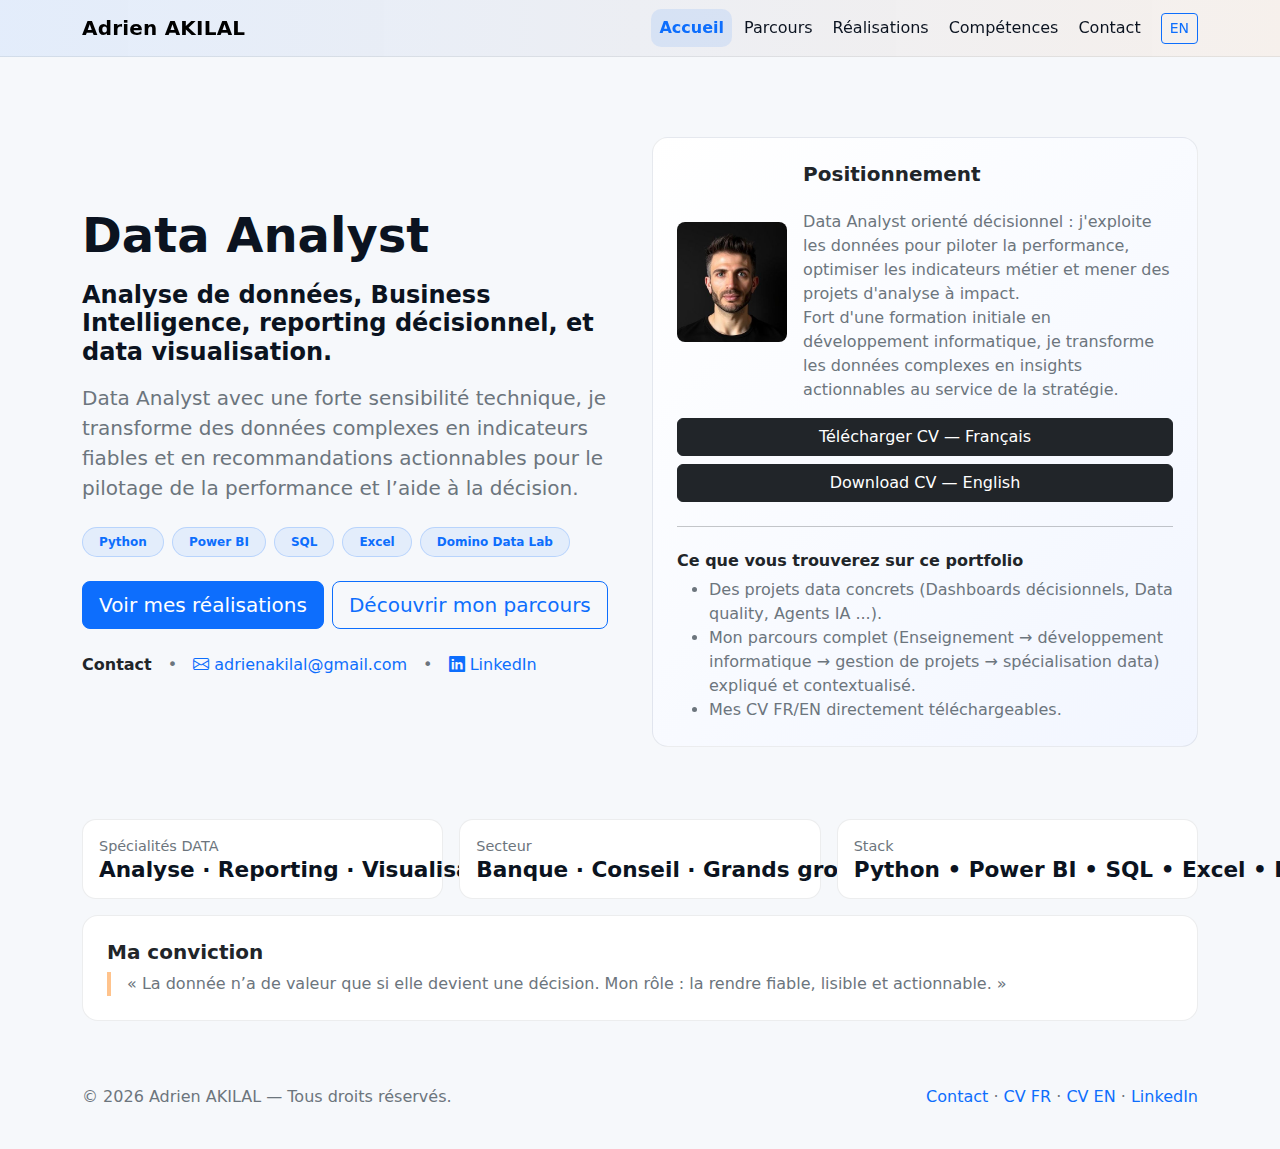
<file: index.html>
<!doctype html>
<html lang="fr">
<head>
  <meta charset="utf-8" />
  <meta name="viewport" content="width=device-width, initial-scale=1" />
  <title>Adrien AKILAL — Data Analyst</title>
  <meta name="description" content="Portfolio de Adrien AKILAL : Data Analyst orienté analyse, BI, reporting décisionnel et web analytics." />
  <link href="https://cdn.jsdelivr.net/npm/bootstrap@5.3.3/dist/css/bootstrap.min.css" rel="stylesheet">
  <link rel="stylesheet" href="https://cdn.jsdelivr.net/npm/bootstrap-icons@1.11.3/font/bootstrap-icons.css">
  <link href="assets/css/styles.css" rel="stylesheet">
</head>
<body>

<nav class="navbar navbar-expand-lg sticky-top">
  <div class="container">
    <a class="navbar-brand fw-bold" href="index.html">Adrien AKILAL</a>
    <button class="navbar-toggler" type="button" data-bs-toggle="collapse" data-bs-target="#nav">
      <span class="navbar-toggler-icon"></span>
    </button>
    <div id="nav" class="collapse navbar-collapse">
      <ul class="navbar-nav ms-auto align-items-lg-center gap-1">
        <li class="nav-item"><a class="nav-link active" href="index.html">Accueil</a></li><li class="nav-item"><a class="nav-link" href="experience.html">Parcours</a></li><li class="nav-item"><a class="nav-link" href="projects.html">Réalisations</a></li><li class="nav-item"><a class="nav-link" href="skills.html">Compétences</a></li><li class="nav-item"><a class="nav-link" href="contact.html">Contact</a></li>
        <li class="nav-item ms-lg-2">
          <a class="btn btn-outline-primary btn-sm" href="en/index.html">EN</a>
        </li>
      </ul>
    </div>
  </div>
</nav>

<header class="hero">
  <div class="container">
    <div class="row align-items-center g-4">
      <div class="col-lg-6">
        <div class="d-flex align-items-center gap-2 mb-3 mobile-header-layout">
          <h1 class="display-5 fw-bold mb-0">Data Analyst</h1>
          <img src="assets/img/avatar.jpeg" alt="Adrien AKILAL" width="120" height="120" class="rounded-3 d-lg-none avatar-mobile">
        </div>
        <h4 class="h4 fw-bold mb-3 mt-3">Analyse de données, Business Intelligence, reporting décisionnel, et data visualisation.</h4>

        <p class="lead text-secondary mb-4">
          Data Analyst avec une forte sensibilité technique, je transforme des données complexes en indicateurs fiables
          et en recommandations actionnables pour le pilotage de la performance et l’aide à la décision.
        </p>

        <div class="d-flex flex-wrap gap-2 mb-4">
          <span class="badge rounded-pill badge-skill px-3 py-2">Python</span>
          <span class="badge rounded-pill badge-skill px-3 py-2">Power BI</span>
          <span class="badge rounded-pill badge-skill px-3 py-2">SQL</span>
          <span class="badge rounded-pill badge-skill px-3 py-2">Excel</span>
          <span class="badge rounded-pill badge-skill px-3 py-2">Domino Data Lab</span>
        </div>

        <div class="d-flex flex-wrap gap-2">
          <a class="btn btn-primary btn-lg" href="projects.html">Voir mes réalisations</a>
          <a class="btn btn-outline-primary btn-lg" href="experience.html">Découvrir mon parcours</a>
        </div>

        <div class="mt-4 text-secondary">
          <div class="d-flex flex-wrap align-items-center gap-3">
            <strong class="text-dark">Contact</strong>
            <span>•</span>
            <a class="small-link" href="mailto:adrienakilal@gmail.com">
              <i class="bi bi-envelope"></i> adrienakilal@gmail.com
            </a>
            <span>•</span>
            <a class="small-link" href="https://linkedin.com/in/adrien-akilal" target="_blank" rel="noopener">
              <i class="bi bi-linkedin"></i> LinkedIn
            </a>
          </div>
        </div>
      </div>

      <div class="col-lg-6">
        <div class="card hero-card p-4">
          <div class="d-flex align-items-center gap-3 mb-3">
            <img src="assets/img/avatar.jpeg" alt="Adrien AKILAL" width="120" height="120" class="rounded-3 d-none d-lg-block">
            <div>
              <h2 class="h5 fw-bold mb-0">Positionnement</h2><br>
              <div class="text-secondary">
                Data Analyst orienté décisionnel : j'exploite les données pour piloter la performance, optimiser les indicateurs métier et mener des projets d'analyse à impact. <br>
                Fort d'une formation initiale en développement informatique, je transforme les données complexes en insights actionnables au service de la stratégie.
              </div>
            </div>
          </div>
          <div class="d-grid gap-2">
            <a class="btn btn-dark" href="assets/pdf/CV_Adrien_AKILAL_FR.pdf" target="_blank" rel="noopener">Télécharger CV — Français</a>
            <a class="btn btn-dark" href="assets/pdf/CV_Adrien_AKILAL_EN.pdf" target="_blank" rel="noopener">Download CV — English</a>
          </div>
          <hr class="my-4">
          <h3 class="h6 fw-bold mb-2">Ce que vous trouverez sur ce portfolio</h3>
          <ul class="text-secondary mb-0">
            <li>Des projets data concrets (Dashboards décisionnels, Data quality, Agents IA ...).</li>
            <li>Mon parcours complet (Enseignement → développement informatique → gestion de projets → spécialisation data) expliqué et contextualisé.</li>
            <li>Mes CV FR/EN directement téléchargeables.</li>
          </ul>
        </div>
      </div>
    </div>
  </div>
</header>

<section class="py-4">
  <div class="container">
    <div class="row g-3">
      <div class="col-md-4">
        <div class="kpi">
          <div class="label">Spécialités DATA</div>
          <div class="value">Analyse · Reporting · Visualisation</div>
        </div>
      </div>
      <div class="col-md-4">
        <div class="kpi">
          <div class="label">Secteur</div>
          <div class="value">Banque · Conseil · Grands groupes</div>
        </div>
      </div>
      <div class="col-md-4">
        <div class="kpi">
          <div class="label">Stack</div>
          <div class="value">Python • Power BI • SQL • Excel • Domino Data Lab</div>
        </div>
      </div>
    </div>

    <div class="card p-4 mt-3">
      <h2 class="h5 fw-bold mb-2">Ma conviction</h2>
      <blockquote class="mb-0">
        « La donnée n’a de valeur que si elle devient une décision. Mon rôle : la rendre fiable, lisible et actionnable. »
      </blockquote>
    </div>
  </div>
</section>

<footer class="footer">
  <div class="container d-flex flex-wrap justify-content-between align-items-center gap-2">
    <div>© <span id="y"></span> Adrien AKILAL — Tous droits réservés.</div>
    <div class="text-secondary">
      <a class="small-link" href="contact.html">Contact</a> ·
      <a class="small-link" href="assets/pdf/CV_Adrien_AKILAL_FR.pdf" target="_blank" rel="noopener">CV FR</a> ·
      <a class="small-link" href="assets/pdf/CV_Adrien_AKILAL_EN.pdf" target="_blank" rel="noopener">CV EN</a> ·
      <a class="small-link" href="https://linkedin.com/in/adrien-akilal" target="_blank" rel="noopener">LinkedIn</a>
    </div>
  </div>
</footer>
<script src="https://cdn.jsdelivr.net/npm/bootstrap@5.3.3/dist/js/bootstrap.bundle.min.js"></script>
<script>document.getElementById("y").textContent = new Date().getFullYear();</script>
</body>
</html>
</file>
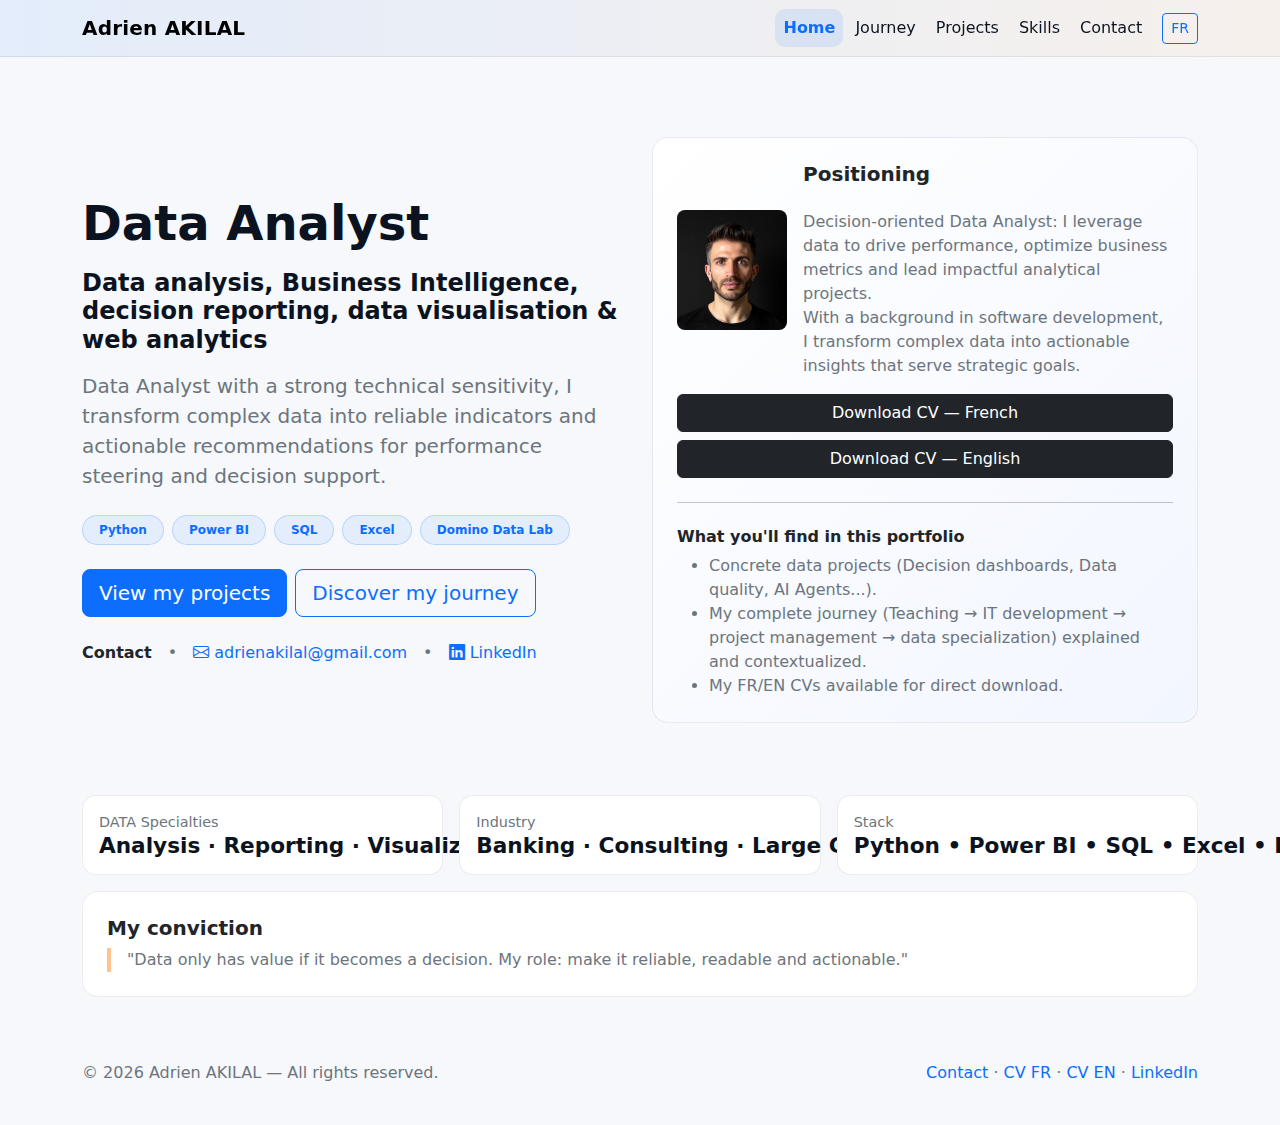
<file: en/index.html>
<!doctype html>
<html lang="en">
<head>
  <meta charset="utf-8" />
  <meta name="viewport" content="width=device-width, initial-scale=1" />
  <title>Adrien AKILAL — Data Analyst</title>
  <meta name="description" content="Portfolio of Adrien AKILAL: Data Analyst specializing in analysis, BI, decision reporting and web analytics." />
  <link href="https://cdn.jsdelivr.net/npm/bootstrap@5.3.3/dist/css/bootstrap.min.css" rel="stylesheet">
  <link rel="stylesheet" href="https://cdn.jsdelivr.net/npm/bootstrap-icons@1.11.3/font/bootstrap-icons.css">
  <link href="../assets/css/styles.css" rel="stylesheet">
</head>
<body>

<nav class="navbar navbar-expand-lg sticky-top">
  <div class="container">
    <a class="navbar-brand fw-bold" href="index.html">Adrien AKILAL</a>
    <button class="navbar-toggler" type="button" data-bs-toggle="collapse" data-bs-target="#nav">
      <span class="navbar-toggler-icon"></span>
    </button>
    <div id="nav" class="collapse navbar-collapse">
      <ul class="navbar-nav ms-auto align-items-lg-center gap-1">
        <li class="nav-item"><a class="nav-link active" href="index.html">Home</a></li><li class="nav-item"><a class="nav-link" href="experience.html">Journey</a></li><li class="nav-item"><a class="nav-link" href="projects.html">Projects</a></li><li class="nav-item"><a class="nav-link" href="skills.html">Skills</a></li><li class="nav-item"><a class="nav-link" href="contact.html">Contact</a></li>
        <li class="nav-item ms-lg-2">
          <a class="btn btn-outline-primary btn-sm" href="../index.html">FR</a>
        </li>
      </ul>
    </div>
  </div>
</nav>

<header class="hero">
  <div class="container">
    <div class="row align-items-center g-4">
      <div class="col-lg-6">
        <div class="d-flex align-items-center gap-2 mb-3 mobile-header-layout">
          <h1 class="display-5 fw-bold mb-0">Data Analyst</h1>
          <img src="../assets/img/avatar.jpeg" alt="Adrien AKILAL" width="120" height="120" class="rounded-3 d-lg-none avatar-mobile">
        </div>
        <h4 class="h4 fw-bold mb-3 mt-3">Data analysis, Business Intelligence, decision reporting, data visualisation & web analytics</h4>

        <p class="lead text-secondary mb-4">
          Data Analyst with a strong technical sensitivity, I transform complex data into reliable indicators
          and actionable recommendations for performance steering and decision support.
        </p>

        <div class="d-flex flex-wrap gap-2 mb-4">
          <span class="badge rounded-pill badge-skill px-3 py-2">Python</span>
          <span class="badge rounded-pill badge-skill px-3 py-2">Power BI</span>
          <span class="badge rounded-pill badge-skill px-3 py-2">SQL</span>
          <span class="badge rounded-pill badge-skill px-3 py-2">Excel</span>
          <span class="badge rounded-pill badge-skill px-3 py-2">Domino Data Lab</span>
        </div>

        <div class="d-flex flex-wrap gap-2">
          <a class="btn btn-primary btn-lg" href="projects.html">View my projects</a>
          <a class="btn btn-outline-primary btn-lg" href="experience.html">Discover my journey</a>
        </div>

        <div class="mt-4 text-secondary">
          <div class="d-flex flex-wrap align-items-center gap-3">
            <strong class="text-dark">Contact</strong>
            <span>•</span>
            <a class="small-link" href="mailto:adrienakilal@gmail.com">
              <i class="bi bi-envelope"></i> adrienakilal@gmail.com
            </a>
            <span>•</span>
            <a class="small-link" href="https://linkedin.com/in/adrien-akilal" target="_blank" rel="noopener">
              <i class="bi bi-linkedin"></i> LinkedIn
            </a>
          </div>
        </div>
      </div>

      <div class="col-lg-6">
        <div class="card hero-card p-4">
          <div class="d-flex align-items-center gap-3 mb-3">
            <img src="../assets/img/avatar.jpeg" alt="Adrien AKILAL" width="120" height="120" class="rounded-3 d-none d-lg-block">
            <div>
              <h2 class="h5 fw-bold mb-0">Positioning</h2><br>
              <div class="text-secondary">
                Decision-oriented Data Analyst: I leverage data to drive performance, optimize business metrics and lead impactful analytical projects. <br>
                With a background in software development, I transform complex data into actionable insights that serve strategic goals.
              </div>
            </div>
          </div>
          <div class="d-grid gap-2">
            <a class="btn btn-dark" href="../assets/pdf/CV_Adrien_AKILAL_FR.pdf" target="_blank" rel="noopener">Download CV — French</a>
            <a class="btn btn-dark" href="../assets/pdf/CV_Adrien_AKILAL_EN.pdf" target="_blank" rel="noopener">Download CV — English</a>
          </div>
          <hr class="my-4">
          <h3 class="h6 fw-bold mb-2">What you'll find in this portfolio</h3>
          <ul class="text-secondary mb-0">
            <li>Concrete data projects (Decision dashboards, Data quality, AI Agents...).</li>
            <li>My complete journey (Teaching → IT development → project management → data specialization) explained and contextualized.</li>
            <li>My FR/EN CVs available for direct download.</li>
          </ul>
        </div>
      </div>
    </div>
  </div>
</header>

<section class="py-4">
  <div class="container">
    <div class="row g-3">
      <div class="col-md-4">
        <div class="kpi">
          <div class="label">DATA Specialties</div>
          <div class="value">Analysis · Reporting · Visualization</div>
        </div>
      </div>
      <div class="col-md-4">
        <div class="kpi">
          <div class="label">Industry</div>
          <div class="value">Banking · Consulting · Large Groups</div>
        </div>
      </div>
      <div class="col-md-4">
        <div class="kpi">
          <div class="label">Stack</div>
          <div class="value">Python • Power BI • SQL • Excel • Domino Data Lab</div>
        </div>
      </div>
    </div>

    <div class="card p-4 mt-3">
      <h2 class="h5 fw-bold mb-2">My conviction</h2>
      <blockquote class="mb-0">
        "Data only has value if it becomes a decision. My role: make it reliable, readable and actionable."
      </blockquote>
    </div>
  </div>
</section>

<footer class="footer">
  <div class="container d-flex flex-wrap justify-content-between align-items-center gap-2">
    <div>© <span id="y"></span> Adrien AKILAL — All rights reserved.</div>
    <div class="text-secondary">
      <a class="small-link" href="contact.html">Contact</a> ·
      <a class="small-link" href="../assets/pdf/CV_Adrien_AKILAL_FR.pdf" target="_blank" rel="noopener">CV FR</a> ·
      <a class="small-link" href="../assets/pdf/CV_Adrien_AKILAL_EN.pdf" target="_blank" rel="noopener">CV EN</a> ·
      <a class="small-link" href="https://linkedin.com/in/adrien-akilal" target="_blank" rel="noopener">LinkedIn</a>
    </div>
  </div>
</footer>
<script src="https://cdn.jsdelivr.net/npm/bootstrap@5.3.3/dist/js/bootstrap.bundle.min.js"></script>
<script>document.getElementById("y").textContent = new Date().getFullYear();</script>
</body>
</html>
</file>
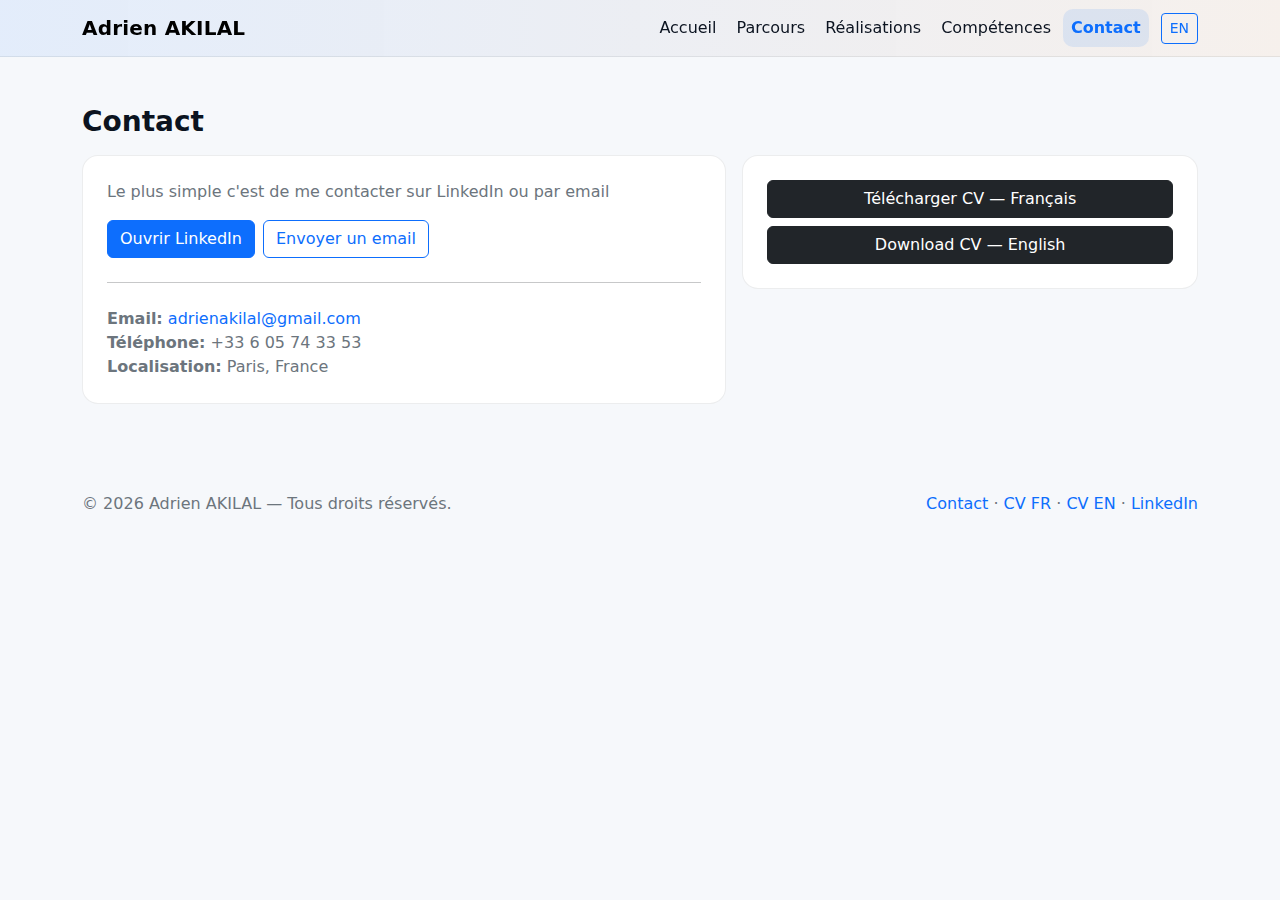
<file: contact.html>
<!doctype html>
<html lang="fr">
<head>
  <meta charset="utf-8" />
  <meta name="viewport" content="width=device-width, initial-scale=1" />
  <title>Contact — Adrien AKILAL</title>
  <meta name="description" content="Contact, CV et liens." />
  <link href="https://cdn.jsdelivr.net/npm/bootstrap@5.3.3/dist/css/bootstrap.min.css" rel="stylesheet">
  <link href="assets/css/styles.css" rel="stylesheet">
</head>
<body>

<nav class="navbar navbar-expand-lg sticky-top">
  <div class="container">
    <a class="navbar-brand fw-bold" href="index.html">Adrien AKILAL</a>
    <button class="navbar-toggler" type="button" data-bs-toggle="collapse" data-bs-target="#nav">
      <span class="navbar-toggler-icon"></span>
    </button>
    <div id="nav" class="collapse navbar-collapse">
      <ul class="navbar-nav ms-auto align-items-lg-center gap-1">
        <li class="nav-item"><a class="nav-link" href="index.html">Accueil</a></li><li class="nav-item"><a class="nav-link" href="experience.html">Parcours</a></li><li class="nav-item"><a class="nav-link" href="projects.html">Réalisations</a></li><li class="nav-item"><a class="nav-link" href="skills.html">Compétences</a></li><li class="nav-item"><a class="nav-link active" href="contact.html">Contact</a></li>
        <li class="nav-item ms-lg-2">
          <a class="btn btn-outline-primary btn-sm" href="en/contact.html">EN</a>
        </li>
      </ul>
    </div>
  </div>
</nav>

<main class="py-5">
  <div class="container">
    <h1 class="h3 fw-bold mb-3">Contact</h1>
    <div class="row g-3">
      <div class="col-lg-7">
        <div class="card p-4">
          <p class="text-secondary">Le plus simple c'est de me contacter sur LinkedIn ou par email</p>
          <div class="d-flex flex-wrap gap-2">
            <a class="btn btn-primary" href="https://linkedin.com/in/adrien-akilal" target="_blank" rel="noopener">Ouvrir LinkedIn</a>
            <a class="btn btn-outline-primary" href="mailto:adrienakilal@gmail.com">Envoyer un email</a>
          </div>
          <hr class="my-4">
          <div class="text-secondary"><div><strong>Email:</strong> <a class='small-link' href='mailto:adrienakilal@gmail.com'>adrienakilal@gmail.com</a></div><div><strong>Téléphone:</strong> +33 6 05 74 33 53</div><div><strong>Localisation:</strong> Paris, France</div></div>
        </div>
      </div>

      <div class="col-lg-5">
        <div class="card p-4">
          
          <div class="d-grid gap-2">
            <a class="btn btn-dark" href="assets/pdf/CV_Adrien_AKILAL_FR.pdf" target="_blank" rel="noopener">Télécharger CV — Français</a>
            <a class="btn btn-dark" href="assets/pdf/CV_Adrien_AKILAL_EN.pdf" target="_blank" rel="noopener">Download CV — English</a>
          </div>
        </div>
      </div>
    </div>
  </div>
</main>

<footer class="footer">
  <div class="container d-flex flex-wrap justify-content-between align-items-center gap-2">
    <div>© <span id="y"></span> Adrien AKILAL — Tous droits réservés.</div>
    <div class="text-secondary">
      <a class="small-link" href="contact.html">Contact</a> ·
      <a class="small-link" href="assets/pdf/CV_Adrien_AKILAL_FR.pdf" target="_blank" rel="noopener">CV FR</a> ·
      <a class="small-link" href="assets/pdf/CV_Adrien_AKILAL_EN.pdf" target="_blank" rel="noopener">CV EN</a> ·
      <a class="small-link" href="https://linkedin.com/in/adrien-akilal" target="_blank" rel="noopener">LinkedIn</a>
    </div>
  </div>
</footer>
<script src="https://cdn.jsdelivr.net/npm/bootstrap@5.3.3/dist/js/bootstrap.bundle.min.js"></script>
<script>document.getElementById("y").textContent = new Date().getFullYear();</script>
</body>
</html>
</file>
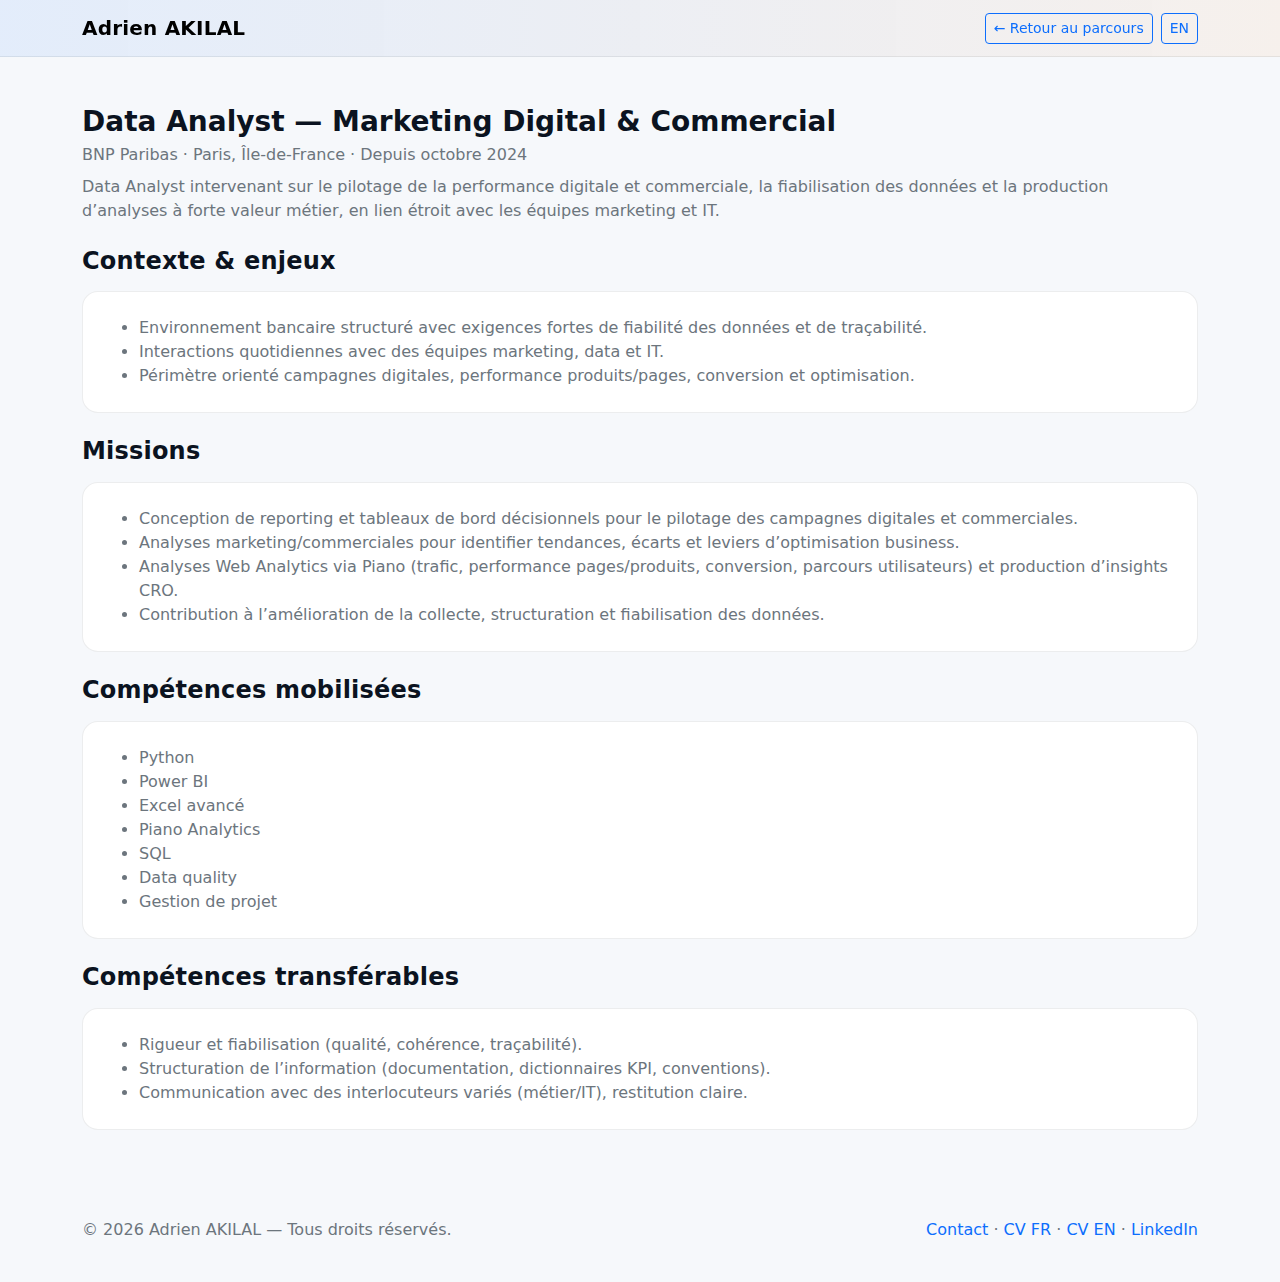
<file: experience-bnp.html>
<!doctype html>
<html lang="fr">
<head>
  <meta charset="utf-8" />
  <meta name="viewport" content="width=device-width, initial-scale=1" />
  <title>BNP Paribas — Adrien AKILAL</title>
  <meta name="description" content="Data Analyst : pilotage de la performance, fiabilisation des données, analyses et web analytics (Piano) en environnement bancaire." />
  <link href="https://cdn.jsdelivr.net/npm/bootstrap@5.3.3/dist/css/bootstrap.min.css" rel="stylesheet">
  <link href="assets/css/styles.css" rel="stylesheet">
</head>
<body>

<nav class="navbar sticky-top">
  <div class="container">
    <a class="navbar-brand fw-bold" href="index.html">Adrien AKILAL</a>
    <div class="d-flex gap-2">
      <a class="btn btn-outline-primary btn-sm" href="experience.html">← Retour au parcours</a>
      <a class="btn btn-outline-primary btn-sm" href="en/experience-bnp.html">EN</a>
    </div>
  </div>
</nav>

<main class="py-5">
  <div class="container">
    <header class="mb-4">
      <h1 class="h3 fw-bold mb-1">Data Analyst — Marketing Digital & Commercial</h1>
      <p class="text-secondary mb-0">BNP Paribas · Paris, Île-de-France · Depuis octobre 2024</p>
      <p class="text-secondary mt-2 mb-0">
        Data Analyst intervenant sur le pilotage de la performance digitale et commerciale, la fiabilisation des données
        et la production d’analyses à forte valeur métier, en lien étroit avec les équipes marketing et IT.
      </p>
    </header>

    <section class="mb-4">
      <h2 class="h4 fw-bold section-title mb-3">Contexte & enjeux</h2>
      <div class="card p-4">
        <ul class="text-secondary mb-0">
          <li>Environnement bancaire structuré avec exigences fortes de fiabilité des données et de traçabilité.</li>
          <li>Interactions quotidiennes avec des équipes marketing, data et IT.</li>
          <li>Périmètre orienté campagnes digitales, performance produits/pages, conversion et optimisation.</li>
        </ul>
      </div>
    </section>

    <section class="mb-4">
      <h2 class="h4 fw-bold section-title mb-3">Missions</h2>
      <div class="card p-4">
        <ul class="text-secondary mb-0">
          <li>Conception de reporting et tableaux de bord décisionnels pour le pilotage des campagnes digitales et commerciales.</li>
          <li>Analyses marketing/commerciales pour identifier tendances, écarts et leviers d’optimisation business.</li>
          <li>Analyses Web Analytics via Piano (trafic, performance pages/produits, conversion, parcours utilisateurs) et production d’insights CRO.</li>
          <li>Contribution à l’amélioration de la collecte, structuration et fiabilisation des données.</li>
        </ul>
      </div>
    </section>

    <!--<section class="mb-4">
      <h2 class="h4 fw-bold section-title mb-3">Projets</h2>
      <div class="row g-3">

        <div class="col-lg-6">
          <div class="card card-hover p-4 h-100">
            <h3 class="h5 fw-bold mb-2">Cockpit Data — pilotage décisionnel multi-sources</h3>
            <p class="text-secondary mb-2"><strong>Objectif:</strong> Centraliser et fiabiliser les indicateurs clés pour piloter la performance (campagnes, canaux, segments, périodes) avec une lecture métier immédiate.</p>
            <div class="text-secondary mb-2"><strong>Ce que j’ai fait:</strong>
              <ul class="mb-0"><li>Structuration des sources et règles de qualité (cohérence, doublons, granularité).</li><li>Modélisation et mesures Power BI (KPI, variations, comparaisons, tendances).</li><li>Mise en place d’une logique de livraison itérative (V1/V2), documentation et accompagnement utilisateurs.</li></ul>
            </div>
            <div class="text-secondary mb-2"><strong>Livrables:</strong>
              <ul class="mb-0"><li>Dashboard Power BI (cockpit)</li><li>Dictionnaire KPI & règles de calcul</li><li>Notes de version / roadmap d’évolutions</li></ul>
            </div>
            <p class="text-secondary mb-0"><strong>Stack:</strong> Power BI · Excel · SQL · Jira/Confluence</p>
          </div>
        </div>

        <div class="col-lg-6">
          <div class="card card-hover p-4 h-100">
            <h3 class="h5 fw-bold mb-2">Pilotage comparateurs — performance & qualité des leads</h3>
            <p class="text-secondary mb-2"><strong>Objectif:</strong> Suivre les comparateurs de A à Z (acquisition → lead → performance) et identifier les leviers d’optimisation (qualité, volumes, conversion).</p>
            <div class="text-secondary mb-2"><strong>Ce que j’ai fait:</strong>
              <ul class="mb-0"><li>Construction d’indicateurs de performance par comparateur, parcours et funnel.</li><li>Analyses exploratoires sur les profils prospects (segments, comportements, besoins) pour guider les actions marketing.</li><li>Mise en place d’un suivi de fiabilité des données et d’alertes sur les anomalies.</li></ul>
            </div>
            <div class="text-secondary mb-2"><strong>Livrables:</strong>
              <ul class="mb-0"><li>Dashboards performance comparateurs</li><li>Fiches profils / insights marketing</li><li>Suivi qualité & cohérence des données</li></ul>
            </div>
            <p class="text-secondary mb-0"><strong>Stack:</strong> Power BI · Excel · Piano Analytics · SQL</p>
          </div>
        </div>

        <div class="col-lg-6">
          <div class="card card-hover p-4 h-100">
            <h3 class="h5 fw-bold mb-2">Restructuration & challenge des bases clients</h3>
            <p class="text-secondary mb-2"><strong>Objectif:</strong> Challenger les bases de données clients existantes, améliorer la structuration et faciliter l’exploitation analytique (profil/ besoin/ segmentation).</p>
            <div class="text-secondary mb-2"><strong>Ce que j’ai fait:</strong>
              <ul class="mb-0"><li>Analyse des champs, historique, évolutions et cohérence entre tables.</li><li>Recommandations de normalisation, enrichissement et conventions de nommage.</li><li>Formalisation d’expressions de besoins et suivi des itérations jusqu’à mise en production.</li></ul>
            </div>
            <div class="text-secondary mb-2"><strong>Livrables:</strong>
              <ul class="mb-0"><li>Cartographie des données utiles</li><li>Recommandations de structuration</li><li>Expression de besoin (V1/V2) + suivi prod</li></ul>
            </div>
            <p class="text-secondary mb-0"><strong>Stack:</strong> SQL · Excel · Confluence · Data modeling</p>
          </div>
        </div>

      </div>
    </section>-->

    <section class="mb-4">
      <h2 class="h4 fw-bold section-title mb-3">Compétences mobilisées</h2>
      <div class="card p-4">
        <ul class="text-secondary mb-0">
          <li>Python</li>
          <li>Power BI</li>
          <li>Excel avancé</li>
          <li>Piano Analytics</li>
          <li>SQL</li>
          <li>Data quality</li>
          <li>Gestion de projet</li>
        </ul>
      </div>
    </section>

    <section>
      <h2 class="h4 fw-bold section-title mb-3">Compétences transférables</h2>
      <div class="card p-4">
        <ul class="text-secondary mb-0">
          <li>Rigueur et fiabilisation (qualité, cohérence, traçabilité).</li>
          <li>Structuration de l’information (documentation, dictionnaires KPI, conventions).</li>
          <li>Communication avec des interlocuteurs variés (métier/IT), restitution claire.</li>
        </ul>
      </div>
    </section>
  </div>
</main>

<footer class="footer">
  <div class="container d-flex flex-wrap justify-content-between align-items-center gap-2">
    <div>© <span id="y"></span> Adrien AKILAL — Tous droits réservés.</div>
    <div class="text-secondary">
      <a class="small-link" href="contact.html">Contact</a> ·
      <a class="small-link" href="assets/pdf/CV_Adrien_AKILAL_FR.pdf" target="_blank" rel="noopener">CV FR</a> ·
      <a class="small-link" href="assets/pdf/CV_Adrien_AKILAL_EN.pdf" target="_blank" rel="noopener">CV EN</a> ·
      <a class="small-link" href="https://linkedin.com/in/adrien-akilal" target="_blank" rel="noopener">LinkedIn</a>
    </div>
  </div>
</footer>
<script src="https://cdn.jsdelivr.net/npm/bootstrap@5.3.3/dist/js/bootstrap.bundle.min.js"></script>
<script>document.getElementById("y").textContent = new Date().getFullYear();</script>
</body>
</html>
</file>
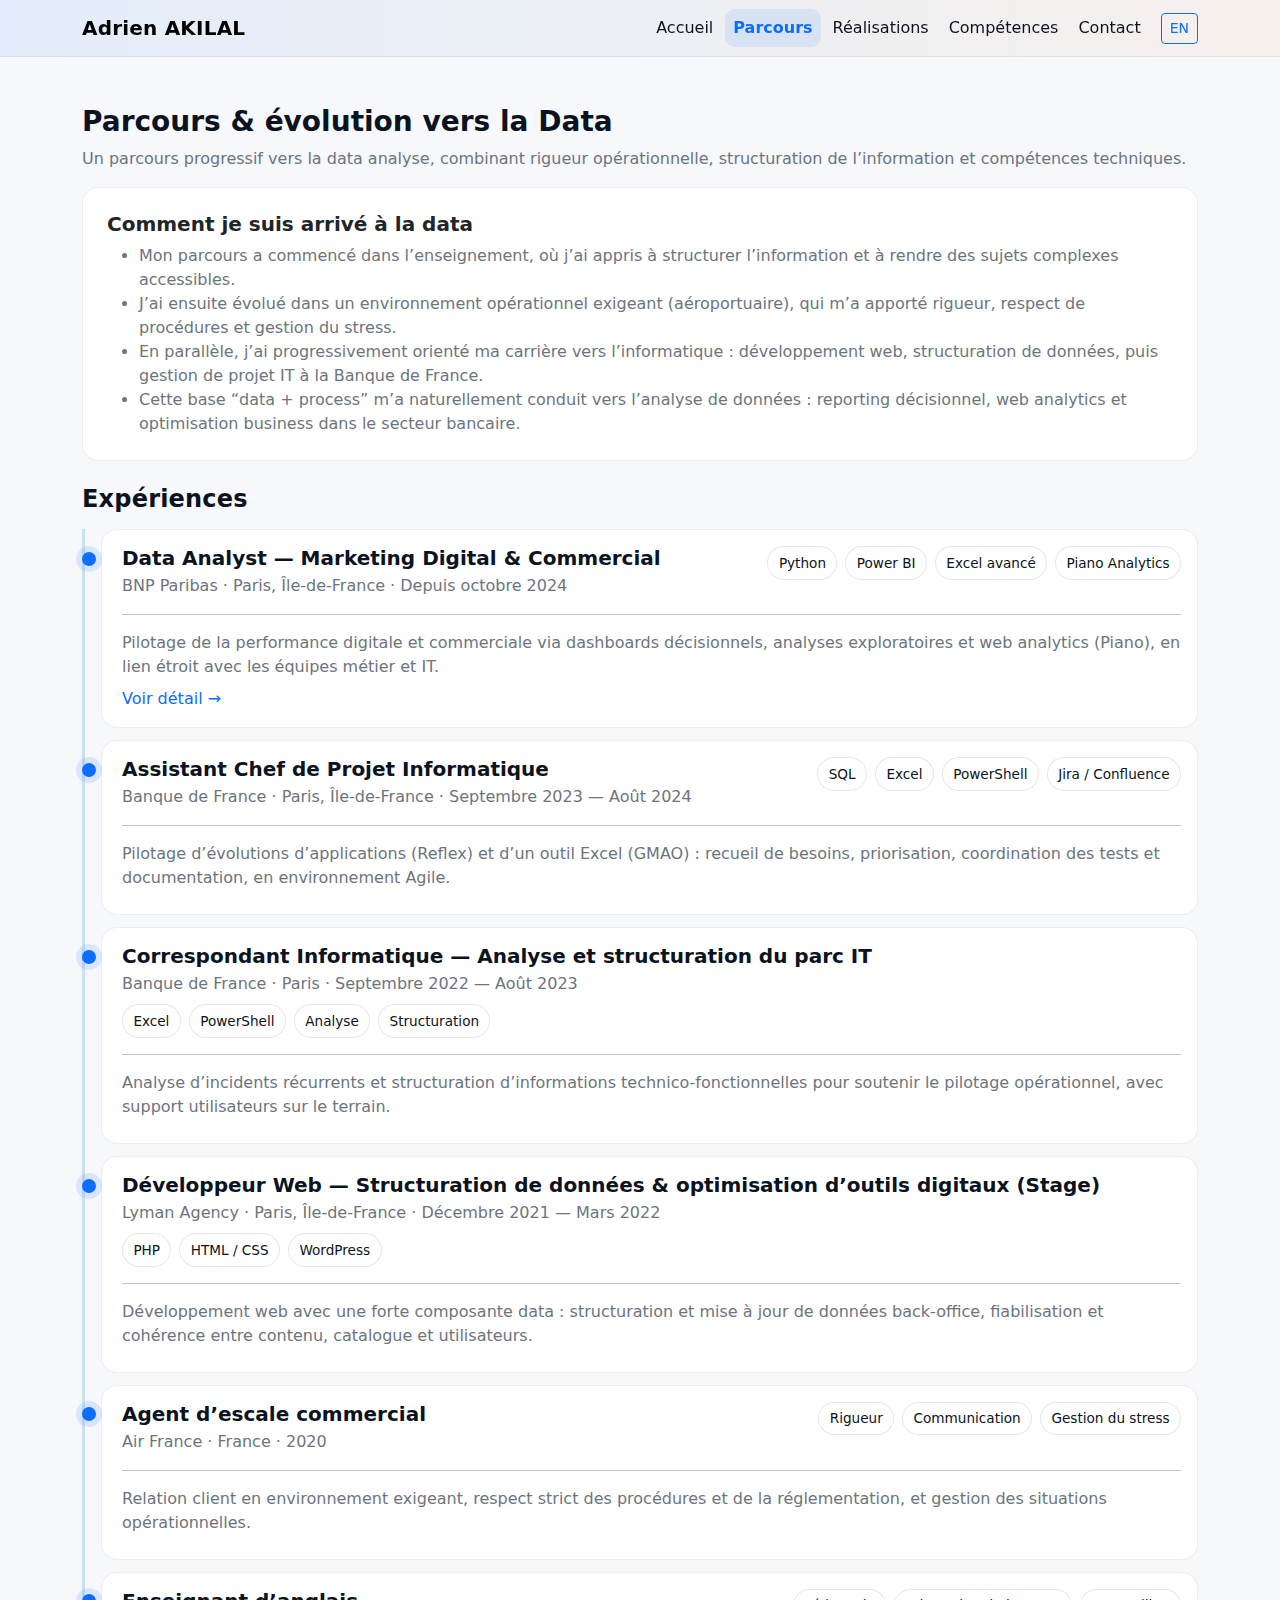
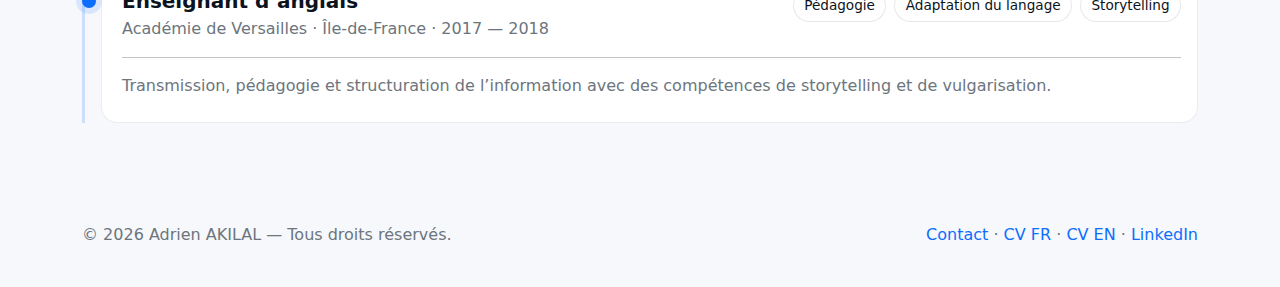
<file: experience.html>
<!doctype html>
<html lang="fr">
<head>
  <meta charset="utf-8" />
  <meta name="viewport" content="width=device-width, initial-scale=1" />
  <title>Parcours — Adrien AKILAL</title>
  <meta name="description" content="Parcours complet et évolution vers la data analyse, avec détail des expériences." />
  <link href="https://cdn.jsdelivr.net/npm/bootstrap@5.3.3/dist/css/bootstrap.min.css" rel="stylesheet">
  <link href="assets/css/styles.css" rel="stylesheet">
</head>
<body>

<nav class="navbar navbar-expand-lg sticky-top">
  <div class="container">
    <a class="navbar-brand fw-bold" href="index.html">Adrien AKILAL</a>
    <button class="navbar-toggler" type="button" data-bs-toggle="collapse" data-bs-target="#nav">
      <span class="navbar-toggler-icon"></span>
    </button>
    <div id="nav" class="collapse navbar-collapse">
      <ul class="navbar-nav ms-auto align-items-lg-center gap-1">
        <li class="nav-item"><a class="nav-link" href="index.html">Accueil</a></li><li class="nav-item"><a class="nav-link active" href="experience.html">Parcours</a></li><li class="nav-item"><a class="nav-link" href="projects.html">Réalisations</a></li><li class="nav-item"><a class="nav-link" href="skills.html">Compétences</a></li><li class="nav-item"><a class="nav-link" href="contact.html">Contact</a></li>
        <li class="nav-item ms-lg-2">
          <a class="btn btn-outline-primary btn-sm" href="en/experience.html">EN</a>
        </li>
      </ul>
    </div>
  </div>
</nav>

<main class="py-5">
  <div class="container">
    <header class="mb-4">
      <h1 class="h3 fw-bold mb-2">Parcours & évolution vers la Data</h1>
      <p class="text-secondary mb-3">
        Un parcours progressif vers la data analyse, combinant rigueur opérationnelle, structuration de l’information et compétences techniques.
      </p>
      <div class="card p-4">
        <h2 class="h5 fw-bold mb-2">Comment je suis arrivé à la data</h2>
        <ul class="text-secondary mb-0">
          <li>Mon parcours a commencé dans l’enseignement, où j’ai appris à structurer l’information et à rendre des sujets complexes accessibles.</li>
          <li>J’ai ensuite évolué dans un environnement opérationnel exigeant (aéroportuaire), qui m’a apporté rigueur, respect de procédures et gestion du stress.</li>
          <li>En parallèle, j’ai progressivement orienté ma carrière vers l’informatique : développement web, structuration de données, puis gestion de projet IT à la Banque de France.</li>
          <li>Cette base “data + process” m’a naturellement conduit vers l’analyse de données : reporting décisionnel, web analytics et optimisation business dans le secteur bancaire.</li>
        </ul>
      </div>
    </header>

    <section>
      <h2 class="h4 fw-bold section-title mb-3">Expériences</h2>
      <div class="timeline">

<div class="item">
  <div class="dot"></div>
  <div class="d-flex justify-content-between flex-wrap gap-2">
    <div>
      <h2 class="h5 fw-bold mb-1">Data Analyst — Marketing Digital & Commercial</h2>
      <div class="text-secondary">BNP Paribas · Paris, Île-de-France · Depuis octobre 2024</div>
    </div>
    <div class="d-flex gap-2 align-items-start"><span class="tag">Python</span><span class="tag">Power BI</span><span class="tag">Excel avancé</span><span class="tag">Piano Analytics</span></div>
  </div>
  <hr>
  <p class="text-secondary mb-2">Pilotage de la performance digitale et commerciale via dashboards décisionnels, analyses exploratoires et web analytics (Piano), en lien étroit avec les équipes métier et IT.</p>
  <a class="small-link" href="experience-bnp.html">Voir détail →</a>
</div>

<div class="item">
  <div class="dot"></div>
  <div class="d-flex justify-content-between flex-wrap gap-2">
    <div>
      <h2 class="h5 fw-bold mb-1">Assistant Chef de Projet Informatique</h2>
      <div class="text-secondary">Banque de France · Paris, Île-de-France · Septembre 2023 — Août 2024</div>
    </div>
    <div class="d-flex gap-2 align-items-start"><span class="tag">SQL</span><span class="tag">Excel</span><span class="tag">PowerShell</span><span class="tag">Jira / Confluence</span></div>
  </div>
  <hr>
  <p class="text-secondary mb-2">Pilotage d’évolutions d’applications (Reflex) et d’un outil Excel (GMAO) : recueil de besoins, priorisation, coordination des tests et documentation, en environnement Agile.</p>
  <!--<a class="small-link" href="experience-bdf-pm.html">Voir détail →</a>-->
</div>

<div class="item">
  <div class="dot"></div>
  <div class="d-flex justify-content-between flex-wrap gap-2">
    <div>
      <h2 class="h5 fw-bold mb-1">Correspondant Informatique — Analyse et structuration du parc IT</h2>
      <div class="text-secondary">Banque de France · Paris · Septembre 2022 — Août 2023</div>
    </div>
    <div class="d-flex gap-2 align-items-start"><span class="tag">Excel</span><span class="tag">PowerShell</span><span class="tag">Analyse</span><span class="tag">Structuration</span></div>
  </div>
  <hr>
  <p class="text-secondary mb-2">Analyse d’incidents récurrents et structuration d’informations technico-fonctionnelles pour soutenir le pilotage opérationnel, avec support utilisateurs sur le terrain.</p>
  <!--<a class="small-link" href="experience-bdf-it.html">Voir détail →</a>-->
</div>

<div class="item">
  <div class="dot"></div>
  <div class="d-flex justify-content-between flex-wrap gap-2">
    <div>
      <h2 class="h5 fw-bold mb-1">Développeur Web — Structuration de données & optimisation d’outils digitaux (Stage)</h2>
      <div class="text-secondary">Lyman Agency · Paris, Île-de-France · Décembre 2021 — Mars 2022</div>
    </div>
    <div class="d-flex gap-2 align-items-start"><span class="tag">PHP</span><span class="tag">HTML / CSS</span><span class="tag">WordPress</span></div>
  </div>
  <hr>
  <p class="text-secondary mb-2">Développement web avec une forte composante data : structuration et mise à jour de données back-office, fiabilisation et cohérence entre contenu, catalogue et utilisateurs.</p>
  <!--<a class="small-link" href="experience-lyman.html">Voir détail →</a>-->
</div>

<div class="item">
  <div class="dot"></div>
  <div class="d-flex justify-content-between flex-wrap gap-2">
    <div>
      <h2 class="h5 fw-bold mb-1">Agent d’escale commercial</h2>
      <div class="text-secondary">Air France · France · 2020</div>
    </div>
    <div class="d-flex gap-2 align-items-start"><span class="tag">Rigueur</span><span class="tag">Communication</span><span class="tag">Gestion du stress</span></div>
  </div>
  <hr>
  <p class="text-secondary mb-2">Relation client en environnement exigeant, respect strict des procédures et de la réglementation, et gestion des situations opérationnelles.</p>
  <!--<a class="small-link" href="experience-airfrance.html">Voir détail →</a>-->
</div>

<div class="item">
  <div class="dot"></div>
  <div class="d-flex justify-content-between flex-wrap gap-2">
    <div>
      <h2 class="h5 fw-bold mb-1">Enseignant d’anglais</h2>
      <div class="text-secondary">Académie de Versailles · Île-de-France · 2017 — 2018</div>
    </div>
    <div class="d-flex gap-2 align-items-start"><span class="tag">Pédagogie</span><span class="tag">Adaptation du langage</span><span class="tag">Storytelling</span></div>
  </div>
  <hr>
  <p class="text-secondary mb-2">Transmission, pédagogie et structuration de l’information avec des compétences de storytelling et de vulgarisation.</p>
  <!--<a class="small-link" href="experience-teacher.html">Voir détail →</a>-->
</div>

      </div>
    </section>
  </div>
</main>

<footer class="footer">
  <div class="container d-flex flex-wrap justify-content-between align-items-center gap-2">
    <div>© <span id="y"></span> Adrien AKILAL — Tous droits réservés.</div>
    <div class="text-secondary">
      <a class="small-link" href="contact.html">Contact</a> ·
      <a class="small-link" href="assets/pdf/CV_Adrien_AKILAL_FR.pdf" target="_blank" rel="noopener">CV FR</a> ·
      <a class="small-link" href="assets/pdf/CV_Adrien_AKILAL_EN.pdf" target="_blank" rel="noopener">CV EN</a> ·
      <a class="small-link" href="https://linkedin.com/in/adrien-akilal" target="_blank" rel="noopener">LinkedIn</a>
    </div>
  </div>
</footer>
<script src="https://cdn.jsdelivr.net/npm/bootstrap@5.3.3/dist/js/bootstrap.bundle.min.js"></script>
<script>document.getElementById("y").textContent = new Date().getFullYear();</script>
</body>
</html>
</file>
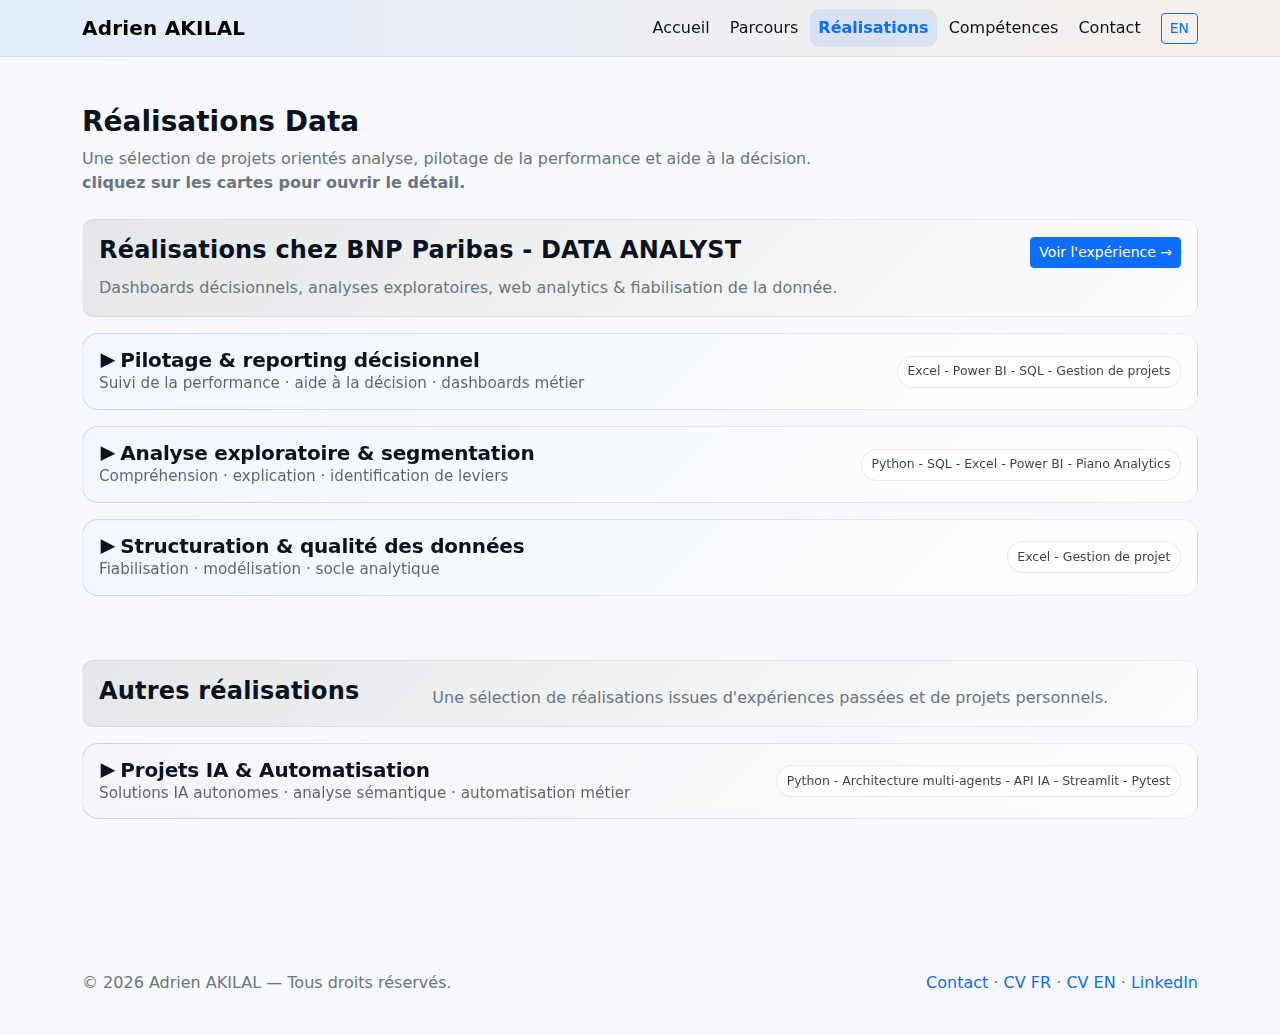
<file: projects.html>
<!doctype html>
<html lang="fr">
<head>
  <meta charset="utf-8" />
  <meta name="viewport" content="width=device-width, initial-scale=1" />
  <title>Réalisations — Adrien AKILAL</title>
  <meta name="description" content="Réalisations data : reporting décisionnel, analyses exploratoires, web analytics, qualité des données et projets IA." />
  <link href="https://cdn.jsdelivr.net/npm/bootstrap@5.3.3/dist/css/bootstrap.min.css" rel="stylesheet">
  <link href="assets/css/styles.css" rel="stylesheet">

  <style>
    :root{
      /* ✅ 2 COULEURS UNIQUES */
      --blue-soft: rgba(13,110,253,.12);
      --blue-strong: rgba(13,110,253,.25);

      --purple-soft: rgba(111,66,193,.14);
      --purple-strong: rgba(111,66,193,.28);

      --ink: #0b1220;
    }
    .projects-hero{
      background: linear-gradient(135deg, var(--blue-soft), var(--purple-soft));
      border: 1px solid rgba(0,0,0,.06);
      border-radius: 16px;
      padding: 18px 18px;
    }
    .rubric{
      border-radius: 16px;
      border: 1px solid rgba(0,0,0,.06);
      overflow: hidden;
    }
    .rubric .rubric-bar{
      display:flex;
      gap:10px;
      align-items:center;
      justify-content:space-between;
      padding: 14px 16px;
      background: rgba(255,255,255,.65);
      backdrop-filter: blur(6px);
      cursor: pointer;
      transition: background .2s ease;
    }
    .rubric .rubric-bar:hover{
      background: rgba(255,255,255,.85);
    }
    .rubric .rubric-title{
      margin:0;
      font-weight: 800;
      color: var(--ink);
      letter-spacing: -.2px;
    }
    .rubric .rubric-sub{
      margin: 0;
      color: rgba(11,18,32,.65);
      font-size: .95rem;
    }
    .rubric .rubric-badge{
      font-size: .78rem;
      padding: .35rem .6rem;
      border-radius: 999px;
      border: 1px solid rgba(0,0,0,.08);
      background: rgba(255,255,255,.75);
      color: rgba(11,18,32,.8);
      white-space: nowrap;
    }

    /* ✅ TOUTES LES RUBRIQUES BNP EN BLEU */
    .rubric--pilotage{ background: linear-gradient(135deg, var(--blue-soft), rgba(255,255,255,.65)); }
    .rubric--exploratoire{ background: linear-gradient(135deg, var(--blue-soft), rgba(255,255,255,.65)); }
    .rubric--qualite{ background: linear-gradient(135deg, var(--blue-soft), rgba(255,255,255,.65)); }

    .preview-card{
      border-radius: 16px !important;
      border: 1px solid rgba(0,0,0,.06) !important;
      box-shadow: 0 10px 24px rgba(0,0,0,.05);
      transition: transform .12s ease, box-shadow .12s ease, border-color .12s ease;
      position: relative;
      overflow: hidden;
    }
    .preview-card:hover{
      transform: translateY(-2px);
      box-shadow: 0 14px 32px rgba(0,0,0,.08);
    }
    .preview-card:focus{
      outline: 2px solid rgba(13,110,253,.35);
      outline-offset: 2px;
    }
    .preview-card::before{
      content:"";
      position:absolute;
      inset: 0 0 auto 0;
      height: 64px;
      opacity: .85;
    }
    .preview-card > *{ position: relative; z-index: 1; }

    /* ✅ BNP (BLEU) : pilotage + exploratoire + qualite */
    .preview-card.pilotage::before,
    .preview-card.exploratoire::before,
    .preview-card.qualite::before{
      background: linear-gradient(90deg, var(--blue-strong), var(--blue-soft));
    }
    .preview-card.pilotage:hover,
    .preview-card.exploratoire:hover,
    .preview-card.qualite:hover{
      border-color: var(--blue-strong) !important;
    }

    /* ✅ AUTRES RÉALISATIONS (VIOLET) : on ajoute la classe "other" aux 3 cartes */
    .preview-card.other::before{
      background: linear-gradient(90deg, var(--purple-strong), var(--purple-soft));
    }
    .preview-card.other:hover{
      border-color: var(--purple-strong) !important;
    }

    .preview-cta{
      display:flex;
      align-items:center;
      gap:8px;
      color: rgba(11,18,32,.65);
      font-size: .85rem;
      margin-top: 8px;
    }
    .preview-cta .dot{
      width: 8px; height: 8px; border-radius: 999px;
      background: rgba(13,110,253,.6);
    }

    /* ✅ DOTS BNP en BLEU */
    .preview-card.pilotage .dot,
    .preview-card.exploratoire .dot,
    .preview-card.qualite .dot{
      background: rgba(13,110,253,.6);
    }

    /* ✅ DOTS AUTRES en VIOLET */
    .preview-card.other .dot{
      background: rgba(111,66,193,.6);
    }

    .modal-content{
      border-radius: 18px;
      border: 1px solid rgba(0,0,0,.08);
      box-shadow: 0 24px 60px rgba(0,0,0,.18);
    }
    .modal-header{
      background: linear-gradient(135deg, var(--blue-soft), rgba(255,255,255,.8));
      border-bottom: 1px solid rgba(0,0,0,.06);
    }
    .modal-title{ color: var(--ink); }

    button.card{ background: transparent; }

    /* Collapse styles */
    .rubric-content {
      overflow: hidden;
      transition: max-height 0.3s ease, opacity 0.3s ease, margin 0.3s ease;
    }
    .rubric-content.collapsed {
      max-height: 0 !important;
      opacity: 0;
      margin-top: 0 !important;
      margin-bottom: 0 !important;
    }
    .collapse-icon {
      display: inline-block;
      transition: transform 0.3s ease;
      font-size: 1.2rem;
      line-height: 1;
    }
    .collapsed-section .collapse-icon {
      transform: rotate(-90deg);
    }

    /* Responsive layout for rubric bars */
    @media (max-width: 768px) {
      .rubric .rubric-bar {
        flex-direction: column;
        align-items: flex-start;
        gap: 8px;
      }
      .rubric .rubric-bar > div {
        width: 100%;
      }
      .rubric-badge {
        align-self: flex-start;
      }
    }
  </style>
</head>

<body>

<nav class="navbar navbar-expand-lg sticky-top">
  <div class="container">
    <a class="navbar-brand fw-bold" href="index.html">Adrien AKILAL</a>
    <button class="navbar-toggler" type="button" data-bs-toggle="collapse" data-bs-target="#nav">
      <span class="navbar-toggler-icon"></span>
    </button>
    <div id="nav" class="collapse navbar-collapse">
      <ul class="navbar-nav ms-auto align-items-lg-center gap-1">
        <li class="nav-item"><a class="nav-link" href="index.html">Accueil</a></li>
        <li class="nav-item"><a class="nav-link" href="experience.html">Parcours</a></li>
        <li class="nav-item"><a class="nav-link active" href="projects.html">Réalisations</a></li>
        <li class="nav-item"><a class="nav-link" href="skills.html">Compétences</a></li>
        <li class="nav-item"><a class="nav-link" href="contact.html">Contact</a></li>
        <li class="nav-item ms-lg-2">
          <a class="btn btn-outline-primary btn-sm" href="en/projects.html">EN</a>
        </li>
      </ul>
    </div>
  </div>
</nav>

<main class="py-5">
  <div class="container">

    <header class="mb-4">
      <div class="d-flex flex-wrap justify-content-between align-items-start gap-2">
        <div>
          <h1 class="h3 fw-bold mb-2">Réalisations Data</h1>
          <p class="text-secondary mb-0">
            Une sélection de projets orientés analyse, pilotage de la performance et aide à la décision. <br>
            <strong>cliquez sur les cartes pour ouvrir le détail.</strong>
          </p>
        </div>
      </div>
    </header>

    <!-- PARTIE 1 : EXPERIENCE ACTUELLE (BNP PARIBAS) -->
    <section class="mb-5">
      <div class="d-flex flex-wrap justify-content-between align-items-end gap-2 mb-3 p-3" style="background: linear-gradient(135deg, rgba(30, 30, 31, 0.08), rgba(255,255,255,.65)); border-radius: 12px; border: 1px solid rgba(0,0,0,.06);">
        <div>
          <h2 class="h4 fw-bold section-title mb-1">Réalisations chez BNP Paribas - DATA ANALYST</h2>
        </div>
        <div class="d-flex gap-2">
          <a class="btn btn-primary btn-sm" href="experience-bnp.html">Voir l'expérience →</a>
        </div>
        <div class="text-secondary">Dashboards décisionnels, analyses exploratoires, web analytics & fiabilisation de la donnée.</div> <br>
      </div>

      <!-- RUBRIQUE 1 : PILOTAGE -->
      <section class="mb-3 rubric rubric--pilotage collapsed-section" id="rubricPilotage">
        <div class="rubric-bar" onclick="toggleRubric('pilotage')">
          <div style="flex: 1;">
            <h3 class="h5 rubric-title">
              <span class="collapse-icon">▼</span>
              Pilotage & reporting décisionnel
            </h3>
            <p class="rubric-sub mb-0">Suivi de la performance · aide à la décision · dashboards métier</p>
          </div>
          <span class="rubric-badge">Excel - Power BI - SQL - Gestion de projets</span>
        </div>
      </section>

      <div class="row g-3 mb-4 rubric-content collapsed" id="pilotageContent">
        <!-- Preview 1 -->
        <div class="col-sm-6 col-lg-4">
          <button type="button" class="card preview-card pilotage p-3 h-100 w-100 text-start border-0"
                  data-bs-toggle="modal" data-bs-target="#p1Cockpit">
            <div class="d-flex justify-content-between align-items-start gap-2">
              <div>
                <div class="fw-bold">Pilotage business 360°</div>
                <div class="small text-secondary">Pilotage 360° — Direction</div>
                <div class="preview-cta"><span class="dot"></span><span>Ouvrir le détail</span></div>
              </div>
              <span class="tag">BNP Paribas</span>
            </div>
          </button>
        </div>

        <!-- Preview 2 -->
        <div class="col-sm-6 col-lg-4">
          <button type="button" class="card preview-card pilotage p-3 h-100 w-100 text-start border-0"
                  data-bs-toggle="modal" data-bs-target="#p2Canaux">
            <div class="d-flex justify-content-between align-items-start gap-2">
              <div>
                <div class="fw-bold">Pilotage comparateurs</div>
                <div class="small text-secondary">Performance & acquisition</div>
                <div class="preview-cta"><span class="dot"></span><span>Ouvrir le détail</span></div>
              </div>
              <span class="tag">BNP Paribas</span>
            </div>
          </button>
        </div>

        <!-- Preview 3 -->
        <div class="col-sm-6 col-lg-4">
          <button type="button" class="card preview-card pilotage p-3 h-100 w-100 text-start border-0"
                  data-bs-toggle="modal" data-bs-target="#p3Produit">
            <div class="d-flex justify-content-between align-items-start gap-2">
              <div>
                <div class="fw-bold">Pilotage produit d'assurance</div>
                <div class="small text-secondary">Performance & rentabilité</div>
                <div class="preview-cta"><span class="dot"></span><span>Ouvrir le détail</span></div>
              </div>
              <span class="tag">BNP Paribas</span>
            </div>
          </button>
        </div>

        <!-- Preview 4 -->
        <div class="col-sm-6 col-lg-4">
          <button type="button" class="card preview-card pilotage p-3 h-100 w-100 text-start border-0"
                  data-bs-toggle="modal" data-bs-target="#p4Web">
            <div class="d-flex justify-content-between align-items-start gap-2">
              <div>
                <div class="fw-bold">Positionnement web</div>
                <div class="small text-secondary">Acquisition digitale</div>
                <div class="preview-cta"><span class="dot"></span><span>Ouvrir le détail</span></div>
              </div>
              <span class="tag">BNP Paribas</span>
            </div>
          </button>
        </div>

        <!-- Preview 5 -->
        <div class="col-sm-6 col-lg-4">
          <button type="button" class="card preview-card pilotage p-3 h-100 w-100 text-start border-0"
                  data-bs-toggle="modal" data-bs-target="#p5Client">
            <div class="d-flex justify-content-between align-items-start gap-2">
              <div>
                <div class="fw-bold">Connaissance client</div>
                <div class="small text-secondary">Profils & segmentation</div>
                <div class="preview-cta"><span class="dot"></span><span>Ouvrir le détail</span></div>
              </div>
              <span class="tag">BNP Paribas</span>
            </div>
          </button>
        </div>
      </div>

      <!-- RUBRIQUE 2 : EXPLORATOIRE -->
      <section class="mb-3 rubric rubric--exploratoire collapsed-section" id="rubricExploratoire">
        <div class="rubric-bar" onclick="toggleRubric('exploratoire')">
          <div style="flex: 1;">
            <h3 class="h5 rubric-title">
              <span class="collapse-icon">▼</span>
              Analyse exploratoire & segmentation
            </h3>
            <p class="rubric-sub mb-0">Compréhension · explication · identification de leviers</p>
          </div>
          <span class="rubric-badge">Python - SQL - Excel - Power BI - Piano Analytics</span>
        </div>
      </section>

      <div class="row g-3 mb-4 rubric-content collapsed" id="exploratoireContent">
        <div class="col-sm-6 col-lg-4">
          <button type="button" class="card preview-card exploratoire p-3 h-100 w-100 text-start border-0"
                  data-bs-toggle="modal" data-bs-target="#p6Prospects">
            <div class="d-flex justify-content-between align-items-start gap-2">
              <div>
                <div class="fw-bold">Profils prospects</div>
                <div class="small text-secondary">Segmentation & insights</div>
                <div class="preview-cta"><span class="dot"></span><span>Ouvrir le détail</span></div>
              </div>
              <span class="tag">BNP Paribas</span>
            </div>
          </button>
        </div>

        <div class="col-sm-6 col-lg-4">
          <button type="button" class="card preview-card exploratoire p-3 h-100 w-100 text-start border-0"
                  data-bs-toggle="modal" data-bs-target="#p7Resil">
            <div class="d-flex justify-content-between align-items-start gap-2">
              <div>
                <div class="fw-bold">Motifs de résiliation</div>
                <div class="small text-secondary">Analyse & fidélisation</div>
                <div class="preview-cta"><span class="dot"></span><span>Ouvrir le détail</span></div>
              </div>
              <span class="tag">BNP Paribas</span>
            </div>
          </button>
        </div>

        <!-- Preview 9 -->
        <div class="col-sm-6 col-lg-4">
          <button type="button" class="card preview-card exploratoire p-3 h-100 w-100 text-start border-0"
                  data-bs-toggle="modal" data-bs-target="#p9WebPages">
            <div class="d-flex justify-content-between align-items-start gap-2">
              <div>
                <div class="fw-bold">Performance pages web</div>
                <div class="small text-secondary">Analyse & refonte</div>
                <div class="preview-cta"><span class="dot"></span><span>Ouvrir le détail</span></div>
              </div>
              <span class="tag">BNP Paribas</span>
            </div>
          </button>
        </div>
      </div>

      <!-- RUBRIQUE 3 : QUALITÉ / STRUCTURATION -->
      <section class="mb-3 rubric rubric--qualite collapsed-section" id="rubricQualite">
        <div class="rubric-bar" onclick="toggleRubric('qualite')">
          <div style="flex: 1;">
            <h3 class="h5 rubric-title">
              <span class="collapse-icon">▼</span>
              Structuration & qualité des données
            </h3>
            <p class="rubric-sub mb-0">Fiabilisation · modélisation · socle analytique</p>
          </div>
          <span class="rubric-badge">Excel - Gestion de projet</span>
        </div>
      </section>

      <div class="row g-3 rubric-content collapsed" id="qualiteContent">
        <!-- Preview 10 -->
        <div class="col-sm-6 col-lg-4">
          <button type="button" class="card preview-card qualite p-3 h-100 w-100 text-start border-0"
                  data-bs-toggle="modal" data-bs-target="#p10Governance">
            <div class="d-flex justify-content-between align-items-start gap-2">
              <div>
                <div class="fw-bold">Qualité des bases clients</div>
                <div class="small text-secondary">Data governance & exploitabilité</div>
                <div class="preview-cta"><span class="dot"></span><span>Ouvrir le détail</span></div>
              </div>
              <span class="tag">BNP Paribas</span>
            </div>
          </button>
        </div>

        <!-- ✅ NEW Preview 14 -->
        <div class="col-sm-6 col-lg-4">
          <button type="button" class="card preview-card qualite p-3 h-100 w-100 text-start border-0"
                  data-bs-toggle="modal" data-bs-target="#p14Dictionary">
            <div class="d-flex justify-content-between align-items-start gap-2">
              <div>
                <div class="fw-bold">Dictionnaire de données E-Business</div>
                <div class="small text-secondary">Data quality & gouvernance</div>
                <div class="preview-cta"><span class="dot"></span><span>Ouvrir le détail</span></div>
              </div>
              <span class="tag">BNP Paribas</span>
            </div>
          </button>
        </div>
      </div>

    </section>

    <!-- PARTIE 2 : AUTRES REALISATIONS -->
    <section class="mb-5">
      <div class="d-flex flex-wrap justify-content-between align-items-end gap-2 mb-3 p-3" style="background: linear-gradient(135deg, rgba(30, 30, 31, 0.08), rgba(255,255,255,.65)); border-radius: 12px; border: 1px solid rgba(0,0,0,.06);">
        <div>
          <h2 class="h4 fw-bold section-title mb-1">Autres réalisations</h2>
        </div>
        <div class="text-secondary">Une sélection de réalisations issues d'expériences passées et de projets personnels.</div> <br>
      </div>

      <!-- RUBRIQUE : PROJETS IA -->
      <section class="mb-3 rubric collapsed-section" id="rubricAutres" style="background: linear-gradient(135deg, var(--purple-soft), rgba(255,255,255,.65));">
        <div class="rubric-bar" onclick="toggleRubric('autres')">
          <div style="flex: 1;">
            <h3 class="h5 rubric-title">
              <span class="collapse-icon">▼</span>
              Projets IA & Automatisation
            </h3>
            <p class="rubric-sub mb-0">Solutions IA autonomes · analyse sémantique · automatisation métier</p>
          </div>
          <span class="rubric-badge">Python - Architecture multi-agents - API IA - Streamlit - Pytest</span>
        </div>
      </section>

      <div class="row g-3 rubric-content collapsed" id="autresContent">

        <!-- CARD 11 (AUTRE => VIOLET) -->
        <div class="col-sm-6 col-lg-4">
          <button type="button" class="card preview-card other p-3 h-100 w-100 text-start border-0"
                  data-bs-toggle="modal" data-bs-target="#p11Skillfit">
            <div class="d-flex justify-content-between align-items-start gap-2">
              <div>
                <div class="fw-bold">SKILLFIT ANALYZER</div>
                <div class="small text-secondary">IA multi-agents — analyse de CV & matching</div>
                <div class="preview-cta"><span class="dot"></span><span>Ouvrir le détail</span></div>
              </div>
              <span class="tag">Projet IA</span>
            </div>
          </button>
        </div>

        <!-- CARD 12 (AUTRE => VIOLET) -->
        <div class="col-sm-6 col-lg-4">
          <button type="button" class="card preview-card other p-3 h-100 w-100 text-start border-0"
                  data-bs-toggle="modal" data-bs-target="#p12Tickets">
            <div class="d-flex justify-content-between align-items-start gap-2">
              <div>
                <div class="fw-bold">Agent classificateur de mails</div>
                <div class="small text-secondary">Automatisation — classification & priorisation</div>
                <div class="preview-cta"><span class="dot"></span><span>Ouvrir le détail</span></div>
              </div>
              <span class="tag">Projet IA </span>
            </div>
          </button>
        </div>

        <!-- CARD 13 (AUTRE => VIOLET) -->
        <div class="col-sm-6 col-lg-4">
          <button type="button" class="card preview-card other p-3 h-100 w-100 text-start border-0"
                  data-bs-toggle="modal" data-bs-target="#p13Dreams">
            <div class="d-flex justify-content-between align-items-start gap-2">
              <div>
                <div class="fw-bold">Synthétiseur de rêves</div>
                <div class="small text-secondary">IA créative — voix → émotion → image</div>
                <div class="preview-cta"><span class="dot"></span><span>Ouvrir le détail</span></div>
              </div>
              <span class="tag">Projet IA</span>
            </div>
          </button>
        </div>
      </div>

    </section>

  </div>
</main>

<!-- =========================
     MODALS (DETAILS PROJETS)
     ========================= -->

<!-- MODAL 1: Cockpit -->
<div class="modal fade" id="p1Cockpit" tabindex="-1" aria-hidden="true">
  <div class="modal-dialog modal-xl modal-dialog-scrollable">
    <div class="modal-content">
      <div class="modal-header">
        <div>
          <h5 class="modal-title fw-bold mb-0">Cockpit Data — dashboard de pilotage stratégique 360° (Direction)</h5>
          <div class="small text-secondary">BNP Paribas · E-Business</div>
        </div>
        <button type="button" class="btn-close" data-bs-dismiss="modal" aria-label="Fermer"></button>
      </div>
      <div class="modal-body">
        <p class="text-secondary mb-2"><strong>Objectif:</strong> Fournir à la Direction un cockpit de pilotage stratégique offrant une vision 360° de l’activité business (pilotage par produit, commercial, marché digital, cross-sell) pour faciliter la prise de décision.</p>
        <div class="text-secondary mb-2"><strong>Ce que j’ai fait:</strong>
          <ul class="mb-0">
            <li>Cadrage du besoin “Direction” et structuration du cockpit en pages thématiques (produits, commercial, marché, cross-sell…).</li>
            <li>Modélisation multi-sources et création de KPI décisionnels (tendances, variations, comparaisons, lecture macro).</li>
            <li>Livraison itérative (V1/V2), documentation et accompagnement utilisateurs.</li>
          </ul>
        </div>
        <div class="text-secondary mb-2"><strong>Livrables:</strong>
          <ul class="mb-0">
            <li>Dashboard Power BI - Cockpit Data multi-pages (une ou deux pages pour chaque aspect business)</li>
            <li>Dictionnaire d’indicateurs & règles de calcul</li>
            <li>Notes de version & roadmap d’évolutions</li>
          </ul>
        </div>
        <p class="text-secondary mb-0"><strong>Stack:</strong> Power BI · Excel · Data visualisation · Reporting métier </p>
      </div>
      <div class="modal-footer">
        <button type="button" class="btn btn-outline-secondary" data-bs-dismiss="modal">Fermer</button>
      </div>
    </div>
  </div>
</div>

<!-- MODAL 2: Canaux -->
<div class="modal fade" id="p2Canaux" tabindex="-1" aria-hidden="true">
  <div class="modal-dialog modal-xl modal-dialog-scrollable">
    <div class="modal-content">
      <div class="modal-header">
        <div>
          <h5 class="modal-title fw-bold mb-0">Pilotage des comparateurs partenaires — performance & acquisition</h5>
          <div class="small text-secondary">BNP Paribas · E-Business</div>
        </div>
        <button type="button" class="btn-close" data-bs-dismiss="modal" aria-label="Fermer"></button>
      </div>
      <div class="modal-body">
        <p class="text-secondary mb-2"><strong>Objectif:</strong> Concevoir un outil de pilotage pour suivre, comparer et analyser la performance des comparateurs partenaires externes (vues globales, par partenaire, par produit ; analyses hebdo/mensuelles/annuelles) afin d’optimiser l’acquisition et la conversion.</p>
        <div class="text-secondary mb-2"><strong>Ce que j’ai fait:</strong>
          <ul class="mb-0">
            <li>Expression de besoin complète et cadrage des KPI / vues prioritaires.</li>
            <li>Dashboard Power BI multi-vues (global, partenaire, produit) + analyses temporelles.</li>
            <li>Modèle évolutif permettant d’intégrer facilement de nouveaux partenaires et indicateurs.</li>
          </ul>
        </div>
        <div class="text-secondary mb-2"><strong>Livrables:</strong>
          <ul class="mb-0">
            <li>Dashboard Power BI interactif</li>
            <li>Dictionnaire de données & dictionnaire de méthodes</li>
            <li>Dossier projet (contexte, sources, roadmap)</li>
          </ul>
        </div>
        <p class="text-secondary mb-0"><strong>Stack:</strong> Power BI · Excel · Data visualisation · Reporting métier</p>
      </div>
      <div class="modal-footer">
        <button type="button" class="btn btn-outline-secondary" data-bs-dismiss="modal">Fermer</button>
      </div>
    </div>
  </div>
</div>

<!-- MODAL 3: Produit -->
<div class="modal fade" id="p3Produit" tabindex="-1" aria-hidden="true">
  <div class="modal-dialog modal-xl modal-dialog-scrollable">
    <div class="modal-content">
      <div class="modal-header">
        <div>
          <h5 class="modal-title fw-bold mb-0">Pilotage d’un produit d'assurance — performance commerciale & rentabilité</h5>
          <div class="small text-secondary">BNP Paribas · E-Business</div>
        </div>
        <button type="button" class="btn-close" data-bs-dismiss="modal" aria-label="Fermer"></button>
      </div>
      <div class="modal-body">
        <p class="text-secondary mb-2"><strong>Objectif:</strong> Fournir un outil consolidé et lisible pour piloter le produit d'assurance : portefeuille, performance commerciale, coûts et indicateurs de rentabilité, avec une UX adaptée aux besoins métier.</p>
        <div class="text-secondary mb-2"><strong>Ce que j’ai fait:</strong>
          <ul class="mb-0">
            <li>Expression de besoin, priorisation des KPI et définition des règles de calcul.</li>
            <li>Indicateurs consolidés + drill-down (vue exécutive → détail).</li>
            <li>Travail UX (lisibilité, navigation) + itérations régulières avec les parties prenantes.</li>
          </ul>
        </div>
        <div class="text-secondary mb-2"><strong>Livrables:</strong>
          <ul class="mb-0">
            <li>Dashboard Power BI orienté pilotage</li>
            <li>Dossier projet & documentation</li>
            <li>Dictionnaires (données + méthodes)</li>
          </ul>
        </div>
        <p class="text-secondary mb-0"><strong>Stack:</strong> Power BI · Excel · Data visualisation · Reporting métier</p>
      </div>
      <div class="modal-footer">
        <button type="button" class="btn btn-outline-secondary" data-bs-dismiss="modal">Fermer</button>
      </div>
    </div>
  </div>
</div>

<!-- MODAL 4: Web -->
<div class="modal fade" id="p4Web" tabindex="-1" aria-hidden="true">
  <div class="modal-dialog modal-xl modal-dialog-scrollable">
    <div class="modal-content">
      <div class="modal-header">
        <div>
          <h5 class="modal-title fw-bold mb-0">Pilotage du positionnement web — acquisition digitale</h5>
          <div class="small text-secondary">BNP Paribas · E-Business</div>
        </div>
        <button type="button" class="btn-close" data-bs-dismiss="modal" aria-label="Fermer"></button>
      </div>
      <div class="modal-body">
        <p class="text-secondary mb-2"><strong>Objectif:</strong> Suivre la visibilité web (positionnement sur requêtes stratégiques) et comparer les performances par produit / canal / source afin de piloter l’acquisition digitale.</p>
        <div class="text-secondary mb-2"><strong>Ce que j’ai fait:</strong>
          <ul class="mb-0">
            <li>Intégration de données de visibilité web et signaux d’acquisition externe.</li>
            <li>Structuration modulaire (vues par produit + vues consolidées).</li>
            <li>Lecture comparative multi-sources + documentation méthodologique.</li>
          </ul>
        </div>
        <div class="text-secondary mb-2"><strong>Livrables:</strong>
          <ul class="mb-0">
            <li>Dashboard Power BI interactif</li>
            <li>Dossier projet & documentation</li>
            <li>Dictionnaires (données + méthodes)</li>
          </ul>
        </div>
        <p class="text-secondary mb-0"><strong>Stack:</strong>  Power BI · Excel · Data visualisation · Reporting métier</p>
      </div>
      <div class="modal-footer">
        <button type="button" class="btn btn-outline-secondary" data-bs-dismiss="modal">Fermer</button>
      </div>
    </div>
  </div>
</div>

<!-- MODAL 5: Connaissance client -->
<div class="modal fade" id="p5Client" tabindex="-1" aria-hidden="true">
  <div class="modal-dialog modal-xl modal-dialog-scrollable">
    <div class="modal-content">
      <div class="modal-header">
        <div>
          <h5 class="modal-title fw-bold mb-0">Connaissance client — dashboard profils & segmentation</h5>
          <div class="small text-secondary">BNP Paribas · E-Business</div>
        </div>
        <button type="button" class="btn-close" data-bs-dismiss="modal" aria-label="Fermer"></button>
      </div>
      <div class="modal-body">
        <p class="text-secondary mb-2"><strong>Objectif:</strong> Consolider la donnée client et fournir une vision unifiée et fiable des profils pour améliorer la segmentation, le profilage et le pilotage marketing.</p>
        <div class="text-secondary mb-2"><strong>Ce que j’ai fait:</strong>
          <ul class="mb-0">
            <li>Consolidation de plusieurs bases (visiteurs / devis / contrats) dans un référentiel analytique unique.</li>
            <li>Conception d’une vue "Globale" (photographie complète) + vues “Focus” (comparaison dynamique période/campagne).</li>
            <li>Lecture data-driven et identification de leviers d’optimisation marketing.</li>
          </ul>
        </div>
        <div class="text-secondary mb-2"><strong>Livrables:</strong>
          <ul class="mb-0">
            <li>Dashboard Power BI profils clients</li>
           <li>Dossier projet & documentation</li>
            <li>Dictionnaires (données + méthodes)</li>
          </ul>
        </div>
        <p class="text-secondary mb-0"><strong>Stack:</strong> Power BI · Excel · Segmentation · Reporting décisionnel</p>
      </div>
      <div class="modal-footer">
        <button type="button" class="btn btn-outline-secondary" data-bs-dismiss="modal">Fermer</button>
      </div>
    </div>
  </div>
</div>

<!-- MODAL 6: Prospects -->
<div class="modal fade" id="p6Prospects" tabindex="-1" aria-hidden="true">
  <div class="modal-dialog modal-xl modal-dialog-scrollable">
    <div class="modal-content">
      <div class="modal-header">
        <div>
          <h5 class="modal-title fw-bold mb-0">
            Analyse exploratoire des profils prospects — segmentation & insights
          </h5>
          <div class="small text-secondary">BNP Paribas · E-Business</div>
        </div>
        <button type="button" class="btn-close" data-bs-dismiss="modal" aria-label="Fermer"></button>
      </div>

      <div class="modal-body">
        <p class="text-secondary mb-2">
          <strong>Objectif :</strong>
          Comprendre une baisse de conversion sur un canal d’acquisition malgré une hausse des visites,
          identifier des différences de profils prospects et formuler des recommandations actionnables.
        </p>

        <div class="text-secondary mb-2">
          <strong>Démarche analytique (Python & BI):</strong>
          <ul class="mb-0">
            <li>
              Cadrage du besoin analytique et définition des indicateurs à analyser
              (visites, conversions, profils prospects).
            </li>
            <li>
              Préparation et exploration des données en <strong>Python</strong>
              (<em>pandas, numpy</em>) : analyse des distributions, contrôles de cohérence
              et mise en évidence des écarts entre profils.
            </li>
            <li>
              Analyses exploratoires et croisées en <strong>Python</strong>
              (<em>pandas</em>) pour comprendre les variations de performance du canal.
            </li>
            <li>
              Restitution des résultats et des principaux insights dans des
              <strong>dashboards Excel</strong> et <strong>Power BI</strong>.
            </li>
            <li>
              Formulation de recommandations simples d’optimisation des parcours et du ciblage.
            </li>
          </ul>
        </div>

        <div class="text-secondary mb-2">
          <strong>Livrables :</strong>
          <ul class="mb-0">
            <li>Jeux de données préparés et enrichis sous Python</li>
            <li>Dashboard analytique Excel</li>
            <li>Restitution d’insights pour appui à la décision</li>
            <li>Structure analytique réutilisable sur d’autres sources</li>
          </ul>
        </div>

        <p class="text-secondary mb-0">
          <strong>Stack :</strong>
          Python (pandas, numpy) · Excel · Power BI · Analyse exploratoire · Data storytelling
        </p>
      </div>

      <div class="modal-footer">
        <button type="button" class="btn btn-outline-secondary" data-bs-dismiss="modal">
          Fermer
        </button>
      </div>
    </div>
  </div>
</div>



<!-- MODAL 7: Résiliation -->
<div class="modal fade" id="p7Resil" tabindex="-1" aria-hidden="true">
  <div class="modal-dialog modal-xl modal-dialog-scrollable">
    <div class="modal-content">
      <div class="modal-header">
        <div>
          <h5 class="modal-title fw-bold mb-0">
            Analyse exploratoire des motifs de résiliation & leviers de fidélisation
          </h5>
          <div class="small text-secondary">BNP Paribas · E-Business</div>
        </div>
        <button type="button" class="btn-close" data-bs-dismiss="modal" aria-label="Fermer"></button>
      </div>

      <div class="modal-body">
        <p class="text-secondary mb-2">
          <strong>Objectif :</strong>
          Identifier les causes majeures de résiliation, analyser leur évolution dans le temps,
          segmenter les profils les plus exposés et formuler des leviers de fidélisation concrets,
          activables par les équipes métier.
        </p>

        <div class="text-secondary mb-2">
          <strong>Démarche analytique (Python & BI) :</strong>
          <ul class="mb-0">
            <li>
              Préparation, nettoyage et fiabilisation des données en <strong>Python</strong>
              (<em>pandas, numpy</em>) : contrôle de qualité, gestion des doublons et des valeurs
              manquantes, création de variables dérivées clés
              (ancienneté, durée de vie du contrat, temporalité de la résiliation).
            </li>
            <li>
              Structuration et regroupement sémantique des motifs de résiliation à l’aide de règles
              métier et de traitements textuels en <strong>Python</strong>
              (<em>regex, pandas</em>) afin de construire une nomenclature stable et exploitable.
            </li>
            <li>
              Analyses descriptives, croisées et temporelles réalisées en <strong>Python</strong>
              (<em>pandas, matplotlib, plotly</em>) pour identifier les motifs dominants,
              les profils clients associés et les signaux d’évolution dans le temps.
            </li>
            <li>
              Segmentation des profils résiliés via des méthodes de clustering en
              <strong>Python</strong> (<em>scikit-learn</em>) afin de mettre en évidence des patterns
              comportementaux et des populations prioritaires à adresser.
            </li>
            <li>
              Restitution et mise en valeur des résultats dans un
              <strong>dashboard Power BI</strong>, alimenté par des jeux de données enrichis et
              préparés en amont sous Python.
            </li>
            <li>
              Traduction des analyses en recommandations opérationnelles de fidélisation
              (prix, expérience client, parcours digital, offres de rétention ciblées).
            </li>
          </ul>
        </div>

        <div class="text-secondary mb-2">
          <strong>Livrables :</strong>
          <ul class="mb-0">
            <li>Datasets enrichis et documentés issus des traitements Python</li>
            <li>Dashboard Power BI exploratoire (motifs, profils, dynamique temporelle)</li>
            <li>Modèle de données documenté et industrialisable</li>
            <li>Synthèse analytique avec recommandations de fidélisation ciblées</li>
          </ul>
        </div>

        <p class="text-secondary mb-0">
          <strong>Stack :</strong>
          Python (pandas, numpy, scikit-learn, matplotlib, plotly) ·
          Power BI · Analyse exploratoire · Segmentation client · Qualité des données
        </p>
      </div>

      <div class="modal-footer">
        <button type="button" class="btn btn-outline-secondary" data-bs-dismiss="modal">
          Fermer
        </button>
      </div>
    </div>
  </div>
</div>


<!-- MODAL 9: Performance pages web -->
<div class="modal fade" id="p9WebPages" tabindex="-1" aria-hidden="true">
  <div class="modal-dialog modal-xl modal-dialog-scrollable">
    <div class="modal-content">
      <div class="modal-header">
        <div>
          <h5 class="modal-title fw-bold mb-0">Analyse de performance digitale — Pages Univers & Produits (E-business)</h5>
          <div class="small text-secondary">BNP Paribas Cardif · E-Business</div>
        </div>
        <button type="button" class="btn-close" data-bs-dismiss="modal" aria-label="Fermer"></button>
      </div>

      <div class="modal-body">
        <p class="text-secondary mb-2">
          <strong>Objectif :</strong>
          Fournir une analyse globale de la performance de pages stratégiques (pages univers et pages produits) afin d’éclairer les décisions liées à leur optimisation et à leur refonte, en évaluant les grands axes de trafic, d’engagement et de conversion.
        </p>

        <div class="text-secondary mb-2">
          <strong>Démarche analytique (Piano & Excel) :</strong>
          <ul class="mb-0">
            <li>Cadrage du besoin métier et définition des objectifs d’analyse de performance digitale.</li>
            <li>Analyse des parcours utilisateurs et des performances globales des pages (trafic, engagement, passage à l’action).</li>
            <li>Lecture macro des leviers d’acquisition et de la contribution des canaux marketing.</li>
            <li>Synthèse des enseignements clés et formalisation d’insights actionnables pour orienter les travaux d’optimisation.</li>
            <li>Restitution des résultats sous forme de supports de pilotage clairs et exploitables.</li>
          </ul>
        </div>

        <div class="text-secondary mb-2">
          <strong>Livrables :</strong>
          <ul class="mb-0">
            <li>Analyse ad hoc de performance digitale (support de restitution).</li>
            <li>Fichier de suivi des indicateurs de performance (trafic, engagement, conversion, sources).</li>
            <li>Synthèse des enseignements et axes d’optimisation à destination des équipes métiers.</li>
          </ul>
        </div>

        <p class="text-secondary mb-0"><strong>Stack :</strong> Piano Analytics · Excel · PowerPoint</p>
      </div>

      <div class="modal-footer">
        <button type="button" class="btn btn-outline-secondary" data-bs-dismiss="modal">Fermer</button>
      </div>
    </div>
  </div>
</div>

<!-- MODAL 10: Governance -->
<div class="modal fade" id="p10Governance" tabindex="-1" aria-hidden="true">
  <div class="modal-dialog modal-xl modal-dialog-scrollable">
    <div class="modal-content">
      <div class="modal-header">
        <div>
          <h5 class="modal-title fw-bold mb-0">Structuration & qualité des bases de données clients — Data governance & exploitabilité</h5>
          <div class="small text-secondary">BNP Paribas · E-Business</div>
        </div>
        <button type="button" class="btn-close" data-bs-dismiss="modal" aria-label="Fermer"></button>
      </div>
      <div class="modal-body">
        <p class="text-secondary mb-2"><strong>Objectif :</strong> Réaliser un état des lieux des bases de données clients existantes afin d’évaluer leur niveau de qualité, de cohérence et d’exploitabilité, et définir des axes d’évolution permettant d’harmoniser les données, d’améliorer leur granularité et de faciliter leur usage dans les dispositifs de pilotage, d’analyse et d’automatisation.</p>
        <div class="text-secondary mb-2"><strong>Ce que j’ai fait :</strong>
          <ul class="mb-0">
            <li>Cartographie et analyse exploratoire des différentes bases de données clients.</li>
            <li>Étude des structures de données, des indicateurs disponibles et de leur niveau de granularité.</li>
            <li>Analyse de la cohérence, de la complétude et de l’homogénéité des informations entre les bases.</li>
            <li>Évaluation du potentiel d’exploitabilité des données pour les usages analytiques et décisionnels.</li>
            <li>Identification des écarts entre l’existant et les besoins métiers (reporting, dashboards, automatisation).</li>
            <li>Échanges avec les fournisseurs de données et les parties prenantes pour comprendre les contraintes et leviers d’évolution.</li>
            <li>Rédaction d’expressions de besoin visant à améliorer la qualité, la structure et l’alignement des bases de données.</li>
            <li>Proposition d’axes de standardisation et d’harmonisation des indicateurs à l’échelle des bases clients.</li>
          </ul>
        </div>
        <div class="text-secondary mb-2"><strong>Livrables :</strong>
          <ul class="mb-0">
            <li>État des lieux structuré des bases de données clients existantes.</li>
            <li>Analyse de l’exploitabilité et du potentiel analytique des données.</li>
            <li>Documentation des indicateurs disponibles et manquants.</li>
            <li>Expressions de besoin formalisées à destination des fournisseurs de données.</li>
            <li>Recommandations pour l’amélioration de la qualité et de la standardisation des données.</li>
          </ul>
        </div>
        <p class="text-secondary mb-0"><strong>Stack :</strong>  Excel · Power BI . PowerPoint</p>
      </div>
      <div class="modal-footer">
        <button type="button" class="btn btn-outline-secondary" data-bs-dismiss="modal">Fermer</button>
      </div>
    </div>
  </div>
</div>

<!-- ✅ MODAL 14: Dictionnaire de données E-Business -->
<div class="modal fade" id="p14Dictionary" tabindex="-1" aria-hidden="true">
  <div class="modal-dialog modal-xl modal-dialog-scrollable">
    <div class="modal-content">
      <div class="modal-header">
        <div>
          <h5 class="modal-title fw-bold mb-0">Dictionnaire de données E-Business — Data quality & gouvernance des indicateurs</h5>
          <div class="small text-secondary">BNP Paribas · E-Business</div>
        </div>
        <button type="button" class="btn-close" data-bs-dismiss="modal" aria-label="Fermer"></button>
      </div>

      <div class="modal-body">
        <p class="text-secondary mb-2">
          <strong>Objectif :</strong>
          Mettre en place, enrichir et maintenir un dictionnaire de données centralisé à l’échelle de la BU E-Business afin de garantir une compréhension commune des indicateurs clés,
          d’améliorer la qualité des données et de sécuriser leur usage dans les dispositifs de pilotage, d’analyse et de prise de décision.
        </p>

        <div class="text-secondary mb-2">
          <strong>Ce que j’ai fait :</strong>
          <ul class="mb-0">
            <li>Contribution à la structuration et à l’enrichissement du dictionnaire de données E-Business.</li>
            <li>Recensement des indicateurs suivis par les différentes équipes et métiers de la BU.</li>
            <li>Formalisation et clarification des définitions métiers, des règles de calcul et des périmètres d’analyse.</li>
            <li>Identification des sources de données, du data ownership et des usages associés à chaque indicateur.</li>
            <li>Analyse critique de l’existant afin de challenger la cohérence, la pertinence et la qualité des indicateurs documentés.</li>
            <li>Proposition d’axes d’amélioration et d’enrichissement du dictionnaire dans un contexte de refonte E-Business.</li>
            <li>Mise en place d’une démarche d’alimentation et de mise à jour continue du dictionnaire.</li>
            <li>Collaboration avec les équipes métiers et data pour maintenir un référentiel partagé et à jour.</li>
          </ul>
        </div>

        <div class="text-secondary mb-2">
          <strong>Livrables :</strong>
          <ul class="mb-0">
            <li>Dictionnaire de données E-Business structuré et enrichi.</li>
            <li>Documentation des indicateurs clés (définitions, sources, règles de calcul, data ownership).</li>
            <li>Recommandations d’amélioration et d’évolution du référentiel.</li>
            <li>Support de restitution et de partage à destination des équipes E-Business.</li>
          </ul>
        </div>

        <p class="text-secondary mb-0"><strong>Stack :</strong> Excel · PowerPoint</p>
      </div>

      <div class="modal-footer">
        <button type="button" class="btn btn-outline-secondary" data-bs-dismiss="modal">Fermer</button>
      </div>
    </div>
  </div>
</div>

<!-- MODAL 11: SKILLFIT ANALYZER -->
<div class="modal fade" id="p11Skillfit" tabindex="-1" aria-hidden="true">
  <div class="modal-dialog modal-xl modal-dialog-scrollable">
    <div class="modal-content">
      <div class="modal-header">
        <div>
          <h5 class="modal-title fw-bold mb-0">SKILLFIT ANALYZER — Application multi-agents d’analyse intelligente de CV (IA & Python)</h5>
          <div class="small text-secondary">Projet personnel / expérimental</div>
        </div>
        <button type="button" class="btn-close" data-bs-dismiss="modal" aria-label="Fermer"></button>
      </div>

      <div class="modal-body">
        <p class="text-secondary mb-2">
          <strong>Objectif :</strong>
          Concevoir une application basée sur une architecture multi-agents en Python, destinée à automatiser l’analyse de CV et leur mise en correspondance avec des offres d’emploi.
          La solution vise à accompagner à la fois les recruteurs et les candidats dans l’évaluation des profils et la prise de décision.
        </p>

        <div class="text-secondary mb-2">
          <strong>Ce que j’ai fait :</strong>
          <ul class="mb-0">
            <li>Conception d’une application IA multi-agents, reposant sur un orchestrateur central et plusieurs agents spécialisés.</li>
            <li>Développement en Python, avec une architecture modulaire et évolutive.</li>
            <li>Mise en place d’un pipeline automatisé de récupération des CV directement depuis une boîte mail.</li>
            <li>Intégration d’un LLM via l’API Groq pour l’analyse sémantique et le scoring de compatibilité.</li>
            <li>Définition d’une logique de matching objective entre CV et offres d’emploi.</li>
            <li>Conception d’une solution pensée pour deux usages :
              <ul class="mt-1">
                <li><strong>Recruteurs :</strong> analyser plusieurs CV pour une même offre.</li>
                <li><strong>Candidats :</strong> évaluer un CV face à plusieurs offres.</li>
              </ul>
            </li>
          </ul>
        </div>

        <div class="text-secondary mb-2">
          <strong>Principe de fonctionnement :</strong>
          <ul class="mb-0">
            <li>Récupération automatique des CV reçus par mail.</li>
            <li>Analyse IA des CV et des offres d’emploi.</li>
            <li>Évaluation de la compatibilité via un scoring intelligent.</li>
            <li>Sélection automatique des profils les plus pertinents selon des critères paramétrables.</li>
            <li>Génération de contenus d’aide à l’entretien (questionnaires personnalisés).</li>
          </ul>
        </div>

        <div class="text-secondary mb-2">
          <strong>Nature du projet :</strong>
          <ul class="mb-0">
            <li>Projet personnel / expérimental orienté IA et architecture logicielle.</li>
            <li>Aucun livrable métier formel : l’objectif est la conception et l’implémentation de la solution.</li>
            <li>Projet axé sur l’automatisation, la performance et l’équité du processus de recrutement.</li>
          </ul>
        </div>

        <p class="text-secondary mb-0">
          <strong>Stack :</strong>
          Python · Streamlit · Architecture multi-agents · IA / NLP · API Groq · Programmation Orientée Objet · Pytest
        </p>
      </div>

      <div class="modal-footer">
        <button type="button" class="btn btn-outline-secondary" data-bs-dismiss="modal">Fermer</button>
      </div>
    </div>
  </div>
</div>

<!-- MODAL 12: Agent tickets par e-mail -->
<div class="modal fade" id="p12Tickets" tabindex="-1" aria-hidden="true">
  <div class="modal-dialog modal-xl modal-dialog-scrollable">
    <div class="modal-content">
      <div class="modal-header">
        <div>
          <h5 class="modal-title fw-bold mb-0">Agent de traitement automatique de tickets par e-mail — Automatisation & IA</h5>
          <div class="small text-secondary">Projet personnel / exercice d’automatisation</div>
        </div>
        <button type="button" class="btn-close" data-bs-dismiss="modal" aria-label="Fermer"></button>
      </div>

      <div class="modal-body">
        <p class="text-secondary mb-2">
          <strong>Objectif :</strong>
          Développer un agent logiciel capable d’automatiser le traitement de tickets reçus par e-mail, depuis la lecture des messages jusqu’à leur classification, leur priorisation et leur centralisation dans un outil de suivi,
          afin de simuler un système professionnel de gestion de tickets.
        </p>

        <div class="text-secondary mb-2">
          <strong>Ce que j’ai fait :</strong>
          <ul class="mb-0">
            <li>Conception d’un agent logiciel de traitement automatique d’e-mails.</li>
            <li>Mise en place d’un pipeline permettant de lire automatiquement des tickets reçus par mail.</li>
            <li>Analyse et interprétation du contenu des messages afin d’en extraire les informations clés.</li>
            <li>Classification automatique des tickets par catégorie métier.</li>
            <li>Attribution d’un niveau d’urgence pour chaque ticket, du plus trivial au plus critique.</li>
            <li>Alimentation automatique d’un Google Sheet partagé, structuré par catégories, pour centraliser et exploiter les tickets traités.</li>
            <li>Simulation d’un fonctionnement proche d’un outil de ticketing professionnel automatisé.</li>
          </ul>
        </div>

        <div class="text-secondary mb-2">
          <strong>Principe de fonctionnement :</strong>
          <ul class="mb-0">
            <li>Lecture automatique d’une boîte mail contenant des tickets structurés.</li>
            <li>Analyse du sujet et du contenu de chaque e-mail.</li>
            <li>Catégorisation du ticket (support, technique, administratif, etc.).</li>
            <li>Évaluation du niveau d’urgence selon l’impact du problème.</li>
            <li>Génération d’une synthèse du ticket.</li>
            <li>Écriture automatique des informations clés dans l’onglet correspondant du Google Sheet.</li>
          </ul>
        </div>

        <div class="text-secondary mb-2">
          <strong>Nature des données traitées :</strong>
          <ul class="mb-0">
            <li>Boîte mail contenant plusieurs centaines d’e-mails simulant des tickets utilisateurs.</li>
            <li>Chaque ticket comprend un sujet et un contenu textuel.</li>
            <li>Cas variés représentant des situations réelles de support (technique, accès, demandes utilisateurs, incidents, bugs).</li>
          </ul>
        </div>

        <div class="text-secondary mb-2">
          <strong>Objectifs du projet :</strong>
          <ul class="mb-0">
            <li>Automatiser un processus manuel chronophage.</li>
            <li>Structurer et centraliser l’information issue d’e-mails non structurés.</li>
            <li>Prioriser les demandes selon leur niveau d’urgence.</li>
            <li>Faciliter le pilotage et le suivi des tickets via un support unique.</li>
          </ul>
        </div>

        <div class="text-secondary mb-2">
          <strong>Nature du projet :</strong>
          <ul class="mb-0">
            <li>Projet personnel / exercice d’automatisation orienté data et IA.</li>
            <li>Aucun livrable métier formel : l’objectif est la conception et le fonctionnement de la solution.</li>
            <li>Projet axé sur la simulation de cas réels rencontrés dans des environnements professionnels IT ou support.</li>
          </ul>
        </div>

        <p class="text-secondary mb-0">
          <strong>Stack :</strong>
          Python · Streamlit · Traitement automatique de texte · Classification · Automatisation e-mails · API (google, gmail) · LLM / API Groq · Pytest 
        </p>
      </div>

      <div class="modal-footer">
        <button type="button" class="btn btn-outline-secondary" data-bs-dismiss="modal">Fermer</button>
      </div>
    </div>
  </div>
</div>

<!-- MODAL 13: Synthétiseur de rêves -->
<div class="modal fade" id="p13Dreams" tabindex="-1" aria-hidden="true">
  <div class="modal-dialog modal-xl modal-dialog-scrollable">
    <div class="modal-content">
      <div class="modal-header">
        <div>
          <h5 class="modal-title fw-bold mb-0">Synthétiseur de rêves — Application IA de génération créative & analyse émotionnelle</h5>
          <div class="small text-secondary">Projet personnel · IA créative & data émotionnelle</div>
        </div>
        <button type="button" class="btn-close" data-bs-dismiss="modal" aria-label="Fermer"></button>
      </div>

      <div class="modal-body">
        <p class="text-secondary mb-2">
          <strong>Objectif :</strong>
          Concevoir une application web immersive permettant à un utilisateur de raconter un rêve à l’oral et de le transformer automatiquement en contenu visuel,
          tout en analysant l’ambiance émotionnelle du rêve et en conservant un historique personnel.
          L’application vise à proposer une expérience créative, introspective et réutilisable, à la croisée de l’IA, de l’audio et de la génération d’images.
        </p>

        <div class="text-secondary mb-2">
          <strong>Ce que j’ai fait :</strong>
          <ul class="mb-0">
            <li>Conception d’une application IA orientée expérience utilisateur et narration personnelle.</li>
            <li>Mise en place d’un pipeline de traitement complet, de la voix à l’image.</li>
            <li>Transcription automatique de récits audio en texte.</li>
            <li>Analyse du contenu textuel afin d’identifier l’émotion dominante du rêve.</li>
            <li>Génération d’images illustrant le rêve à partir du texte analysé.</li>
            <li>Conception d’un espace personnel permettant de consulter l’historique des rêves.</li>
            <li>Réflexion UX autour d’un usage fluide, intuitif et engageant.</li>
          </ul>
        </div>

        <div class="text-secondary mb-2">
          <strong>Principe de fonctionnement :</strong>
          <ul class="mb-0">
            <li>L’utilisateur enregistre ou importe un rêve au format audio.</li>
            <li>Le système transcrit automatiquement le récit.</li>
            <li>Le texte est analysé pour détecter l’ambiance émotionnelle du rêve.</li>
            <li>Une image est générée à partir du contenu narratif.</li>
            <li>Le rêve est sauvegardé et consultable dans un tableau de bord personnel.</li>
          </ul>
        </div>

        <div class="text-secondary mb-2">
          <strong>Nature du projet :</strong>
          <ul class="mb-0">
            <li>Projet personnel, orienté IA créative et data émotionnelle.</li>
            <li>Approche à la fois technique et produit, intégrant UX, automatisation et IA générative.</li>
            <li>Application pensée comme un outil d’exploration personnelle et de suivi émotionnel dans le temps.</li>
          </ul>
        </div>

        <p class="text-secondary mb-0">
          <strong>Stack :</strong>
          Python · Streamlit · IA générative · Speech-to-Text · Analyse de texte · Génération d’images · APIs IA (Groq, Mistral, Clipdrop) · Git
        </p>
      </div>

      <div class="modal-footer">
        <button type="button" class="btn btn-outline-secondary" data-bs-dismiss="modal">Fermer</button>
      </div>
    </div>
  </div>
</div>

<footer class="footer">
  <div class="container d-flex flex-wrap justify-content-between align-items-center gap-2">
    <div>© <span id="y"></span> Adrien AKILAL — Tous droits réservés.</div>
    <div class="text-secondary">
      <a class="small-link" href="contact.html">Contact</a> ·
      <a class="small-link" href="assets/pdf/CV_Adrien_AKILAL_FR.pdf" target="_blank" rel="noopener">CV FR</a> ·
      <a class="small-link" href="assets/pdf/CV_Adrien_AKILAL_EN.pdf" target="_blank" rel="noopener">CV EN</a> ·
      <a class="small-link" href="https://linkedin.com/in/adrien-akilal" target="_blank" rel="noopener">LinkedIn</a>
    </div>
  </div>
</footer>

<script src="https://cdn.jsdelivr.net/npm/bootstrap@5.3.3/dist/js/bootstrap.bundle.min.js"></script>
<script>
  document.getElementById("y").textContent = new Date().getFullYear();

  // Fonction pour gérer le toggle des sections
  function toggleRubric(rubricId) {
    const section = document.getElementById('rubric' + rubricId.charAt(0).toUpperCase() + rubricId.slice(1));
    const content = document.getElementById(rubricId + 'Content');

    if (!content) return;

    // Toggle collapsed class
    section.classList.toggle('collapsed-section');
    content.classList.toggle('collapsed');

    // Set max-height for animation
    if (!content.classList.contains('collapsed')) {
      content.style.maxHeight = content.scrollHeight + 'px';
    } else {
      content.style.maxHeight = '0px';
    }
  }

  // Initialiser la hauteur max-height à 0 au chargement
  window.addEventListener('DOMContentLoaded', function() {
    const pilotageContent = document.getElementById('pilotageContent');
    if (pilotageContent) {
      pilotageContent.style.maxHeight = '0px';
    }

    const exploratoireContent = document.getElementById('exploratoireContent');
    if (exploratoireContent) {
      exploratoireContent.style.maxHeight = '0px';
    }

    const qualiteContent = document.getElementById('qualiteContent');
    if (qualiteContent) {
      qualiteContent.style.maxHeight = '0px';
    }

    const autresContent = document.getElementById('autresContent');
    if (autresContent) {
      autresContent.style.maxHeight = '0px';
    }
  });
</script>
</body>
</html>
</file>
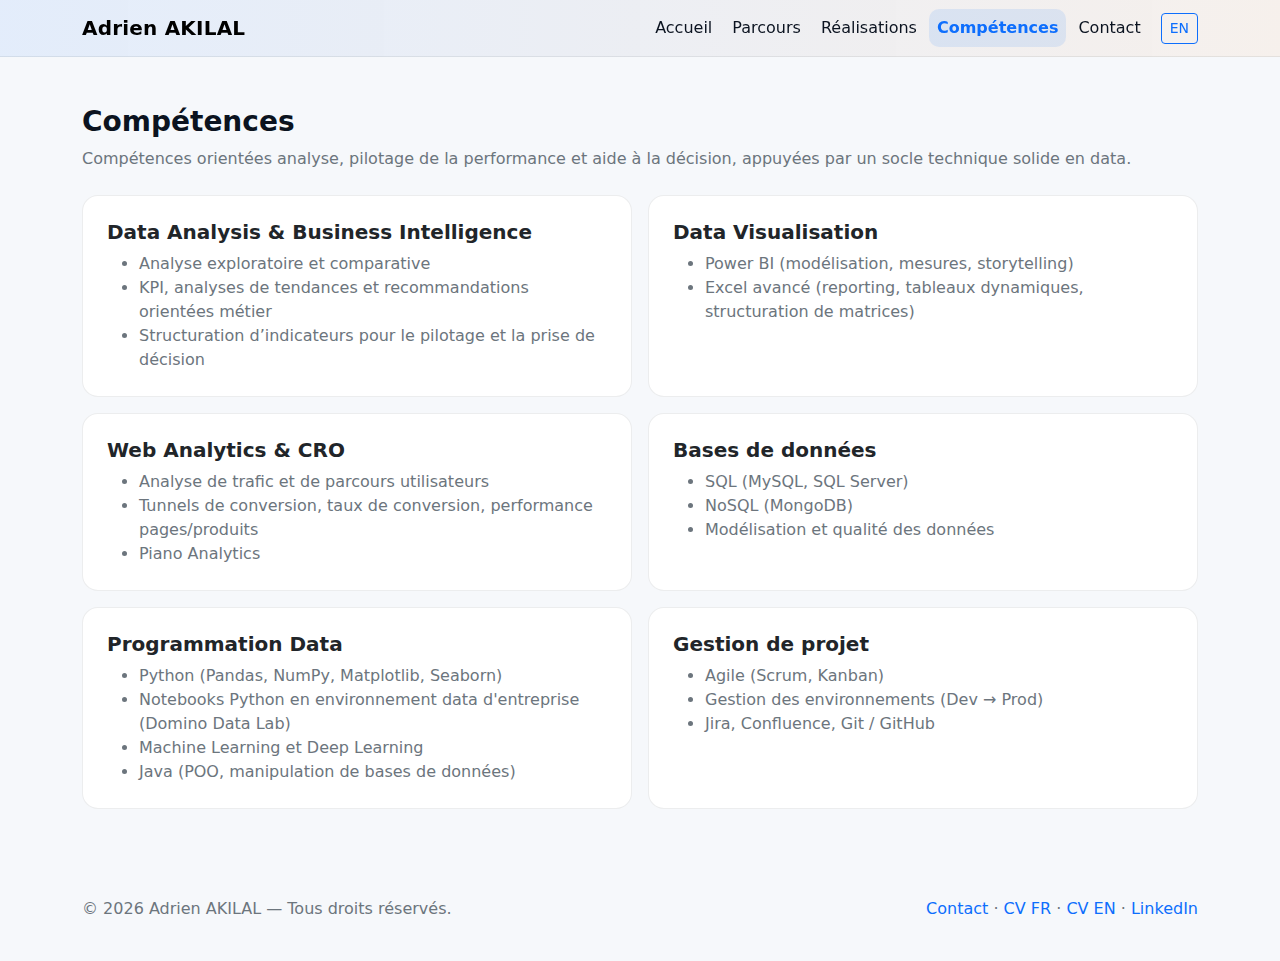
<file: skills.html>
<!doctype html>
<html lang="fr">
<head>
  <meta charset="utf-8" />
  <meta name="viewport" content="width=device-width, initial-scale=1" />
  <title>Compétences — Adrien AKILAL</title>
  <meta name="description" content="Compétences Data Analyst : analyse, BI, reporting, web analytics, bases de données et gestion de projet." />
  <link href="https://cdn.jsdelivr.net/npm/bootstrap@5.3.3/dist/css/bootstrap.min.css" rel="stylesheet">
  <link href="assets/css/styles.css" rel="stylesheet">
</head>
<body>

<nav class="navbar navbar-expand-lg sticky-top">
  <div class="container">
    <a class="navbar-brand fw-bold" href="index.html">Adrien AKILAL</a>
    <button class="navbar-toggler" type="button" data-bs-toggle="collapse" data-bs-target="#nav">
      <span class="navbar-toggler-icon"></span>
    </button>
    <div id="nav" class="collapse navbar-collapse">
      <ul class="navbar-nav ms-auto align-items-lg-center gap-1">
        <li class="nav-item"><a class="nav-link" href="index.html">Accueil</a></li><li class="nav-item"><a class="nav-link" href="experience.html">Parcours</a></li><li class="nav-item"><a class="nav-link" href="projects.html">Réalisations</a></li><li class="nav-item"><a class="nav-link active" href="skills.html">Compétences</a></li><li class="nav-item"><a class="nav-link" href="contact.html">Contact</a></li>
        <li class="nav-item ms-lg-2">
          <a class="btn btn-outline-primary btn-sm" href="en/skills.html">EN</a>
        </li>
      </ul>
    </div>
  </div>
</nav>

<main class="py-5">
  <div class="container">
    <header class="mb-4">
      <h1 class="h3 fw-bold mb-2">Compétences</h1>
      <p class="text-secondary mb-0">
        Compétences orientées analyse, pilotage de la performance et aide à la décision, appuyées par un socle technique solide en data.
      </p>
    </header>

    <div class="row g-3">

      <div class="col-lg-6">
        <div class="card p-4 h-100">
          <h2 class="h5 fw-bold mb-2">Data Analysis & Business Intelligence</h2>
          <ul class="text-secondary mb-0">
            <li>Analyse exploratoire et comparative</li>
            <li>KPI, analyses de tendances et recommandations orientées métier</li>
            <li>Structuration d’indicateurs pour le pilotage et la prise de décision</li>
          </ul>
        </div>
      </div>

      <div class="col-lg-6">
        <div class="card p-4 h-100">
          <h2 class="h5 fw-bold mb-2">Data Visualisation</h2>
          <ul class="text-secondary mb-0">
            <li>Power BI (modélisation, mesures, storytelling)</li>
            <li>Excel avancé (reporting, tableaux dynamiques, structuration de matrices)</li>
          </ul>
        </div>
      </div>

      <div class="col-lg-6">
        <div class="card p-4 h-100">
          <h2 class="h5 fw-bold mb-2">Web Analytics & CRO</h2>
          <ul class="text-secondary mb-0">
            <li>Analyse de trafic et de parcours utilisateurs</li>
            <li>Tunnels de conversion, taux de conversion, performance pages/produits</li>
            <li>Piano Analytics</li>
          </ul>
        </div>
      </div>

      <div class="col-lg-6">
        <div class="card p-4 h-100">
          <h2 class="h5 fw-bold mb-2">Bases de données</h2>
          <ul class="text-secondary mb-0">
            <li>SQL (MySQL, SQL Server)</li>
            <li>NoSQL (MongoDB)</li>
            <li>Modélisation et qualité des données</li>
          </ul>
        </div>
      </div>

      <div class="col-lg-6">
        <div class="card p-4 h-100">
          <h2 class="h5 fw-bold mb-2">Programmation Data</h2>
          <ul class="text-secondary mb-0">
            <li>Python (Pandas, NumPy, Matplotlib, Seaborn)</li>
            <li>Notebooks Python en environnement data d'entreprise (Domino Data Lab)</li>
            <li>Machine Learning et Deep Learning</li>
            <li>Java (POO, manipulation de bases de données)</li>
          </ul>
        </div>
      </div>

      <div class="col-lg-6">
        <div class="card p-4 h-100">
          <h2 class="h5 fw-bold mb-2">Gestion de projet</h2>
          <ul class="text-secondary mb-0">
            <li>Agile (Scrum, Kanban)</li>
            <li>Gestion des environnements (Dev → Prod)</li>
            <li>Jira, Confluence, Git / GitHub</li>
          </ul>
        </div>
      </div>

      <!--<div class="col-lg-6">
        <div class="card p-4 h-100">
          <h2 class="h5 fw-bold mb-2">Langues</h2>
          <ul class="text-secondary mb-0">
            <li>Français (natif)</li>
            <li>Anglais (courant)</li>
            <li>Arabe (courant)</li>
            <li>Allemand (scolaire)</li>
          </ul>
        </div>
      </div>

      <div class="col-lg-6">
        <div class="card p-4 h-100">
          <h2 class="h5 fw-bold mb-2">Centres d’intérêt</h2>
          <ul class="text-secondary mb-0">
            <li>Dessin et peinture</li>
            <li>Randonnée</li>
            <li>Voyage</li>
            <li>Théâtre</li>
            <li>Jeux de société</li>
          </ul>
        </div>
      </div>-->

    </div>
  </div>
</main>

<footer class="footer">
  <div class="container d-flex flex-wrap justify-content-between align-items-center gap-2">
    <div>© <span id="y"></span> Adrien AKILAL — Tous droits réservés.</div>
    <div class="text-secondary">
      <a class="small-link" href="contact.html">Contact</a> ·
      <a class="small-link" href="assets/pdf/CV_Adrien_AKILAL_FR.pdf" target="_blank" rel="noopener">CV FR</a> ·
      <a class="small-link" href="assets/pdf/CV_Adrien_AKILAL_EN.pdf" target="_blank" rel="noopener">CV EN</a> ·
      <a class="small-link" href="https://linkedin.com/in/adrien-akilal" target="_blank" rel="noopener">LinkedIn</a>
    </div>
  </div>
</footer>
<script src="https://cdn.jsdelivr.net/npm/bootstrap@5.3.3/dist/js/bootstrap.bundle.min.js"></script>
<script>document.getElementById("y").textContent = new Date().getFullYear();</script>
</body>
</html>
</file>
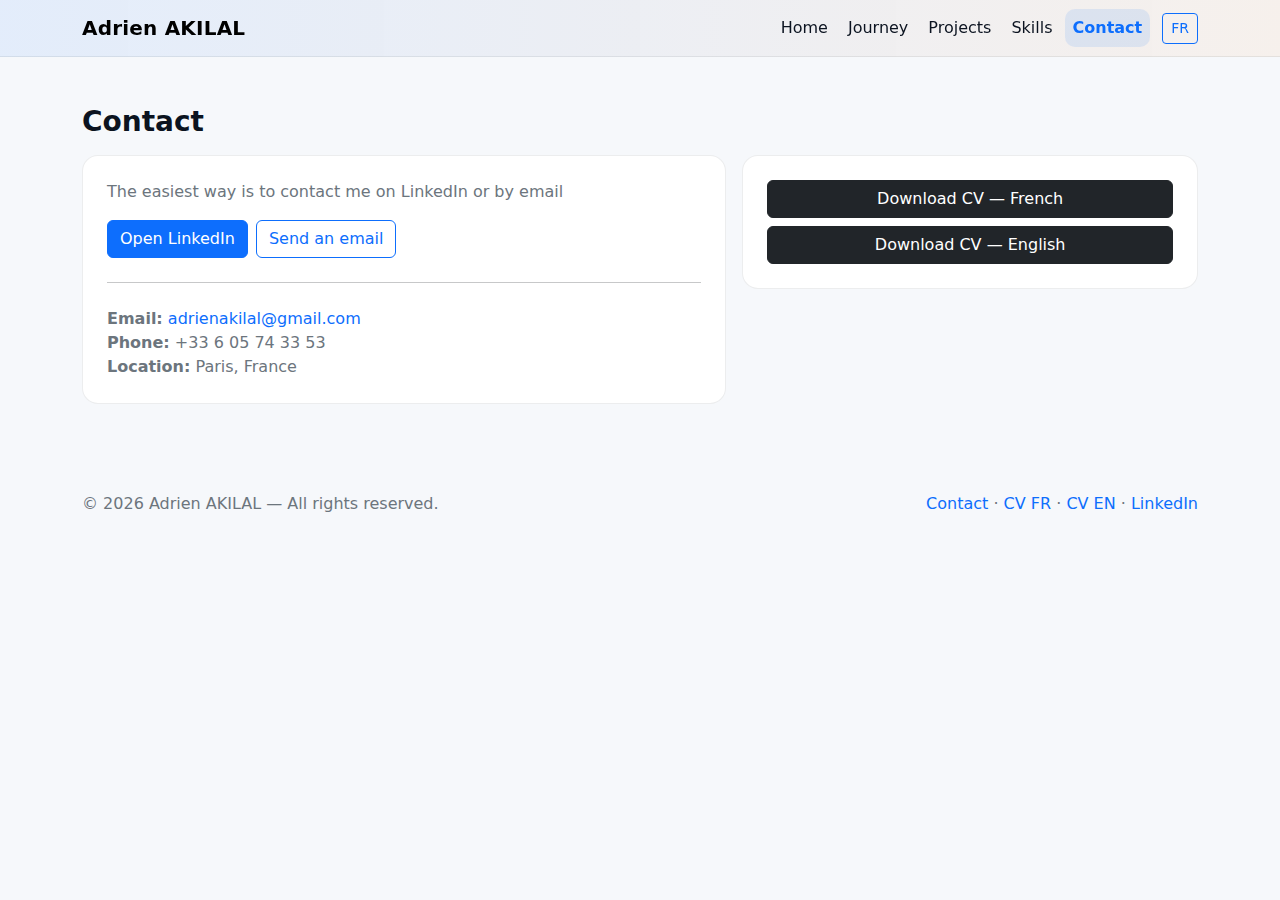
<file: en/contact.html>
<!doctype html>
<html lang="en">
<head>
  <meta charset="utf-8" />
  <meta name="viewport" content="width=device-width, initial-scale=1" />
  <title>Contact — Adrien AKILAL</title>
  <meta name="description" content="Contact, CV and links." />
  <link href="https://cdn.jsdelivr.net/npm/bootstrap@5.3.3/dist/css/bootstrap.min.css" rel="stylesheet">
  <link href="../assets/css/styles.css" rel="stylesheet">
</head>
<body>

<nav class="navbar navbar-expand-lg sticky-top">
  <div class="container">
    <a class="navbar-brand fw-bold" href="index.html">Adrien AKILAL</a>
    <button class="navbar-toggler" type="button" data-bs-toggle="collapse" data-bs-target="#nav">
      <span class="navbar-toggler-icon"></span>
    </button>
    <div id="nav" class="collapse navbar-collapse">
      <ul class="navbar-nav ms-auto align-items-lg-center gap-1">
        <li class="nav-item"><a class="nav-link" href="index.html">Home</a></li><li class="nav-item"><a class="nav-link" href="experience.html">Journey</a></li><li class="nav-item"><a class="nav-link" href="projects.html">Projects</a></li><li class="nav-item"><a class="nav-link" href="skills.html">Skills</a></li><li class="nav-item"><a class="nav-link active" href="contact.html">Contact</a></li>
        <li class="nav-item ms-lg-2">
          <a class="btn btn-outline-primary btn-sm" href="../contact.html">FR</a>
        </li>
      </ul>
    </div>
  </div>
</nav>

<main class="py-5">
  <div class="container">
    <h1 class="h3 fw-bold mb-3">Contact</h1>
    <div class="row g-3">
      <div class="col-lg-7">
        <div class="card p-4">
          <p class="text-secondary">The easiest way is to contact me on LinkedIn or by email</p>
          <div class="d-flex flex-wrap gap-2">
            <a class="btn btn-primary" href="https://linkedin.com/in/adrien-akilal" target="_blank" rel="noopener">Open LinkedIn</a>
            <a class="btn btn-outline-primary" href="mailto:adrienakilal@gmail.com">Send an email</a>
          </div>
          <hr class="my-4">
          <div class="text-secondary"><div><strong>Email:</strong> <a class='small-link' href='mailto:adrienakilal@gmail.com'>adrienakilal@gmail.com</a></div><div><strong>Phone:</strong> +33 6 05 74 33 53</div><div><strong>Location:</strong> Paris, France</div></div>
        </div>
      </div>

      <div class="col-lg-5">
        <div class="card p-4">

          <div class="d-grid gap-2">
            <a class="btn btn-dark" href="../assets/pdf/CV_Adrien_AKILAL_FR.pdf" target="_blank" rel="noopener">Download CV — French</a>
            <a class="btn btn-dark" href="../assets/pdf/CV_Adrien_AKILAL_EN.pdf" target="_blank" rel="noopener">Download CV — English</a>
          </div>
        </div>
      </div>
    </div>
  </div>
</main>

<footer class="footer">
  <div class="container d-flex flex-wrap justify-content-between align-items-center gap-2">
    <div>© <span id="y"></span> Adrien AKILAL — All rights reserved.</div>
    <div class="text-secondary">
      <a class="small-link" href="contact.html">Contact</a> ·
      <a class="small-link" href="../assets/pdf/CV_Adrien_AKILAL_FR.pdf" target="_blank" rel="noopener">CV FR</a> ·
      <a class="small-link" href="../assets/pdf/CV_Adrien_AKILAL_EN.pdf" target="_blank" rel="noopener">CV EN</a> ·
      <a class="small-link" href="https://linkedin.com/in/adrien-akilal" target="_blank" rel="noopener">LinkedIn</a>
    </div>
  </div>
</footer>
<script src="https://cdn.jsdelivr.net/npm/bootstrap@5.3.3/dist/js/bootstrap.bundle.min.js"></script>
<script>document.getElementById("y").textContent = new Date().getFullYear();</script>
</body>
</html>
</file>
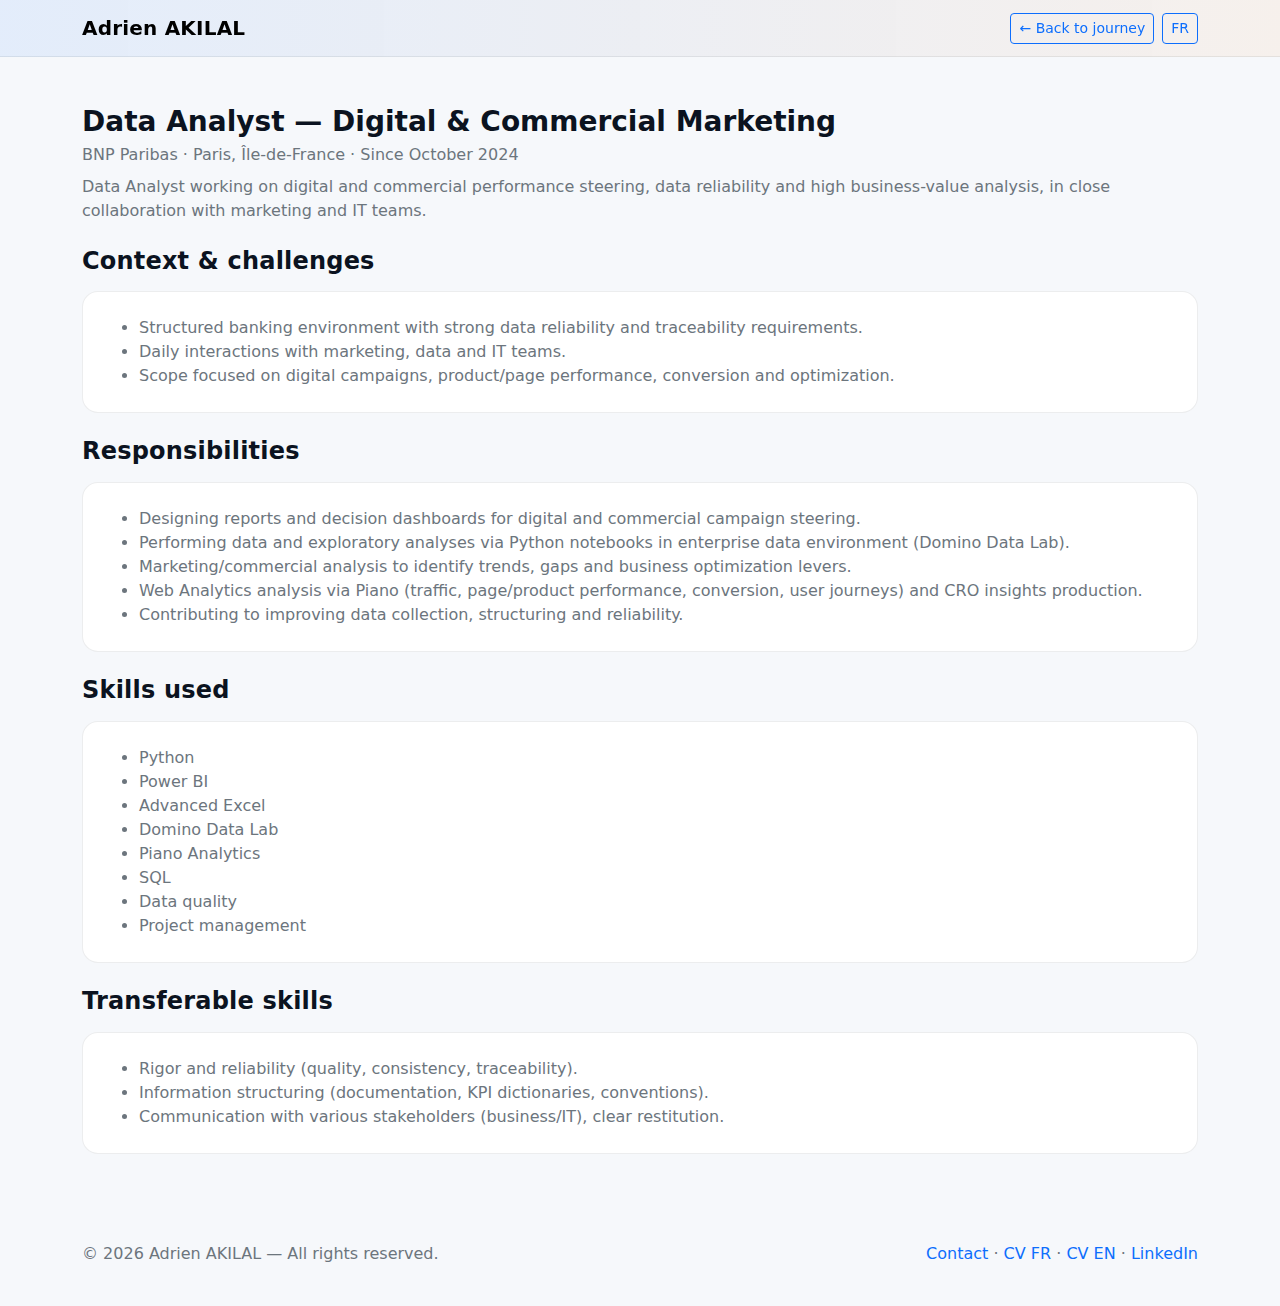
<file: en/experience-bnp.html>
<!doctype html>
<html lang="en">
<head>
  <meta charset="utf-8" />
  <meta name="viewport" content="width=device-width, initial-scale=1" />
  <title>BNP Paribas — Adrien AKILAL</title>
  <meta name="description" content="Data Analyst: performance steering, data reliability, analysis and web analytics (Piano) in a banking environment." />
  <link href="https://cdn.jsdelivr.net/npm/bootstrap@5.3.3/dist/css/bootstrap.min.css" rel="stylesheet">
  <link href="../assets/css/styles.css" rel="stylesheet">
</head>
<body>

<nav class="navbar sticky-top">
  <div class="container">
    <a class="navbar-brand fw-bold" href="index.html">Adrien AKILAL</a>
    <div class="d-flex gap-2">
      <a class="btn btn-outline-primary btn-sm" href="experience.html">← Back to journey</a>
      <a class="btn btn-outline-primary btn-sm" href="../experience-bnp.html">FR</a>
    </div>
  </div>
</nav>

<main class="py-5">
  <div class="container">
    <header class="mb-4">
      <h1 class="h3 fw-bold mb-1">Data Analyst — Digital & Commercial Marketing</h1>
      <p class="text-secondary mb-0">BNP Paribas · Paris, Île-de-France · Since October 2024</p>
      <p class="text-secondary mt-2 mb-0">
        Data Analyst working on digital and commercial performance steering, data reliability
        and high business-value analysis, in close collaboration with marketing and IT teams.
      </p>
    </header>

    <section class="mb-4">
      <h2 class="h4 fw-bold section-title mb-3">Context & challenges</h2>
      <div class="card p-4">
        <ul class="text-secondary mb-0">
          <li>Structured banking environment with strong data reliability and traceability requirements.</li>
          <li>Daily interactions with marketing, data and IT teams.</li>
          <li>Scope focused on digital campaigns, product/page performance, conversion and optimization.</li>
        </ul>
      </div>
    </section>

    <section class="mb-4">
      <h2 class="h4 fw-bold section-title mb-3">Responsibilities</h2>
      <div class="card p-4">
        <ul class="text-secondary mb-0">
          <li>Designing reports and decision dashboards for digital and commercial campaign steering.</li>
          <li>Performing data and exploratory analyses via Python notebooks in enterprise data environment (Domino Data Lab).</li>
          <li>Marketing/commercial analysis to identify trends, gaps and business optimization levers.</li>
          <li>Web Analytics analysis via Piano (traffic, page/product performance, conversion, user journeys) and CRO insights production.</li>
          <li>Contributing to improving data collection, structuring and reliability.</li>
        </ul>
      </div>
    </section>

    <!--<section class="mb-4">
      <h2 class="h4 fw-bold section-title mb-3">Projects</h2>
      <div class="row g-3">

        <div class="col-lg-6">
          <div class="card card-hover p-4 h-100">
            <h3 class="h5 fw-bold mb-2">Cockpit Data — multi-source decision cockpit</h3>
            <p class="text-secondary mb-2"><strong>Goal:</strong> Centralize and strengthen key indicators for performance steering (campaigns, channels, segments, periods) with immediate business readability.</p>
            <div class="text-secondary mb-2"><strong>What I did:</strong>
              <ul class="mb-0"><li>Structured sources and quality rules (consistency, duplicates, granularity).</li><li>Modeling and Power BI measures (KPIs, variations, comparisons, trends).</li><li>Implemented iterative delivery logic (V1/V2), documentation and user support.</li></ul>
            </div>
            <div class="text-secondary mb-2"><strong>Deliverables:</strong>
              <ul class="mb-0"><li>Power BI dashboard (cockpit)</li><li>KPI dictionary & calculation rules</li><li>Release notes / evolution roadmap</li></ul>
            </div>
            <p class="text-secondary mb-0"><strong>Stack:</strong> Power BI · Excel · SQL · Jira/Confluence</p>
          </div>
        </div>

        <div class="col-lg-6">
          <div class="card card-hover p-4 h-100">
            <h3 class="h5 fw-bold mb-2">Comparison platforms steering — performance & lead quality</h3>
            <p class="text-secondary mb-2"><strong>Goal:</strong> Track comparison platforms end-to-end (acquisition → lead → performance) and identify optimization levers (quality, volumes, conversion).</p>
            <div class="text-secondary mb-2"><strong>What I did:</strong>
              <ul class="mb-0"><li>Built performance indicators by comparator, journey and funnel.</li><li>Exploratory analysis on prospect profiles (segments, behaviors, needs) to guide marketing actions.</li><li>Set up data reliability tracking and anomaly alerts.</li></ul>
            </div>
            <div class="text-secondary mb-2"><strong>Deliverables:</strong>
              <ul class="mb-0"><li>Comparator performance dashboards</li><li>Profile sheets / marketing insights</li><li>Quality tracking & data consistency</li></ul>
            </div>
            <p class="text-secondary mb-0"><strong>Stack:</strong> Power BI · Excel · Piano Analytics · SQL</p>
          </div>
        </div>

        <div class="col-lg-6">
          <div class="card card-hover p-4 h-100">
            <h3 class="h5 fw-bold mb-2">Restructuring & challenging customer databases</h3>
            <p class="text-secondary mb-2"><strong>Goal:</strong> Challenge existing customer databases, improve structuring and facilitate analytical exploitation (profile/need/segmentation).</p>
            <div class="text-secondary mb-2"><strong>What I did:</strong>
              <ul class="mb-0"><li>Analyzed fields, history, evolutions and cross-table consistency.</li><li>Recommendations for normalization, enrichment and naming conventions.</li><li>Formalized requirements and tracked iterations until production.</li></ul>
            </div>
            <div class="text-secondary mb-2"><strong>Deliverables:</strong>
              <ul class="mb-0"><li>Useful data mapping</li><li>Structuring recommendations</li><li>Requirements (V1/V2) + production tracking</li></ul>
            </div>
            <p class="text-secondary mb-0"><strong>Stack:</strong> SQL · Excel · Confluence · Data modeling</p>
          </div>
        </div>

      </div>
    </section>-->

    <section class="mb-4">
      <h2 class="h4 fw-bold section-title mb-3">Skills used</h2>
      <div class="card p-4">
        <ul class="text-secondary mb-0">
          <li>Python</li>
          <li>Power BI</li>
          <li>Advanced Excel</li>
          <li>Domino Data Lab</li>
          <li>Piano Analytics</li>
          <li>SQL</li>
          <li>Data quality</li>
          <li>Project management</li>
        </ul>
      </div>
    </section>

    <section>
      <h2 class="h4 fw-bold section-title mb-3">Transferable skills</h2>
      <div class="card p-4">
        <ul class="text-secondary mb-0">
          <li>Rigor and reliability (quality, consistency, traceability).</li>
          <li>Information structuring (documentation, KPI dictionaries, conventions).</li>
          <li>Communication with various stakeholders (business/IT), clear restitution.</li>
        </ul>
      </div>
    </section>
  </div>
</main>

<footer class="footer">
  <div class="container d-flex flex-wrap justify-content-between align-items-center gap-2">
    <div>© <span id="y"></span> Adrien AKILAL — All rights reserved.</div>
    <div class="text-secondary">
      <a class="small-link" href="contact.html">Contact</a> ·
      <a class="small-link" href="../assets/pdf/CV_Adrien_AKILAL_FR.pdf" target="_blank" rel="noopener">CV FR</a> ·
      <a class="small-link" href="../assets/pdf/CV_Adrien_AKILAL_EN.pdf" target="_blank" rel="noopener">CV EN</a> ·
      <a class="small-link" href="https://linkedin.com/in/adrien-akilal" target="_blank" rel="noopener">LinkedIn</a>
    </div>
  </div>
</footer>
<script src="https://cdn.jsdelivr.net/npm/bootstrap@5.3.3/dist/js/bootstrap.bundle.min.js"></script>
<script>document.getElementById("y").textContent = new Date().getFullYear();</script>
</body>
</html>
</file>
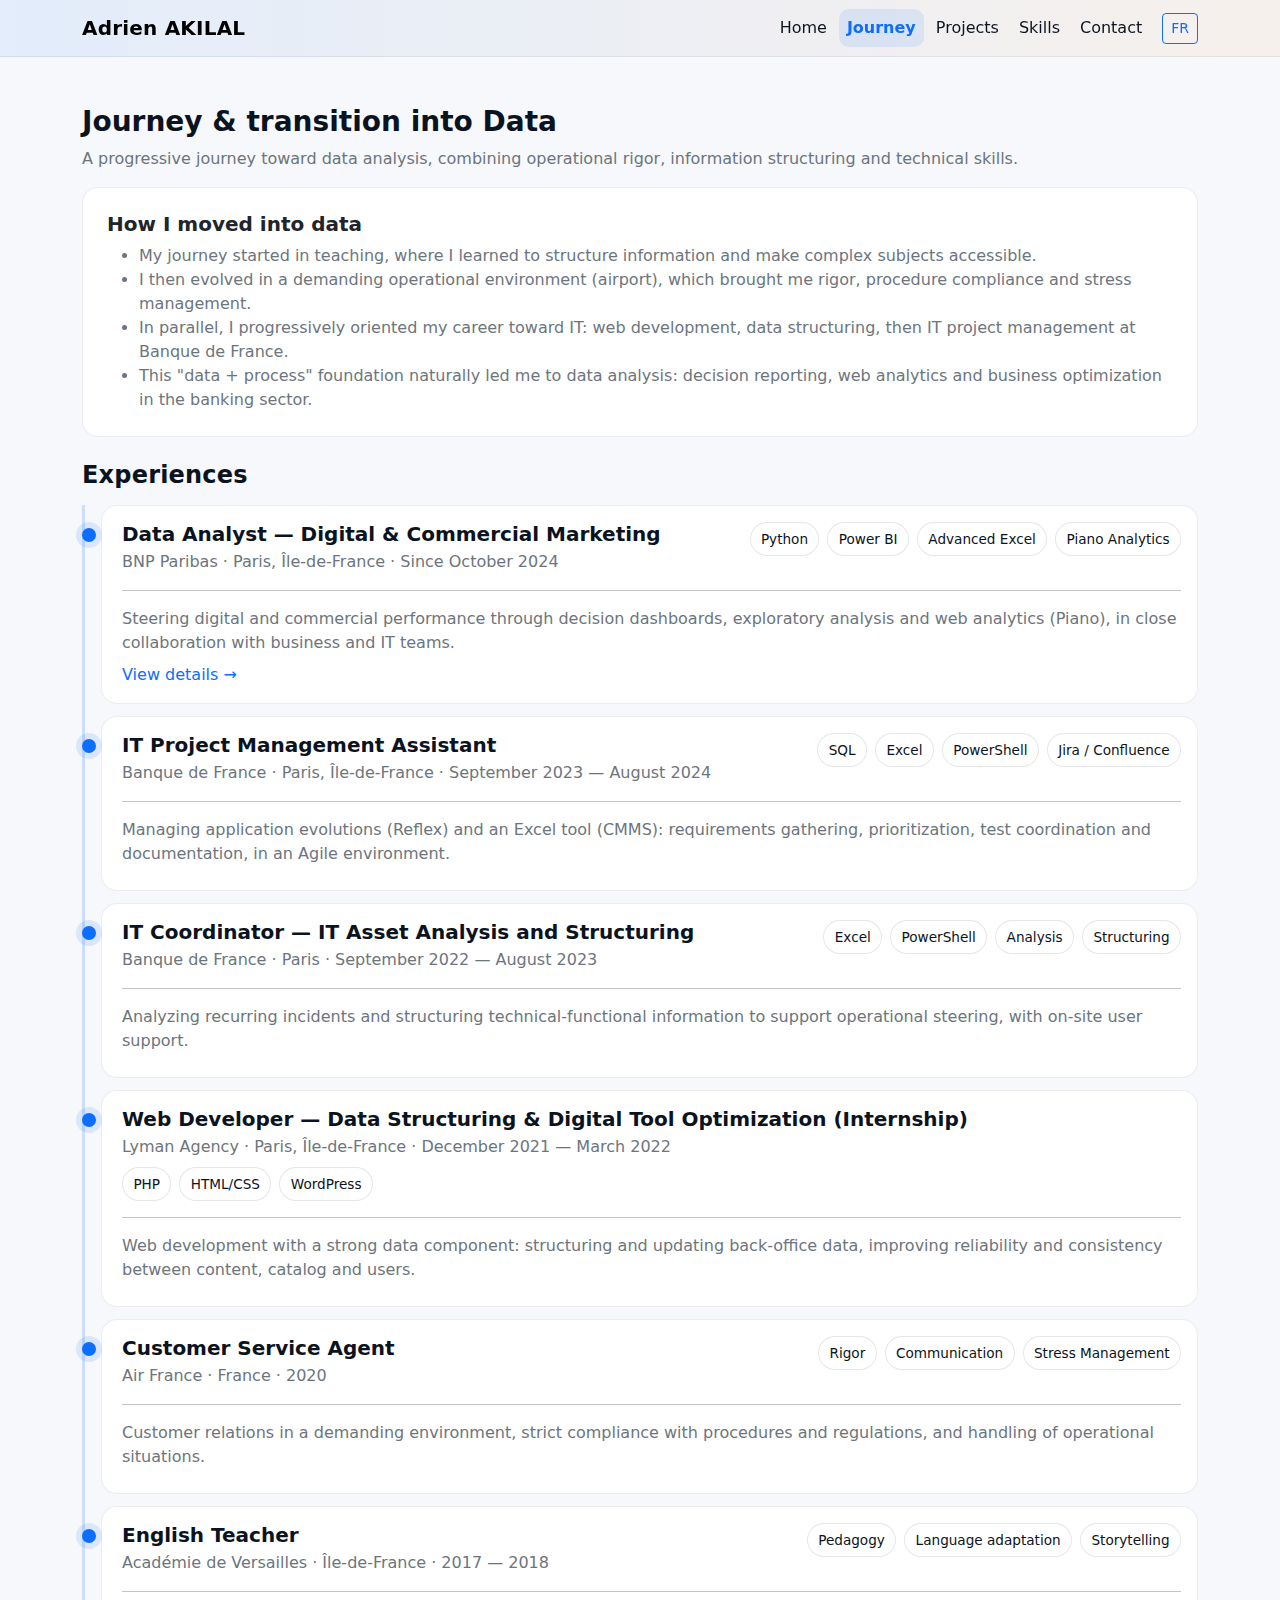
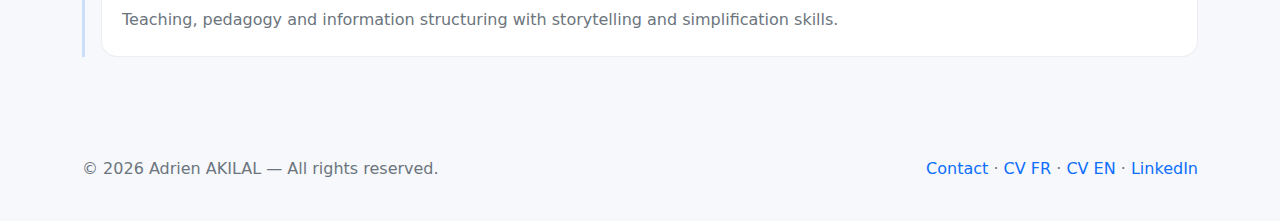
<file: en/experience.html>
<!doctype html>
<html lang="en">
<head>
  <meta charset="utf-8" />
  <meta name="viewport" content="width=device-width, initial-scale=1" />
  <title>Journey — Adrien AKILAL</title>
  <meta name="description" content="Full journey and transition into data analysis, with detailed experiences." />
  <link href="https://cdn.jsdelivr.net/npm/bootstrap@5.3.3/dist/css/bootstrap.min.css" rel="stylesheet">
  <link href="../assets/css/styles.css" rel="stylesheet">
</head>
<body>

<nav class="navbar navbar-expand-lg sticky-top">
  <div class="container">
    <a class="navbar-brand fw-bold" href="index.html">Adrien AKILAL</a>
    <button class="navbar-toggler" type="button" data-bs-toggle="collapse" data-bs-target="#nav">
      <span class="navbar-toggler-icon"></span>
    </button>
    <div id="nav" class="collapse navbar-collapse">
      <ul class="navbar-nav ms-auto align-items-lg-center gap-1">
        <li class="nav-item"><a class="nav-link" href="index.html">Home</a></li><li class="nav-item"><a class="nav-link active" href="experience.html">Journey</a></li><li class="nav-item"><a class="nav-link" href="projects.html">Projects</a></li><li class="nav-item"><a class="nav-link" href="skills.html">Skills</a></li><li class="nav-item"><a class="nav-link" href="contact.html">Contact</a></li>
        <li class="nav-item ms-lg-2">
          <a class="btn btn-outline-primary btn-sm" href="../experience.html">FR</a>
        </li>
      </ul>
    </div>
  </div>
</nav>

<main class="py-5">
  <div class="container">
    <header class="mb-4">
      <h1 class="h3 fw-bold mb-2">Journey & transition into Data</h1>
      <p class="text-secondary mb-3">
        A progressive journey toward data analysis, combining operational rigor, information structuring and technical skills.
      </p>
      <div class="card p-4">
        <h2 class="h5 fw-bold mb-2">How I moved into data</h2>
        <ul class="text-secondary mb-0">
          <li>My journey started in teaching, where I learned to structure information and make complex subjects accessible.</li>
          <li>I then evolved in a demanding operational environment (airport), which brought me rigor, procedure compliance and stress management.</li>
          <li>In parallel, I progressively oriented my career toward IT: web development, data structuring, then IT project management at Banque de France.</li>
          <li>This "data + process" foundation naturally led me to data analysis: decision reporting, web analytics and business optimization in the banking sector.</li>
        </ul>
      </div>
    </header>

    <section>
      <h2 class="h4 fw-bold section-title mb-3">Experiences</h2>
      <div class="timeline">

<div class="item">
  <div class="dot"></div>
  <div class="d-flex justify-content-between flex-wrap gap-2">
    <div>
      <h2 class="h5 fw-bold mb-1">Data Analyst — Digital & Commercial Marketing</h2>
      <div class="text-secondary">BNP Paribas · Paris, Île-de-France · Since October 2024</div>
    </div>
    <div class="d-flex gap-2 align-items-start"><span class="tag">Python</span><span class="tag">Power BI</span><span class="tag">Advanced Excel</span><span class="tag">Piano Analytics</span></div>
  </div>
  <hr>
  <p class="text-secondary mb-2">Steering digital and commercial performance through decision dashboards, exploratory analysis and web analytics (Piano), in close collaboration with business and IT teams.</p>
  <a class="small-link" href="experience-bnp.html">View details →</a>
</div>

<div class="item">
  <div class="dot"></div>
  <div class="d-flex justify-content-between flex-wrap gap-2">
    <div>
      <h2 class="h5 fw-bold mb-1">IT Project Management Assistant</h2>
      <div class="text-secondary">Banque de France · Paris, Île-de-France · September 2023 — August 2024</div>
    </div>
    <div class="d-flex gap-2 align-items-start"><span class="tag">SQL</span><span class="tag">Excel</span><span class="tag">PowerShell</span><span class="tag">Jira / Confluence</span></div>
  </div>
  <hr>
  <p class="text-secondary mb-2">Managing application evolutions (Reflex) and an Excel tool (CMMS): requirements gathering, prioritization, test coordination and documentation, in an Agile environment.</p>
  <!--<a class="small-link" href="experience-bdf-pm.html">View details →</a>-->
</div>

<div class="item">
  <div class="dot"></div>
  <div class="d-flex justify-content-between flex-wrap gap-2">
    <div>
      <h2 class="h5 fw-bold mb-1">IT Coordinator — IT Asset Analysis and Structuring</h2>
      <div class="text-secondary">Banque de France · Paris · September 2022 — August 2023</div>
    </div>
    <div class="d-flex gap-2 align-items-start"><span class="tag">Excel</span><span class="tag">PowerShell</span><span class="tag">Analysis</span><span class="tag">Structuring</span></div>
  </div>
  <hr>
  <p class="text-secondary mb-2">Analyzing recurring incidents and structuring technical-functional information to support operational steering, with on-site user support.</p>
  <!--<a class="small-link" href="experience-bdf-it.html">View details →</a>-->
</div>

<div class="item">
  <div class="dot"></div>
  <div class="d-flex justify-content-between flex-wrap gap-2">
    <div>
      <h2 class="h5 fw-bold mb-1">Web Developer — Data Structuring & Digital Tool Optimization (Internship)</h2>
      <div class="text-secondary">Lyman Agency · Paris, Île-de-France · December 2021 — March 2022</div>
    </div>
    <div class="d-flex gap-2 align-items-start"><span class="tag">PHP</span><span class="tag">HTML/CSS</span><span class="tag">WordPress</span></div>
  </div>
  <hr>
  <p class="text-secondary mb-2">Web development with a strong data component: structuring and updating back-office data, improving reliability and consistency between content, catalog and users.</p>
  <!--<a class="small-link" href="experience-lyman.html">View details →</a>-->
</div>

<div class="item">
  <div class="dot"></div>
  <div class="d-flex justify-content-between flex-wrap gap-2">
    <div>
      <h2 class="h5 fw-bold mb-1">Customer Service Agent</h2>
      <div class="text-secondary">Air France · France · 2020</div>
    </div>
    <div class="d-flex gap-2 align-items-start"><span class="tag">Rigor</span><span class="tag">Communication</span><span class="tag">Stress Management</span></div>
  </div>
  <hr>
  <p class="text-secondary mb-2">Customer relations in a demanding environment, strict compliance with procedures and regulations, and handling of operational situations.</p>
  <!--<a class="small-link" href="experience-airfrance.html">View details →</a>-->
</div>

<div class="item">
  <div class="dot"></div>
  <div class="d-flex justify-content-between flex-wrap gap-2">
    <div>
      <h2 class="h5 fw-bold mb-1">English Teacher</h2>
      <div class="text-secondary">Académie de Versailles · Île-de-France · 2017 — 2018</div>
    </div>
    <div class="d-flex gap-2 align-items-start"><span class="tag">Pedagogy</span><span class="tag">Language adaptation</span><span class="tag">Storytelling</span></div>
  </div>
  <hr>
  <p class="text-secondary mb-2">Teaching, pedagogy and information structuring with storytelling and simplification skills.</p>
  <!--<a class="small-link" href="experience-teacher.html">View details →</a>-->
</div>

      </div>
    </section>
  </div>
</main>

<footer class="footer">
  <div class="container d-flex flex-wrap justify-content-between align-items-center gap-2">
    <div>© <span id="y"></span> Adrien AKILAL — All rights reserved.</div>
    <div class="text-secondary">
      <a class="small-link" href="contact.html">Contact</a> ·
      <a class="small-link" href="../assets/pdf/CV_Adrien_AKILAL_FR.pdf" target="_blank" rel="noopener">CV FR</a> ·
      <a class="small-link" href="../assets/pdf/CV_Adrien_AKILAL_EN.pdf" target="_blank" rel="noopener">CV EN</a> ·
      <a class="small-link" href="https://linkedin.com/in/adrien-akilal" target="_blank" rel="noopener">LinkedIn</a>
    </div>
  </div>
</footer>
<script src="https://cdn.jsdelivr.net/npm/bootstrap@5.3.3/dist/js/bootstrap.bundle.min.js"></script>
<script>document.getElementById("y").textContent = new Date().getFullYear();</script>
</body>
</html>
</file>
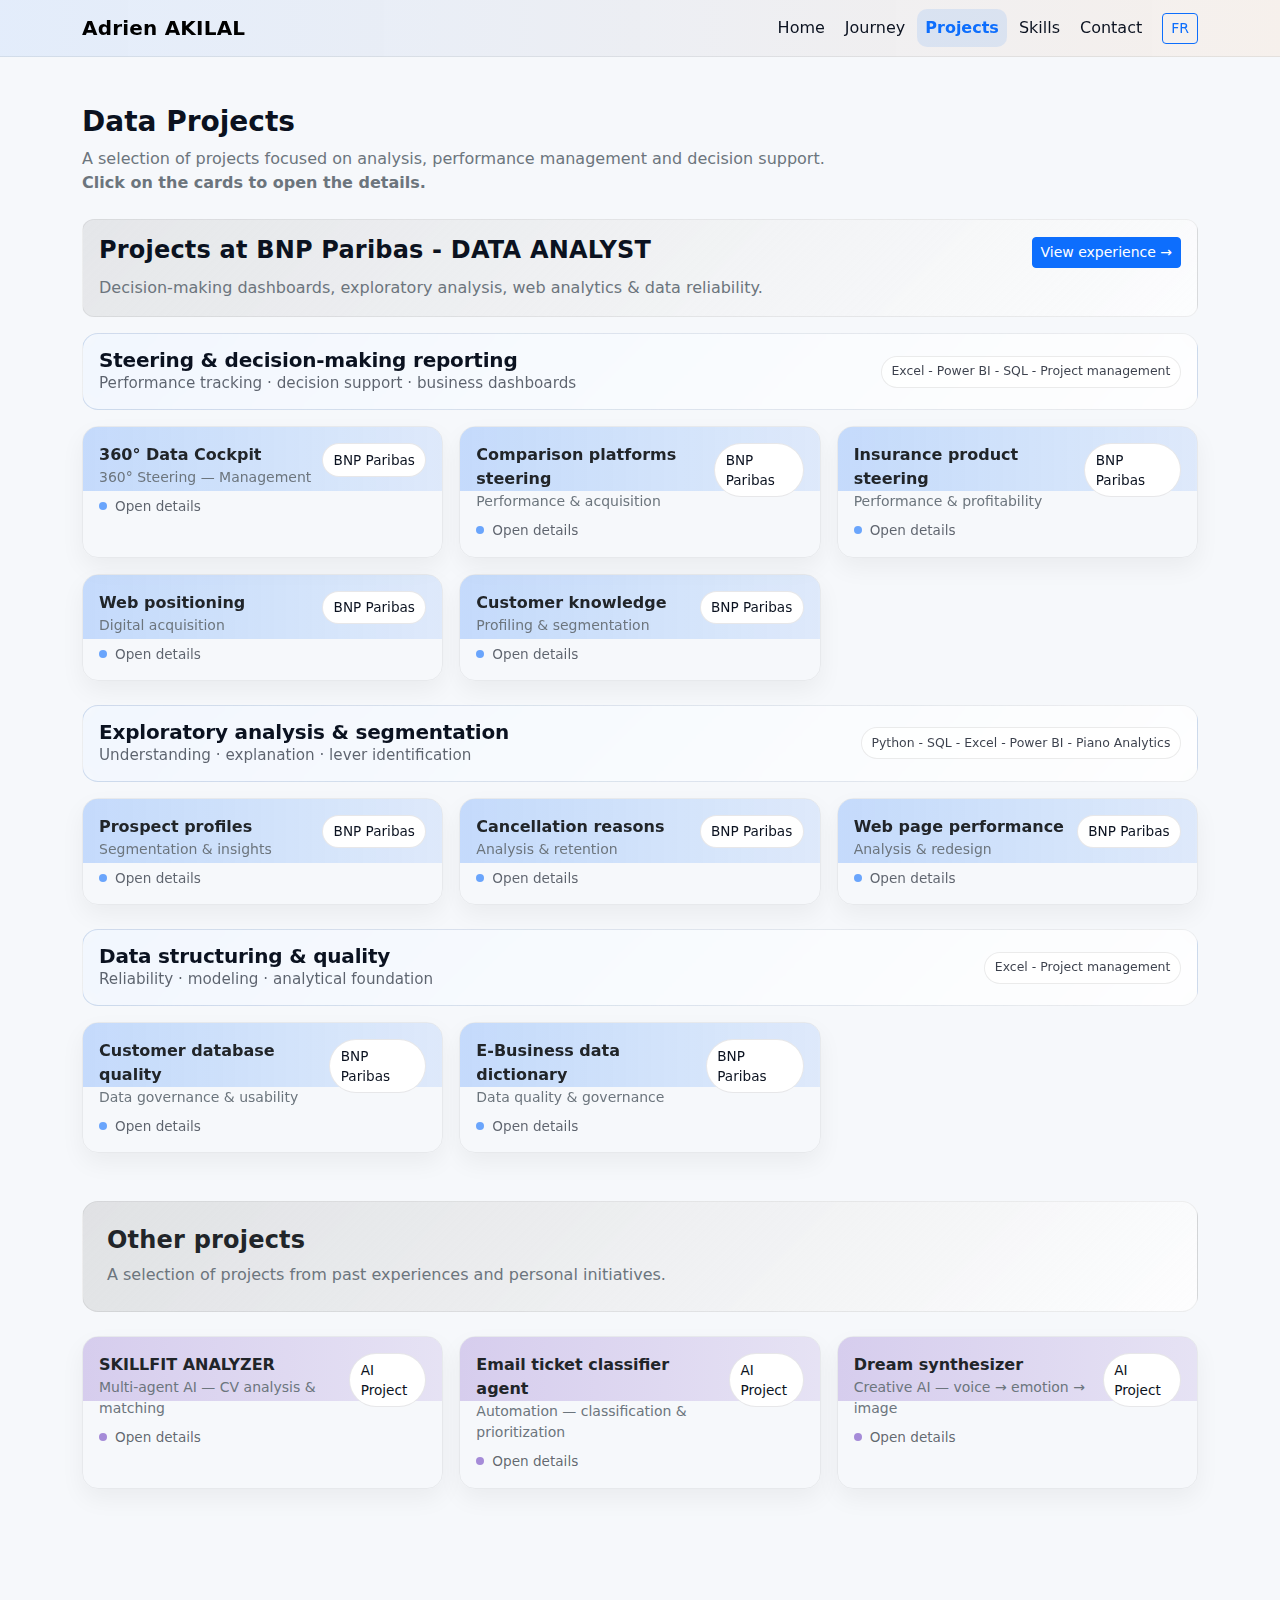
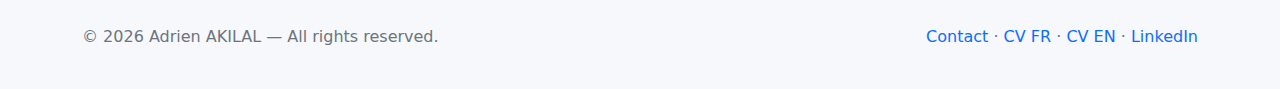
<file: en/projects.html>
<!doctype html>
<html lang="en">
<head>
  <meta charset="utf-8" />
  <meta name="viewport" content="width=device-width, initial-scale=1" />
  <title>Projects — Adrien AKILAL</title>
  <meta name="description" content="Data projects: decision-making reporting, exploratory analysis, web analytics, data quality and AI projects." />
  <link href="https://cdn.jsdelivr.net/npm/bootstrap@5.3.3/dist/css/bootstrap.min.css" rel="stylesheet">
  <link href="../assets/css/styles.css" rel="stylesheet">

  <style>
    :root{
      /* ✅ 2 UNIQUE COLORS */
      --blue-soft: rgba(13,110,253,.12);
      --blue-strong: rgba(13,110,253,.25);

      --purple-soft: rgba(111,66,193,.14);
      --purple-strong: rgba(111,66,193,.28);

      --ink: #0b1220;
    }
    .projects-hero{
      background: linear-gradient(135deg, var(--blue-soft), var(--purple-soft));
      border: 1px solid rgba(0,0,0,.06);
      border-radius: 16px;
      padding: 18px 18px;
    }
    .rubric{
      border-radius: 16px;
      border: 1px solid rgba(0,0,0,.06);
      overflow: hidden;
    }
    .rubric .rubric-bar{
      display:flex;
      gap:10px;
      align-items:center;
      justify-content:space-between;
      padding: 14px 16px;
      background: rgba(255,255,255,.65);
      backdrop-filter: blur(6px);
    }
    .rubric .rubric-title{
      margin:0;
      font-weight: 800;
      color: var(--ink);
      letter-spacing: -.2px;
    }
    .rubric .rubric-sub{
      margin: 0;
      color: rgba(11,18,32,.65);
      font-size: .95rem;
    }
    .rubric .rubric-badge{
      font-size: .78rem;
      padding: .35rem .6rem;
      border-radius: 999px;
      border: 1px solid rgba(0,0,0,.08);
      background: rgba(255,255,255,.75);
      color: rgba(11,18,32,.8);
      white-space: nowrap;
    }

    /* ✅ ALL BNP SECTIONS IN BLUE */
    .rubric--pilotage{ background: linear-gradient(135deg, var(--blue-soft), rgba(255,255,255,.65)); }
    .rubric--exploratoire{ background: linear-gradient(135deg, var(--blue-soft), rgba(255,255,255,.65)); }
    .rubric--qualite{ background: linear-gradient(135deg, var(--blue-soft), rgba(255,255,255,.65)); }

    .preview-card{
      border-radius: 16px !important;
      border: 1px solid rgba(0,0,0,.06) !important;
      box-shadow: 0 10px 24px rgba(0,0,0,.05);
      transition: transform .12s ease, box-shadow .12s ease, border-color .12s ease;
      position: relative;
      overflow: hidden;
    }
    .preview-card:hover{
      transform: translateY(-2px);
      box-shadow: 0 14px 32px rgba(0,0,0,.08);
    }
    .preview-card:focus{
      outline: 2px solid rgba(13,110,253,.35);
      outline-offset: 2px;
    }
    .preview-card::before{
      content:"";
      position:absolute;
      inset: 0 0 auto 0;
      height: 64px;
      opacity: .85;
    }
    .preview-card > *{ position: relative; z-index: 1; }

    /* ✅ BNP (BLUE) : pilotage + exploratoire + qualite */
    .preview-card.pilotage::before,
    .preview-card.exploratoire::before,
    .preview-card.qualite::before{
      background: linear-gradient(90deg, var(--blue-strong), var(--blue-soft));
    }
    .preview-card.pilotage:hover,
    .preview-card.exploratoire:hover,
    .preview-card.qualite:hover{
      border-color: var(--blue-strong) !important;
    }

    /* ✅ OTHER PROJECTS (PURPLE) : we add "other" class to the 3 cards */
    .preview-card.other::before{
      background: linear-gradient(90deg, var(--purple-strong), var(--purple-soft));
    }
    .preview-card.other:hover{
      border-color: var(--purple-strong) !important;
    }

    .preview-cta{
      display:flex;
      align-items:center;
      gap:8px;
      color: rgba(11,18,32,.65);
      font-size: .85rem;
      margin-top: 8px;
    }
    .preview-cta .dot{
      width: 8px; height: 8px; border-radius: 999px;
      background: rgba(13,110,253,.6);
    }

    /* ✅ BNP DOTS in BLUE */
    .preview-card.pilotage .dot,
    .preview-card.exploratoire .dot,
    .preview-card.qualite .dot{
      background: rgba(13,110,253,.6);
    }

    /* ✅ OTHER DOTS in PURPLE */
    .preview-card.other .dot{
      background: rgba(111,66,193,.6);
    }

    .modal-content{
      border-radius: 18px;
      border: 1px solid rgba(0,0,0,.08);
      box-shadow: 0 24px 60px rgba(0,0,0,.18);
    }
    .modal-header{
      background: linear-gradient(135deg, var(--blue-soft), rgba(255,255,255,.8));
      border-bottom: 1px solid rgba(0,0,0,.06);
    }
    .modal-title{ color: var(--ink); }

    button.card{ background: transparent; }
  </style>
</head>

<body>

<nav class="navbar navbar-expand-lg sticky-top">
  <div class="container">
    <a class="navbar-brand fw-bold" href="../index.html">Adrien AKILAL</a>
    <button class="navbar-toggler" type="button" data-bs-toggle="collapse" data-bs-target="#nav">
      <span class="navbar-toggler-icon"></span>
    </button>
    <div id="nav" class="collapse navbar-collapse">
      <ul class="navbar-nav ms-auto align-items-lg-center gap-1">
        <li class="nav-item"><a class="nav-link" href="../index.html">Home</a></li>
        <li class="nav-item"><a class="nav-link" href="../experience.html">Journey</a></li>
        <li class="nav-item"><a class="nav-link active" href="projects.html">Projects</a></li>
        <li class="nav-item"><a class="nav-link" href="../skills.html">Skills</a></li>
        <li class="nav-item"><a class="nav-link" href="../contact.html">Contact</a></li>
        <li class="nav-item ms-lg-2">
          <a class="btn btn-outline-primary btn-sm" href="../projects.html">FR</a>
        </li>
      </ul>
    </div>
  </div>
</nav>

<main class="py-5">
  <div class="container">

    <header class="mb-4">
      <div class="d-flex flex-wrap justify-content-between align-items-start gap-2">
        <div>
          <h1 class="h3 fw-bold mb-2">Data Projects</h1>
          <p class="text-secondary mb-0">
            A selection of projects focused on analysis, performance management and decision support. <br>
            <strong>Click on the cards to open the details.</strong>
          </p>
        </div>
      </div>
    </header>

    <!-- PART 1: CURRENT EXPERIENCE (BNP PARIBAS) -->
    <section class="mb-5">
      <div class="d-flex flex-wrap justify-content-between align-items-end gap-2 mb-3 p-3" style="background: linear-gradient(135deg, rgba(30, 30, 31, 0.08), rgba(255,255,255,.65)); border-radius: 12px; border: 1px solid rgba(0,0,0,.06);">
        <div>
          <h2 class="h4 fw-bold section-title mb-1">Projects at BNP Paribas - DATA ANALYST</h2>
        </div>
        <div class="d-flex gap-2">
          <a class="btn btn-primary btn-sm" href="../experience-bnp.html">View experience →</a>
        </div>
        <div class="text-secondary">Decision-making dashboards, exploratory analysis, web analytics & data reliability.</div> <br>
      </div>

      <!-- SECTION 1: STEERING -->
      <section class="mb-3 rubric rubric--pilotage">
        <div class="rubric-bar">
          <div>
            <h3 class="h5 rubric-title">Steering & decision-making reporting</h3>
            <p class="rubric-sub mb-0">Performance tracking · decision support · business dashboards</p>
          </div>
          <span class="rubric-badge">Excel - Power BI - SQL - Project management</span>
        </div>
      </section>

      <div class="row g-3 mb-4">
        <!-- Preview 1 -->
        <div class="col-sm-6 col-lg-4">
          <button type="button" class="card preview-card pilotage p-3 h-100 w-100 text-start border-0"
                  data-bs-toggle="modal" data-bs-target="#p1Cockpit">
            <div class="d-flex justify-content-between align-items-start gap-2">
              <div>
                <div class="fw-bold">360° Data Cockpit</div>
                <div class="small text-secondary">360° Steering — Management</div>
                <div class="preview-cta"><span class="dot"></span><span>Open details</span></div>
              </div>
              <span class="tag">BNP Paribas</span>
            </div>
          </button>
        </div>

        <!-- Preview 2 -->
        <div class="col-sm-6 col-lg-4">
          <button type="button" class="card preview-card pilotage p-3 h-100 w-100 text-start border-0"
                  data-bs-toggle="modal" data-bs-target="#p2Canaux">
            <div class="d-flex justify-content-between align-items-start gap-2">
              <div>
                <div class="fw-bold">Comparison platforms steering</div>
                <div class="small text-secondary">Performance & acquisition</div>
                <div class="preview-cta"><span class="dot"></span><span>Open details</span></div>
              </div>
              <span class="tag">BNP Paribas</span>
            </div>
          </button>
        </div>

        <!-- Preview 3 -->
        <div class="col-sm-6 col-lg-4">
          <button type="button" class="card preview-card pilotage p-3 h-100 w-100 text-start border-0"
                  data-bs-toggle="modal" data-bs-target="#p3Produit">
            <div class="d-flex justify-content-between align-items-start gap-2">
              <div>
                <div class="fw-bold">Insurance product steering</div>
                <div class="small text-secondary">Performance & profitability</div>
                <div class="preview-cta"><span class="dot"></span><span>Open details</span></div>
              </div>
              <span class="tag">BNP Paribas</span>
            </div>
          </button>
        </div>

        <!-- Preview 4 -->
        <div class="col-sm-6 col-lg-4">
          <button type="button" class="card preview-card pilotage p-3 h-100 w-100 text-start border-0"
                  data-bs-toggle="modal" data-bs-target="#p4Web">
            <div class="d-flex justify-content-between align-items-start gap-2">
              <div>
                <div class="fw-bold">Web positioning</div>
                <div class="small text-secondary">Digital acquisition</div>
                <div class="preview-cta"><span class="dot"></span><span>Open details</span></div>
              </div>
              <span class="tag">BNP Paribas</span>
            </div>
          </button>
        </div>

        <!-- Preview 5 -->
        <div class="col-sm-6 col-lg-4">
          <button type="button" class="card preview-card pilotage p-3 h-100 w-100 text-start border-0"
                  data-bs-toggle="modal" data-bs-target="#p5Client">
            <div class="d-flex justify-content-between align-items-start gap-2">
              <div>
                <div class="fw-bold">Customer knowledge</div>
                <div class="small text-secondary">Profiling & segmentation</div>
                <div class="preview-cta"><span class="dot"></span><span>Open details</span></div>
              </div>
              <span class="tag">BNP Paribas</span>
            </div>
          </button>
        </div>
      </div>

      <!-- SECTION 2: EXPLORATORY -->
      <section class="mb-3 rubric rubric--exploratoire">
        <div class="rubric-bar">
          <div>
            <h3 class="h5 rubric-title">Exploratory analysis & segmentation</h3>
            <p class="rubric-sub mb-0">Understanding · explanation · lever identification</p>
          </div>
          <span class="rubric-badge">Python - SQL - Excel - Power BI - Piano Analytics</span>
        </div>
      </section>

      <div class="row g-3 mb-4">
        <div class="col-sm-6 col-lg-4">
          <button type="button" class="card preview-card exploratoire p-3 h-100 w-100 text-start border-0"
                  data-bs-toggle="modal" data-bs-target="#p6Prospects">
            <div class="d-flex justify-content-between align-items-start gap-2">
              <div>
                <div class="fw-bold">Prospect profiles</div>
                <div class="small text-secondary">Segmentation & insights</div>
                <div class="preview-cta"><span class="dot"></span><span>Open details</span></div>
              </div>
              <span class="tag">BNP Paribas</span>
            </div>
          </button>
        </div>

        <div class="col-sm-6 col-lg-4">
          <button type="button" class="card preview-card exploratoire p-3 h-100 w-100 text-start border-0"
                  data-bs-toggle="modal" data-bs-target="#p7Resil">
            <div class="d-flex justify-content-between align-items-start gap-2">
              <div>
                <div class="fw-bold">Cancellation reasons</div>
                <div class="small text-secondary">Analysis & retention</div>
                <div class="preview-cta"><span class="dot"></span><span>Open details</span></div>
              </div>
              <span class="tag">BNP Paribas</span>
            </div>
          </button>
        </div>

        <!-- Preview 9 -->
        <div class="col-sm-6 col-lg-4">
          <button type="button" class="card preview-card exploratoire p-3 h-100 w-100 text-start border-0"
                  data-bs-toggle="modal" data-bs-target="#p9WebPages">
            <div class="d-flex justify-content-between align-items-start gap-2">
              <div>
                <div class="fw-bold">Web page performance</div>
                <div class="small text-secondary">Analysis & redesign</div>
                <div class="preview-cta"><span class="dot"></span><span>Open details</span></div>
              </div>
              <span class="tag">BNP Paribas</span>
            </div>
          </button>
        </div>
      </div>

      <!-- SECTION 3: QUALITY / STRUCTURING -->
      <section class="mb-3 rubric rubric--qualite">
        <div class="rubric-bar">
          <div>
            <h3 class="h5 rubric-title">Data structuring & quality</h3>
            <p class="rubric-sub mb-0">Reliability · modeling · analytical foundation</p>
          </div>
          <span class="rubric-badge">Excel - Project management</span>
        </div>
      </section>

      <div class="row g-3">
        <!-- Preview 10 -->
        <div class="col-sm-6 col-lg-4">
          <button type="button" class="card preview-card qualite p-3 h-100 w-100 text-start border-0"
                  data-bs-toggle="modal" data-bs-target="#p10Governance">
            <div class="d-flex justify-content-between align-items-start gap-2">
              <div>
                <div class="fw-bold">Customer database quality</div>
                <div class="small text-secondary">Data governance & usability</div>
                <div class="preview-cta"><span class="dot"></span><span>Open details</span></div>
              </div>
              <span class="tag">BNP Paribas</span>
            </div>
          </button>
        </div>

        <!-- ✅ NEW Preview 14 -->
        <div class="col-sm-6 col-lg-4">
          <button type="button" class="card preview-card qualite p-3 h-100 w-100 text-start border-0"
                  data-bs-toggle="modal" data-bs-target="#p14Dictionary">
            <div class="d-flex justify-content-between align-items-start gap-2">
              <div>
                <div class="fw-bold">E-Business data dictionary</div>
                <div class="small text-secondary">Data quality & governance</div>
                <div class="preview-cta"><span class="dot"></span><span>Open details</span></div>
              </div>
              <span class="tag">BNP Paribas</span>
            </div>
          </button>
        </div>
      </div>

    </section>

    <!-- PART 2: OTHER PROJECTS -->
    <section class="mb-4">
      <div class="card p-4 rubric" style="background: linear-gradient(135deg, rgba(32, 32, 32, 0.1), rgba(255,255,255,.75)); border-radius:16px;">
        <h2 class="h4 fw-bold section-title mb-2">Other projects</h2>
        <p class="text-secondary mb-0">
          A selection of projects from past experiences and personal initiatives.
        </p>
      </div>
    </section>

    <section class="mb-5">
      <div class="row g-3">

        <!-- CARD 11 (OTHER => PURPLE) -->
        <div class="col-sm-6 col-lg-4">
          <button type="button" class="card preview-card other p-3 h-100 w-100 text-start border-0"
                  data-bs-toggle="modal" data-bs-target="#p11Skillfit">
            <div class="d-flex justify-content-between align-items-start gap-2">
              <div>
                <div class="fw-bold">SKILLFIT ANALYZER</div>
                <div class="small text-secondary">Multi-agent AI — CV analysis & matching</div>
                <div class="preview-cta"><span class="dot"></span><span>Open details</span></div>
              </div>
              <span class="tag">AI Project</span>
            </div>
          </button>
        </div>

        <!-- CARD 12 (OTHER => PURPLE) -->
        <div class="col-sm-6 col-lg-4">
          <button type="button" class="card preview-card other p-3 h-100 w-100 text-start border-0"
                  data-bs-toggle="modal" data-bs-target="#p12Tickets">
            <div class="d-flex justify-content-between align-items-start gap-2">
              <div>
                <div class="fw-bold">Email ticket classifier agent</div>
                <div class="small text-secondary">Automation — classification & prioritization</div>
                <div class="preview-cta"><span class="dot"></span><span>Open details</span></div>
              </div>
              <span class="tag">AI Project</span>
            </div>
          </button>
        </div>

        <!-- CARD 13 (OTHER => PURPLE) -->
        <div class="col-sm-6 col-lg-4">
          <button type="button" class="card preview-card other p-3 h-100 w-100 text-start border-0"
                  data-bs-toggle="modal" data-bs-target="#p13Dreams">
            <div class="d-flex justify-content-between align-items-start gap-2">
              <div>
                <div class="fw-bold">Dream synthesizer</div>
                <div class="small text-secondary">Creative AI — voice → emotion → image</div>
                <div class="preview-cta"><span class="dot"></span><span>Open details</span></div>
              </div>
              <span class="tag">AI Project</span>
            </div>
          </button>
        </div>

      </div>
    </section>

  </div>
</main>

<!-- =========================
     MODALS (PROJECT DETAILS)
     ========================= -->

<!-- MODAL 1: Cockpit -->
<div class="modal fade" id="p1Cockpit" tabindex="-1" aria-hidden="true">
  <div class="modal-dialog modal-xl modal-dialog-scrollable">
    <div class="modal-content">
      <div class="modal-header">
        <div>
          <h5 class="modal-title fw-bold mb-0">Data Cockpit — 360° strategic steering dashboard (Management)</h5>
          <div class="small text-secondary">BNP Paribas · E-Business</div>
        </div>
        <button type="button" class="btn-close" data-bs-dismiss="modal" aria-label="Close"></button>
      </div>
      <div class="modal-body">
        <p class="text-secondary mb-2"><strong>Goal:</strong> Provide Management with a strategic steering cockpit offering a 360° view of business activity (product steering, commercial, digital market, cross-sell) to facilitate decision-making.</p>
        <div class="text-secondary mb-2"><strong>What I did:</strong>
          <ul class="mb-0">
            <li>Scoped Management needs and structured the cockpit into thematic pages (products, commercial, market, cross-sell...).</li>
            <li>Multi-source modeling and creation of decision-making KPIs (trends, variations, comparisons, macro reading).</li>
            <li>Iterative delivery (V1/V2), documentation and user enablement.</li>
          </ul>
        </div>
        <div class="text-secondary mb-2"><strong>Deliverables:</strong>
          <ul class="mb-0">
            <li>Multi-page Power BI Dashboard - Data Cockpit (one or two pages for each business aspect)</li>
            <li>KPI dictionary & calculation rules</li>
            <li>Release notes & evolution roadmap</li>
          </ul>
        </div>
        <p class="text-secondary mb-0"><strong>Stack:</strong> Power BI · Excel · Data visualization · Business reporting</p>
      </div>
      <div class="modal-footer">
        <button type="button" class="btn btn-outline-secondary" data-bs-dismiss="modal">Close</button>
      </div>
    </div>
  </div>
</div>

<!-- MODAL 2: Channels -->
<div class="modal fade" id="p2Canaux" tabindex="-1" aria-hidden="true">
  <div class="modal-dialog modal-xl modal-dialog-scrollable">
    <div class="modal-content">
      <div class="modal-header">
        <div>
          <h5 class="modal-title fw-bold mb-0">Partner comparison platforms steering — performance & acquisition</h5>
          <div class="small text-secondary">BNP Paribas · E-Business</div>
        </div>
        <button type="button" class="btn-close" data-bs-dismiss="modal" aria-label="Close"></button>
      </div>
      <div class="modal-body">
        <p class="text-secondary mb-2"><strong>Goal:</strong> Design a steering tool to track, compare and analyze the performance of external partner comparison platforms (global views, by partner, by product; weekly/monthly/annual analyses) to optimize acquisition and conversion.</p>
        <div class="text-secondary mb-2"><strong>What I did:</strong>
          <ul class="mb-0">
            <li>Complete requirements gathering and scoping of priority KPIs / views.</li>
            <li>Multi-view Power BI dashboard (global, partner, product) + temporal analyses.</li>
            <li>Scalable model allowing easy integration of new partners and indicators.</li>
          </ul>
        </div>
        <div class="text-secondary mb-2"><strong>Deliverables:</strong>
          <ul class="mb-0">
            <li>Interactive Power BI dashboard</li>
            <li>Data dictionary & methods dictionary</li>
            <li>Project folder (context, sources, roadmap)</li>
          </ul>
        </div>
        <p class="text-secondary mb-0"><strong>Stack:</strong> Power BI · Excel · Data visualization · Business reporting</p>
      </div>
      <div class="modal-footer">
        <button type="button" class="btn btn-outline-secondary" data-bs-dismiss="modal">Close</button>
      </div>
    </div>
  </div>
</div>

<!-- MODAL 3: Product -->
<div class="modal fade" id="p3Produit" tabindex="-1" aria-hidden="true">
  <div class="modal-dialog modal-xl modal-dialog-scrollable">
    <div class="modal-content">
      <div class="modal-header">
        <div>
          <h5 class="modal-title fw-bold mb-0">Insurance product steering — commercial performance & profitability</h5>
          <div class="small text-secondary">BNP Paribas · E-Business</div>
        </div>
        <button type="button" class="btn-close" data-bs-dismiss="modal" aria-label="Close"></button>
      </div>
      <div class="modal-body">
        <p class="text-secondary mb-2"><strong>Goal:</strong> Provide a consolidated and readable tool to steer the insurance product: portfolio, commercial performance, costs and profitability indicators, with UX adapted to business needs.</p>
        <div class="text-secondary mb-2"><strong>What I did:</strong>
          <ul class="mb-0">
            <li>Requirements gathering, KPI prioritization and definition of calculation rules.</li>
            <li>Consolidated indicators + drill-down (executive view → detail).</li>
            <li>UX work (readability, navigation) + regular iterations with stakeholders.</li>
          </ul>
        </div>
        <div class="text-secondary mb-2"><strong>Deliverables:</strong>
          <ul class="mb-0">
            <li>Steering-focused Power BI dashboard</li>
            <li>Project folder & documentation</li>
            <li>Dictionaries (data + methods)</li>
          </ul>
        </div>
        <p class="text-secondary mb-0"><strong>Stack:</strong> Power BI · Excel · Data visualization · Business reporting</p>
      </div>
      <div class="modal-footer">
        <button type="button" class="btn btn-outline-secondary" data-bs-dismiss="modal">Close</button>
      </div>
    </div>
  </div>
</div>

<!-- MODAL 4: Web -->
<div class="modal fade" id="p4Web" tabindex="-1" aria-hidden="true">
  <div class="modal-dialog modal-xl modal-dialog-scrollable">
    <div class="modal-content">
      <div class="modal-header">
        <div>
          <h5 class="modal-title fw-bold mb-0">Web positioning steering — digital acquisition</h5>
          <div class="small text-secondary">BNP Paribas · E-Business</div>
        </div>
        <button type="button" class="btn-close" data-bs-dismiss="modal" aria-label="Close"></button>
      </div>
      <div class="modal-body">
        <p class="text-secondary mb-2"><strong>Goal:</strong> Track web visibility (positioning on strategic queries) and compare performance by product / channel / source to steer digital acquisition.</p>
        <div class="text-secondary mb-2"><strong>What I did:</strong>
          <ul class="mb-0">
            <li>Integration of web visibility data and external acquisition signals.</li>
            <li>Modular structuring (product views + consolidated views).</li>
            <li>Multi-source comparative reading + methodological documentation.</li>
          </ul>
        </div>
        <div class="text-secondary mb-2"><strong>Deliverables:</strong>
          <ul class="mb-0">
            <li>Interactive Power BI dashboard</li>
            <li>Project folder & documentation</li>
            <li>Dictionaries (data + methods)</li>
          </ul>
        </div>
        <p class="text-secondary mb-0"><strong>Stack:</strong> Power BI · Excel · Data visualization · Business reporting</p>
      </div>
      <div class="modal-footer">
        <button type="button" class="btn btn-outline-secondary" data-bs-dismiss="modal">Close</button>
      </div>
    </div>
  </div>
</div>

<!-- MODAL 5: Customer knowledge -->
<div class="modal fade" id="p5Client" tabindex="-1" aria-hidden="true">
  <div class="modal-dialog modal-xl modal-dialog-scrollable">
    <div class="modal-content">
      <div class="modal-header">
        <div>
          <h5 class="modal-title fw-bold mb-0">Customer knowledge — profiles & segmentation dashboard</h5>
          <div class="small text-secondary">BNP Paribas · E-Business</div>
        </div>
        <button type="button" class="btn-close" data-bs-dismiss="modal" aria-label="Close"></button>
      </div>
      <div class="modal-body">
        <p class="text-secondary mb-2"><strong>Goal:</strong> Consolidate customer data and provide a unified and reliable view of profiles to improve segmentation, profiling and marketing steering.</p>
        <div class="text-secondary mb-2"><strong>What I did:</strong>
          <ul class="mb-0">
            <li>Consolidation of several databases (visitors / quotes / contracts) into a single analytical repository.</li>
            <li>Design of a "Global" view (complete snapshot) + "Focus" views (dynamic period/campaign comparison).</li>
            <li>Data-driven reading and identification of marketing optimization levers.</li>
          </ul>
        </div>
        <div class="text-secondary mb-2"><strong>Deliverables:</strong>
          <ul class="mb-0">
            <li>Power BI customer profiles dashboard</li>
            <li>Project folder & documentation</li>
            <li>Dictionaries (data + methods)</li>
          </ul>
        </div>
        <p class="text-secondary mb-0"><strong>Stack:</strong> Power BI · Excel · Segmentation · Decision-making reporting</p>
      </div>
      <div class="modal-footer">
        <button type="button" class="btn btn-outline-secondary" data-bs-dismiss="modal">Close</button>
      </div>
    </div>
  </div>
</div>

<!-- MODAL 6: Prospects -->
<div class="modal fade" id="p6Prospects" tabindex="-1" aria-hidden="true">
  <div class="modal-dialog modal-xl modal-dialog-scrollable">
    <div class="modal-content">
      <div class="modal-header">
        <div>
          <h5 class="modal-title fw-bold mb-0">
            Exploratory analysis of prospect profiles — segmentation & insights
          </h5>
          <div class="small text-secondary">BNP Paribas · E-Business</div>
        </div>
        <button type="button" class="btn-close" data-bs-dismiss="modal" aria-label="Close"></button>
      </div>

      <div class="modal-body">
        <p class="text-secondary mb-2">
          <strong>Goal:</strong>
          Understand a conversion drop on an acquisition channel despite increased visits,
          identify differences in prospect profiles and formulate actionable recommendations.
        </p>

        <div class="text-secondary mb-2">
          <strong>Analytical approach (Python & BI):</strong>
          <ul class="mb-0">
            <li>
              Scoping of analytical needs and definition of indicators to analyze
              (visits, conversions, prospect profiles).
            </li>
            <li>
              Data preparation and exploration in <strong>Python</strong>
              (<em>pandas, numpy</em>): distribution analysis, consistency checks
              and highlighting of profile gaps.
            </li>
            <li>
              Exploratory and cross-analyses in <strong>Python</strong>
              (<em>pandas</em>) to understand channel performance variations.
            </li>
            <li>
              Presentation of results and key insights in
              <strong>Excel dashboards</strong> and <strong>Power BI</strong>.
            </li>
            <li>
              Formulation of simple recommendations to optimize journeys and targeting.
            </li>
          </ul>
        </div>

        <div class="text-secondary mb-2">
          <strong>Deliverables:</strong>
          <ul class="mb-0">
            <li>Prepared and enriched datasets in Python</li>
            <li>Excel analytical dashboard</li>
            <li>Insights presentation for decision support</li>
            <li>Reusable analytical structure for other sources</li>
          </ul>
        </div>

        <p class="text-secondary mb-0">
          <strong>Stack:</strong>
          Python (pandas, numpy) · Excel · Power BI · Exploratory analysis · Data storytelling
        </p>
      </div>

      <div class="modal-footer">
        <button type="button" class="btn btn-outline-secondary" data-bs-dismiss="modal">
          Close
        </button>
      </div>
    </div>
  </div>
</div>



<!-- MODAL 7: Cancellation -->
<div class="modal fade" id="p7Resil" tabindex="-1" aria-hidden="true">
  <div class="modal-dialog modal-xl modal-dialog-scrollable">
    <div class="modal-content">
      <div class="modal-header">
        <div>
          <h5 class="modal-title fw-bold mb-0">
            Exploratory analysis of cancellation reasons & retention levers
          </h5>
          <div class="small text-secondary">BNP Paribas · E-Business</div>
        </div>
        <button type="button" class="btn-close" data-bs-dismiss="modal" aria-label="Close"></button>
      </div>

      <div class="modal-body">
        <p class="text-secondary mb-2">
          <strong>Goal:</strong>
          Identify major causes of cancellation, analyze their evolution over time,
          segment the most exposed profiles and formulate concrete retention levers,
          actionable by business teams.
        </p>

        <div class="text-secondary mb-2">
          <strong>Analytical approach (Python & BI):</strong>
          <ul class="mb-0">
            <li>
              Data preparation, cleaning and reliability in <strong>Python</strong>
              (<em>pandas, numpy</em>): quality control, duplicate and missing value management,
              creation of key derived variables
              (seniority, contract lifetime, cancellation timing).
            </li>
            <li>
              Structuring and semantic grouping of cancellation reasons using
              business rules and text processing in <strong>Python</strong>
              (<em>regex, pandas</em>) to build a stable and exploitable nomenclature.
            </li>
            <li>
              Descriptive, cross and temporal analyses conducted in <strong>Python</strong>
              (<em>pandas, matplotlib, plotly</em>) to identify dominant reasons,
              associated customer profiles and evolution signals over time.
            </li>
            <li>
              Segmentation of cancelled profiles via clustering methods in
              <strong>Python</strong> (<em>scikit-learn</em>) to highlight behavioral
              patterns and priority populations to address.
            </li>
            <li>
              Presentation and highlighting of results in a
              <strong>Power BI dashboard</strong>, fed by enriched and
              prepared datasets in Python.
            </li>
            <li>
              Translation of analyses into operational retention recommendations
              (pricing, customer experience, digital journeys, targeted retention offers).
            </li>
          </ul>
        </div>

        <div class="text-secondary mb-2">
          <strong>Deliverables:</strong>
          <ul class="mb-0">
            <li>Enriched and documented datasets from Python processing</li>
            <li>Exploratory Power BI dashboard (reasons, profiles, temporal dynamics)</li>
            <li>Documented and industrializable data model</li>
            <li>Analytical summary with targeted retention recommendations</li>
          </ul>
        </div>

        <p class="text-secondary mb-0">
          <strong>Stack:</strong>
          Python (pandas, numpy, scikit-learn, matplotlib, plotly) ·
          Power BI · Exploratory analysis · Customer segmentation · Data quality
        </p>
      </div>

      <div class="modal-footer">
        <button type="button" class="btn btn-outline-secondary" data-bs-dismiss="modal">
          Close
        </button>
      </div>
    </div>
  </div>
</div>


<!-- MODAL 9: Web page performance -->
<div class="modal fade" id="p9WebPages" tabindex="-1" aria-hidden="true">
  <div class="modal-dialog modal-xl modal-dialog-scrollable">
    <div class="modal-content">
      <div class="modal-header">
        <div>
          <h5 class="modal-title fw-bold mb-0">Digital performance analysis — Universe & Product Pages (E-business)</h5>
          <div class="small text-secondary">BNP Paribas Cardif · E-Business</div>
        </div>
        <button type="button" class="btn-close" data-bs-dismiss="modal" aria-label="Close"></button>
      </div>

      <div class="modal-body">
        <p class="text-secondary mb-2">
          <strong>Goal:</strong>
          Provide a comprehensive analysis of strategic page performance (universe and product pages) to inform decisions related to their optimization and redesign, by evaluating major traffic, engagement and conversion axes.
        </p>

        <div class="text-secondary mb-2">
          <strong>Analytical approach (Piano & Excel):</strong>
          <ul class="mb-0">
            <li>Scoping of business needs and definition of digital performance analysis objectives.</li>
            <li>Analysis of user journeys and global page performance (traffic, engagement, call to action).</li>
            <li>Macro reading of acquisition levers and marketing channel contribution.</li>
            <li>Synthesis of key learnings and formalization of actionable insights to guide optimization work.</li>
            <li>Presentation of results in clear and exploitable steering materials.</li>
          </ul>
        </div>

        <div class="text-secondary mb-2">
          <strong>Deliverables:</strong>
          <ul class="mb-0">
            <li>Ad hoc digital performance analysis (presentation material).</li>
            <li>Performance indicator tracking file (traffic, engagement, conversion, sources).</li>
            <li>Summary of learnings and optimization axes for business teams.</li>
          </ul>
        </div>

        <p class="text-secondary mb-0"><strong>Stack:</strong> Piano Analytics · Excel · PowerPoint</p>
      </div>

      <div class="modal-footer">
        <button type="button" class="btn btn-outline-secondary" data-bs-dismiss="modal">Close</button>
      </div>
    </div>
  </div>
</div>

<!-- MODAL 10: Governance -->
<div class="modal fade" id="p10Governance" tabindex="-1" aria-hidden="true">
  <div class="modal-dialog modal-xl modal-dialog-scrollable">
    <div class="modal-content">
      <div class="modal-header">
        <div>
          <h5 class="modal-title fw-bold mb-0">Customer database structuring & quality — Data governance & usability</h5>
          <div class="small text-secondary">BNP Paribas · E-Business</div>
        </div>
        <button type="button" class="btn-close" data-bs-dismiss="modal" aria-label="Close"></button>
      </div>
      <div class="modal-body">
        <p class="text-secondary mb-2"><strong>Goal:</strong> Conduct a review of existing customer databases to assess their quality, consistency and usability levels, and define evolution axes to harmonize data, improve their granularity and facilitate their use in steering, analysis and automation systems.</p>
        <div class="text-secondary mb-2"><strong>What I did:</strong>
          <ul class="mb-0">
            <li>Mapping and exploratory analysis of different customer databases.</li>
            <li>Study of data structures, available indicators and their granularity level.</li>
            <li>Analysis of consistency, completeness and homogeneity of information across databases.</li>
            <li>Assessment of data usability potential for analytical and decision-making uses.</li>
            <li>Identification of gaps between existing situation and business needs (reporting, dashboards, automation).</li>
            <li>Exchanges with data providers and stakeholders to understand constraints and evolution levers.</li>
            <li>Writing of requirement documents aiming to improve quality, structure and alignment of databases.</li>
            <li>Proposal of standardization and harmonization axes for indicators across customer databases.</li>
          </ul>
        </div>
        <div class="text-secondary mb-2"><strong>Deliverables:</strong>
          <ul class="mb-0">
            <li>Structured review of existing customer databases.</li>
            <li>Analysis of usability and analytical potential of data.</li>
            <li>Documentation of available and missing indicators.</li>
            <li>Formalized requirement documents for data providers.</li>
            <li>Recommendations for data quality improvement and standardization.</li>
          </ul>
        </div>
        <p class="text-secondary mb-0"><strong>Stack:</strong> Excel · Power BI · PowerPoint</p>
      </div>
      <div class="modal-footer">
        <button type="button" class="btn btn-outline-secondary" data-bs-dismiss="modal">Close</button>
      </div>
    </div>
  </div>
</div>

<!-- ✅ MODAL 14: E-Business data dictionary -->
<div class="modal fade" id="p14Dictionary" tabindex="-1" aria-hidden="true">
  <div class="modal-dialog modal-xl modal-dialog-scrollable">
    <div class="modal-content">
      <div class="modal-header">
        <div>
          <h5 class="modal-title fw-bold mb-0">E-Business data dictionary — Data quality & indicator governance</h5>
          <div class="small text-secondary">BNP Paribas · E-Business</div>
        </div>
        <button type="button" class="btn-close" data-bs-dismiss="modal" aria-label="Close"></button>
      </div>

      <div class="modal-body">
        <p class="text-secondary mb-2">
          <strong>Goal:</strong>
          Establish, enrich and maintain a centralized data dictionary across the E-Business BU to ensure a common understanding of key indicators,
          improve data quality and secure their use in steering, analysis and decision-making systems.
        </p>

        <div class="text-secondary mb-2">
          <strong>What I did:</strong>
          <ul class="mb-0">
            <li>Contribution to the structuring and enrichment of the E-Business data dictionary.</li>
            <li>Inventory of indicators tracked by different teams and business units within the BU.</li>
            <li>Formalization and clarification of business definitions, calculation rules and analysis scopes.</li>
            <li>Identification of data sources, data ownership and uses associated with each indicator.</li>
            <li>Critical analysis of existing documentation to challenge consistency, relevance and quality of documented indicators.</li>
            <li>Proposal of improvement and enrichment axes for the dictionary in an E-Business redesign context.</li>
            <li>Implementation of a continuous feeding and updating approach for the dictionary.</li>
            <li>Collaboration with business and data teams to maintain a shared and up-to-date repository.</li>
          </ul>
        </div>

        <div class="text-secondary mb-2">
          <strong>Deliverables:</strong>
          <ul class="mb-0">
            <li>Structured and enriched E-Business data dictionary.</li>
            <li>Documentation of key indicators (definitions, sources, calculation rules, data ownership).</li>
            <li>Improvement and evolution recommendations for the repository.</li>
            <li>Presentation and sharing material for E-Business teams.</li>
          </ul>
        </div>

        <p class="text-secondary mb-0"><strong>Stack:</strong> Excel · PowerPoint</p>
      </div>

      <div class="modal-footer">
        <button type="button" class="btn btn-outline-secondary" data-bs-dismiss="modal">Close</button>
      </div>
    </div>
  </div>
</div>

<!-- MODAL 11: SKILLFIT ANALYZER -->
<div class="modal fade" id="p11Skillfit" tabindex="-1" aria-hidden="true">
  <div class="modal-dialog modal-xl modal-dialog-scrollable">
    <div class="modal-content">
      <div class="modal-header">
        <div>
          <h5 class="modal-title fw-bold mb-0">SKILLFIT ANALYZER — Multi-agent intelligent CV analysis application (AI & Python)</h5>
          <div class="small text-secondary">Personal / experimental project</div>
        </div>
        <button type="button" class="btn-close" data-bs-dismiss="modal" aria-label="Close"></button>
      </div>

      <div class="modal-body">
        <p class="text-secondary mb-2">
          <strong>Goal:</strong>
          Design an application based on a multi-agent architecture in Python, intended to automate CV analysis and their matching with job offers.
          The solution aims to support both recruiters and candidates in profile assessment and decision-making.
        </p>

        <div class="text-secondary mb-2">
          <strong>What I did:</strong>
          <ul class="mb-0">
            <li>Design of a multi-agent AI application, based on a central orchestrator and several specialized agents.</li>
            <li>Development in Python, with a modular and scalable architecture.</li>
            <li>Implementation of an automated pipeline to retrieve CVs directly from an email inbox.</li>
            <li>Integration of an LLM via the Groq API for semantic analysis and compatibility scoring.</li>
            <li>Definition of objective matching logic between CVs and job offers.</li>
            <li>Design of a solution intended for two use cases:
              <ul class="mt-1">
                <li><strong>Recruiters:</strong> analyze multiple CVs for the same job offer.</li>
                <li><strong>Candidates:</strong> evaluate a CV against multiple job offers.</li>
              </ul>
            </li>
          </ul>
        </div>

        <div class="text-secondary mb-2">
          <strong>Operating principle:</strong>
          <ul class="mb-0">
            <li>Automatic retrieval of CVs received by email.</li>
            <li>AI analysis of CVs and job offers.</li>
            <li>Compatibility assessment via intelligent scoring.</li>
            <li>Automatic selection of the most relevant profiles according to configurable criteria.</li>
            <li>Generation of interview support content (personalized questionnaires).</li>
          </ul>
        </div>

        <div class="text-secondary mb-2">
          <strong>Project nature:</strong>
          <ul class="mb-0">
            <li>Personal / experimental project focused on AI and software architecture.</li>
            <li>No formal business deliverable: the goal is the design and implementation of the solution.</li>
            <li>Project focused on automation, performance and fairness of the recruitment process.</li>
          </ul>
        </div>

        <p class="text-secondary mb-0">
          <strong>Stack:</strong>
          Python · Streamlit · Multi-agent architecture · AI / NLP · Groq API · Object-Oriented Programming · Pytest
        </p>
      </div>

      <div class="modal-footer">
        <button type="button" class="btn btn-outline-secondary" data-bs-dismiss="modal">Close</button>
      </div>
    </div>
  </div>
</div>

<!-- MODAL 12: Email ticket agent -->
<div class="modal fade" id="p12Tickets" tabindex="-1" aria-hidden="true">
  <div class="modal-dialog modal-xl modal-dialog-scrollable">
    <div class="modal-content">
      <div class="modal-header">
        <div>
          <h5 class="modal-title fw-bold mb-0">Automatic email ticket processing agent — Automation & AI</h5>
          <div class="small text-secondary">Personal project / automation exercise</div>
        </div>
        <button type="button" class="btn-close" data-bs-dismiss="modal" aria-label="Close"></button>
      </div>

      <div class="modal-body">
        <p class="text-secondary mb-2">
          <strong>Goal:</strong>
          Develop a software agent capable of automating the processing of tickets received by email, from reading messages to their classification, prioritization and centralization in a tracking tool,
          to simulate a professional ticket management system.
        </p>

        <div class="text-secondary mb-2">
          <strong>What I did:</strong>
          <ul class="mb-0">
            <li>Design of an automatic email processing software agent.</li>
            <li>Implementation of a pipeline allowing automatic reading of tickets received by email.</li>
            <li>Analysis and interpretation of message content to extract key information.</li>
            <li>Automatic classification of tickets by business category.</li>
            <li>Assignment of an urgency level for each ticket, from most trivial to most critical.</li>
            <li>Automatic feeding of a shared Google Sheet, structured by categories, to centralize and exploit processed tickets.</li>
            <li>Simulation of operation close to an automated professional ticketing tool.</li>
          </ul>
        </div>

        <div class="text-secondary mb-2">
          <strong>Operating principle:</strong>
          <ul class="mb-0">
            <li>Automatic reading of a mailbox containing structured tickets.</li>
            <li>Analysis of subject and content of each email.</li>
            <li>Ticket categorization (support, technical, administrative, etc.).</li>
            <li>Urgency level assessment according to problem impact.</li>
            <li>Generation of a ticket summary.</li>
            <li>Automatic writing of key information in the corresponding tab of the Google Sheet.</li>
          </ul>
        </div>

        <div class="text-secondary mb-2">
          <strong>Nature of processed data:</strong>
          <ul class="mb-0">
            <li>Mailbox containing several hundred emails simulating user tickets.</li>
            <li>Each ticket includes a subject and textual content.</li>
            <li>Varied cases representing real support situations (technical, access, user requests, incidents, bugs).</li>
          </ul>
        </div>

        <div class="text-secondary mb-2">
          <strong>Project objectives:</strong>
          <ul class="mb-0">
            <li>Automate a time-consuming manual process.</li>
            <li>Structure and centralize information from unstructured emails.</li>
            <li>Prioritize requests according to their urgency level.</li>
            <li>Facilitate steering and ticket tracking via a single support.</li>
          </ul>
        </div>

        <div class="text-secondary mb-2">
          <strong>Project nature:</strong>
          <ul class="mb-0">
            <li>Personal project / automation exercise focused on data and AI.</li>
            <li>No formal business deliverable: the goal is the design and operation of the solution.</li>
            <li>Project focused on simulating real cases encountered in IT or support professional environments.</li>
          </ul>
        </div>

        <p class="text-secondary mb-0">
          <strong>Stack:</strong>
          Python · Streamlit · Automatic text processing · Classification · Email automation · APIs (google, gmail) · LLM / Groq API · Pytest
        </p>
      </div>

      <div class="modal-footer">
        <button type="button" class="btn btn-outline-secondary" data-bs-dismiss="modal">Close</button>
      </div>
    </div>
  </div>
</div>

<!-- MODAL 13: Dream synthesizer -->
<div class="modal fade" id="p13Dreams" tabindex="-1" aria-hidden="true">
  <div class="modal-dialog modal-xl modal-dialog-scrollable">
    <div class="modal-content">
      <div class="modal-header">
        <div>
          <h5 class="modal-title fw-bold mb-0">Dream synthesizer — AI application for creative generation & emotional analysis</h5>
          <div class="small text-secondary">Personal project · Creative AI & emotional data</div>
        </div>
        <button type="button" class="btn-close" data-bs-dismiss="modal" aria-label="Close"></button>
      </div>

      <div class="modal-body">
        <p class="text-secondary mb-2">
          <strong>Goal:</strong>
          Design an immersive web application allowing a user to narrate a dream orally and automatically transform it into visual content,
          while analyzing the emotional atmosphere of the dream and maintaining a personal history.
          The application aims to offer a creative, introspective and reusable experience, at the crossroads of AI, audio and image generation.
        </p>

        <div class="text-secondary mb-2">
          <strong>What I did:</strong>
          <ul class="mb-0">
            <li>Design of an AI application focused on user experience and personal narration.</li>
            <li>Implementation of a complete processing pipeline, from voice to image.</li>
            <li>Automatic transcription of audio narratives into text.</li>
            <li>Text content analysis to identify the dominant emotion of the dream.</li>
            <li>Image generation illustrating the dream from analyzed text.</li>
            <li>Design of a personal space allowing consultation of dream history.</li>
            <li>UX reflection around fluid, intuitive and engaging use.</li>
          </ul>
        </div>

        <div class="text-secondary mb-2">
          <strong>Operating principle:</strong>
          <ul class="mb-0">
            <li>User records or imports a dream in audio format.</li>
            <li>System automatically transcribes the narrative.</li>
            <li>Text is analyzed to detect the dream's emotional atmosphere.</li>
            <li>An image is generated from narrative content.</li>
            <li>Dream is saved and accessible in a personal dashboard.</li>
          </ul>
        </div>

        <div class="text-secondary mb-2">
          <strong>Project nature:</strong>
          <ul class="mb-0">
            <li>Personal project, focused on creative AI and emotional data.</li>
            <li>Both technical and product approach, integrating UX, automation and generative AI.</li>
            <li>Application conceived as a personal exploration and emotional tracking tool over time.</li>
          </ul>
        </div>

        <p class="text-secondary mb-0">
          <strong>Stack:</strong>
          Python · Streamlit · Generative AI · Speech-to-Text · Text analysis · Image generation · AI APIs (Groq, Mistral, Clipdrop) · Git
        </p>
      </div>

      <div class="modal-footer">
        <button type="button" class="btn btn-outline-secondary" data-bs-dismiss="modal">Close</button>
      </div>
    </div>
  </div>
</div>

<footer class="footer">
  <div class="container d-flex flex-wrap justify-content-between align-items-center gap-2">
    <div>© <span id="y"></span> Adrien AKILAL — All rights reserved.</div>
    <div class="text-secondary">
      <a class="small-link" href="../contact.html">Contact</a> ·
      <a class="small-link" href="../assets/pdf/CV_Adrien_AKILAL_FR.pdf" target="_blank" rel="noopener">CV FR</a> ·
      <a class="small-link" href="../assets/pdf/CV_Adrien_AKILAL_EN.pdf" target="_blank" rel="noopener">CV EN</a> ·
      <a class="small-link" href="https://linkedin.com/in/adrien-akilal" target="_blank" rel="noopener">LinkedIn</a>
    </div>
  </div>
</footer>

<script src="https://cdn.jsdelivr.net/npm/bootstrap@5.3.3/dist/js/bootstrap.bundle.min.js"></script>
<script>document.getElementById("y").textContent = new Date().getFullYear();</script>
</body>
</html>
</file>
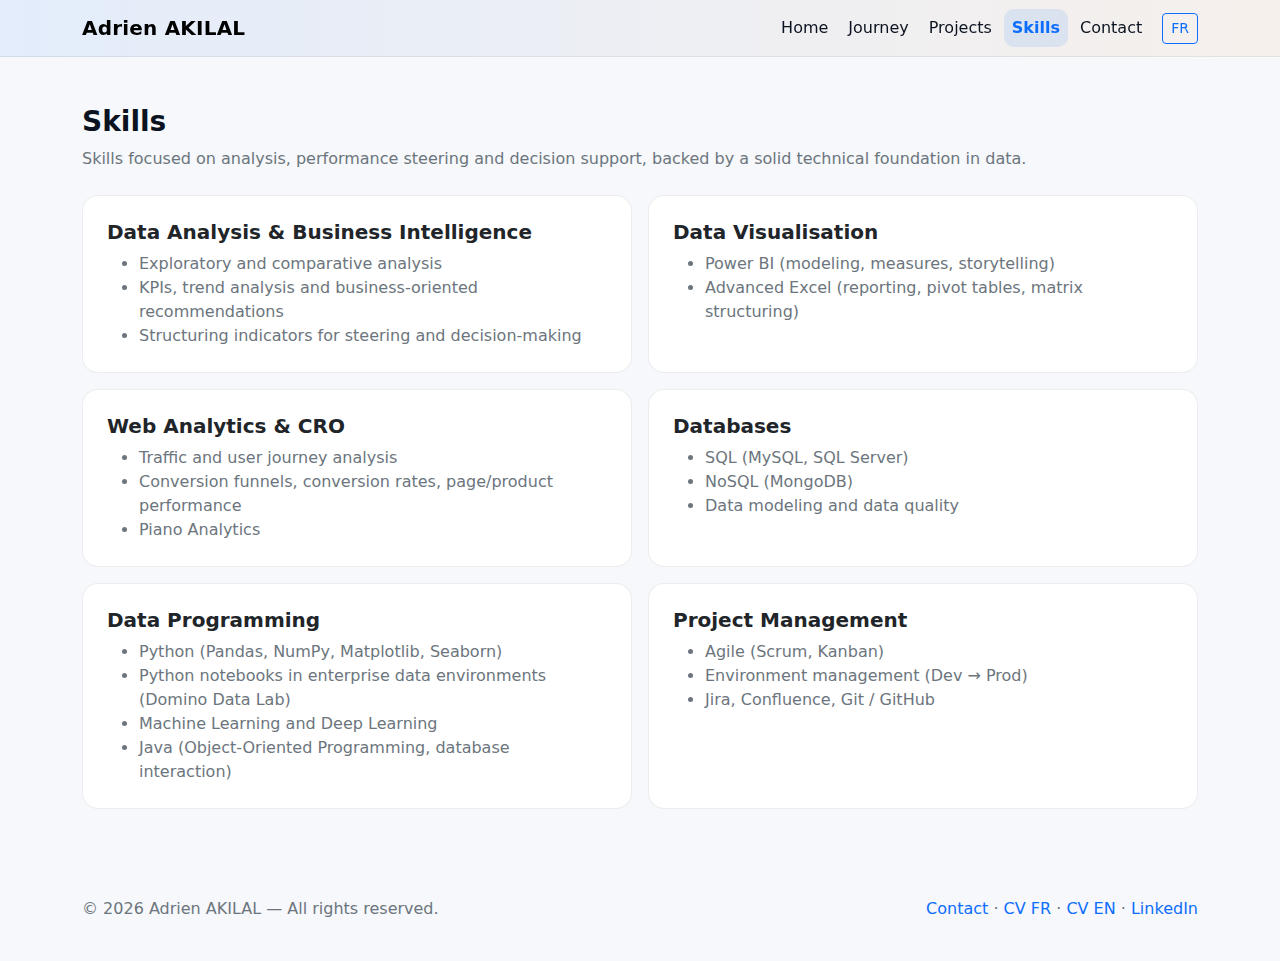
<file: en/skills.html>
<!doctype html>
<html lang="en">
<head>
  <meta charset="utf-8" />
  <meta name="viewport" content="width=device-width, initial-scale=1" />
  <title>Skills — Adrien AKILAL</title>
  <meta name="description" content="Data Analyst skills: analysis, BI, reporting, web analytics, databases and project management." />
  <link href="https://cdn.jsdelivr.net/npm/bootstrap@5.3.3/dist/css/bootstrap.min.css" rel="stylesheet">
  <link href="../assets/css/styles.css" rel="stylesheet">
</head>
<body>

<nav class="navbar navbar-expand-lg sticky-top">
  <div class="container">
    <a class="navbar-brand fw-bold" href="index.html">Adrien AKILAL</a>
    <button class="navbar-toggler" type="button" data-bs-toggle="collapse" data-bs-target="#nav">
      <span class="navbar-toggler-icon"></span>
    </button>
    <div id="nav" class="collapse navbar-collapse">
      <ul class="navbar-nav ms-auto align-items-lg-center gap-1">
        <li class="nav-item"><a class="nav-link" href="index.html">Home</a></li><li class="nav-item"><a class="nav-link" href="experience.html">Journey</a></li><li class="nav-item"><a class="nav-link" href="projects.html">Projects</a></li><li class="nav-item"><a class="nav-link active" href="skills.html">Skills</a></li><li class="nav-item"><a class="nav-link" href="contact.html">Contact</a></li>
        <li class="nav-item ms-lg-2">
          <a class="btn btn-outline-primary btn-sm" href="../skills.html">FR</a>
        </li>
      </ul>
    </div>
  </div>
</nav>

<main class="py-5">
  <div class="container">
    <header class="mb-4">
      <h1 class="h3 fw-bold mb-2">Skills</h1>
      <p class="text-secondary mb-0">
        Skills focused on analysis, performance steering and decision support, backed by a solid technical foundation in data.
      </p>
    </header>

    <div class="row g-3">

      <div class="col-lg-6">
        <div class="card p-4 h-100">
          <h2 class="h5 fw-bold mb-2">Data Analysis & Business Intelligence</h2>
          <ul class="text-secondary mb-0">
            <li>Exploratory and comparative analysis</li>
            <li>KPIs, trend analysis and business-oriented recommendations</li>
            <li>Structuring indicators for steering and decision-making</li>
          </ul>
        </div>
      </div>

      <div class="col-lg-6">
        <div class="card p-4 h-100">
          <h2 class="h5 fw-bold mb-2">Data Visualisation</h2>
          <ul class="text-secondary mb-0">
            <li>Power BI (modeling, measures, storytelling)</li>
            <li>Advanced Excel (reporting, pivot tables, matrix structuring)</li>
          </ul>
        </div>
      </div>

      <div class="col-lg-6">
        <div class="card p-4 h-100">
          <h2 class="h5 fw-bold mb-2">Web Analytics & CRO</h2>
          <ul class="text-secondary mb-0">
            <li>Traffic and user journey analysis</li>
            <li>Conversion funnels, conversion rates, page/product performance</li>
            <li>Piano Analytics</li>
          </ul>
        </div>
      </div>

      <div class="col-lg-6">
        <div class="card p-4 h-100">
          <h2 class="h5 fw-bold mb-2">Databases</h2>
          <ul class="text-secondary mb-0">
            <li>SQL (MySQL, SQL Server)</li>
            <li>NoSQL (MongoDB)</li>
            <li>Data modeling and data quality</li>
          </ul>
        </div>
      </div>

      <div class="col-lg-6">
        <div class="card p-4 h-100">
          <h2 class="h5 fw-bold mb-2">Data Programming</h2>
          <ul class="text-secondary mb-0">
            <li>Python (Pandas, NumPy, Matplotlib, Seaborn)</li>
            <li>Python notebooks in enterprise data environments (Domino Data Lab)</li>
            <li>Machine Learning and Deep Learning</li>
            <li>Java (Object-Oriented Programming, database interaction)</li>
          </ul>
        </div>
      </div>

      <div class="col-lg-6">
        <div class="card p-4 h-100">
          <h2 class="h5 fw-bold mb-2">Project Management</h2>
          <ul class="text-secondary mb-0">
            <li>Agile (Scrum, Kanban)</li>
            <li>Environment management (Dev → Prod)</li>
            <li>Jira, Confluence, Git / GitHub</li>
          </ul>
        </div>
      </div>

      <!--<div class="col-lg-6">
        <div class="card p-4 h-100">
          <h2 class="h5 fw-bold mb-2">Languages</h2>
          <ul class="text-secondary mb-0">
            <li>French (Native)</li>
            <li>English (Fluent)</li>
            <li>Arabic (Fluent)</li>
            <li>German (Basic)</li>
          </ul>
        </div>
      </div>

      <div class="col-lg-6">
        <div class="card p-4 h-100">
          <h2 class="h5 fw-bold mb-2">Interests</h2>
          <ul class="text-secondary mb-0">
            <li>Drawing and painting</li>
            <li>Hiking</li>
            <li>Travel</li>
            <li>Theater</li>
            <li>Board games</li>
          </ul>
        </div>
      </div>-->

    </div>
  </div>
</main>

<footer class="footer">
  <div class="container d-flex flex-wrap justify-content-between align-items-center gap-2">
    <div>© <span id="y"></span> Adrien AKILAL — All rights reserved.</div>
    <div class="text-secondary">
      <a class="small-link" href="contact.html">Contact</a> ·
      <a class="small-link" href="../assets/pdf/CV_Adrien_AKILAL_FR.pdf" target="_blank" rel="noopener">CV FR</a> ·
      <a class="small-link" href="../assets/pdf/CV_Adrien_AKILAL_EN.pdf" target="_blank" rel="noopener">CV EN</a> ·
      <a class="small-link" href="https://linkedin.com/in/adrien-akilal" target="_blank" rel="noopener">LinkedIn</a>
    </div>
  </div>
</footer>
<script src="https://cdn.jsdelivr.net/npm/bootstrap@5.3.3/dist/js/bootstrap.bundle.min.js"></script>
<script>document.getElementById("y").textContent = new Date().getFullYear();</script>
</body>
</html>
</file>
<file: assets/css/styles.css>
:root{
  --brand:#0d6efd;
  --accent:#ff7a00;
  --ink:#0b1320;
  --muted:#6c757d;
  --bg:#f6f8fb;
  --card:#ffffff;
}
html{scroll-behavior:smooth;}
body{
  font-family: system-ui, -apple-system, Segoe UI, Roboto, Arial, sans-serif;
  color: var(--ink);
  background: var(--bg);
}
.navbar{
  background: linear-gradient(90deg, rgba(13,110,253,.08) 0%, rgba(255,122,0,.06) 100%) !important;
  border-bottom: 1px solid rgba(15,23,42,.08);
  backdrop-filter: blur(10px);
}
.navbar .navbar-brand{letter-spacing:.2px;}
.navbar .nav-link{
  color: var(--ink);
  border-radius: 10px;
  padding: .45rem .75rem;
}
.navbar .nav-link:hover{
  color: var(--accent);
  background: rgba(255,122,0,.08);
}
.navbar .nav-link.active{
  color: var(--brand);
  background: rgba(13,110,253,.10);
  font-weight: 700;
}
.hero{padding: 5rem 0 3rem 0;}
.hero-card{
  background: linear-gradient(135deg, #ffffff 0%, #f2f6ff 100%);
  border: 1px solid rgba(13,110,253,.12);
}
.badge-skill{
  background: rgba(13,110,253,.08);
  color: var(--brand);
  border: 1px solid rgba(13,110,253,.2);
  font-weight: 650;
}
.badge-skill.alt{
  background: rgba(255,122,0,.08);
  color: var(--accent);
  border: 1px solid rgba(255,122,0,.22);
}
.section-title{letter-spacing: .2px;}
.card{
  border: 1px solid rgba(15,23,42,.08);
  border-radius: 16px;
}
.card-hover{transition: transform .15s ease, box-shadow .15s ease;}
.card-hover:hover{transform: translateY(-2px); box-shadow: 0 10px 24px rgba(15,23,42,.08);}
.footer{color: var(--muted); padding: 2.5rem 0;}
.small-link{text-decoration:none;}
.small-link:hover{text-decoration:underline;}
.kpi{
  border-radius: 14px;
  border: 1px solid rgba(15,23,42,.08);
  background: #fff;
  padding: 1rem;
}
.kpi .label{color: var(--muted); font-size: .9rem;}
.kpi .value{font-weight: 800; font-size: 1.35rem; line-height: 1.1; white-space: nowrap;}
.timeline{
  border-left: 3px solid rgba(13,110,253,.18);
  padding-left: 1rem;
}
.timeline .item{
  position: relative;
  padding: 1rem 1rem 1rem 1.25rem;
  margin: .75rem 0;
  background: #fff;
  border: 1px solid rgba(15,23,42,.08);
  border-radius: 16px;
}
.timeline .dot{
  position:absolute;
  left:-1.25rem;
  top:1.35rem;
  width:14px;
  height:14px;
  border-radius:999px;
  background: var(--brand);
  box-shadow: 0 0 0 6px rgba(13,110,253,.12);
}
.tag{
  display:inline-block;
  padding:.35rem .65rem;
  border-radius:999px;
  border:1px solid rgba(15,23,42,.10);
  background:#fff;
  color: var(--ink);
  font-size:.85rem;
}
blockquote{
  border-left: 4px solid rgba(255,122,0,.45);
  padding-left: 1rem;
  color: var(--muted);
}

/* Mobile avatar styling */
@media (max-width: 991.98px) {
  .avatar-mobile {
    width: 100px !important;
    height: 100px !important;
    flex-shrink: 0;
  }
  .mobile-header-layout {
    justify-content: space-between !important;
    gap: 1rem !important;
  }
  .mobile-header-layout h1 {
    flex-shrink: 1;
    min-width: 0;
    white-space: nowrap;
    font-size: 2rem !important;
  }
}
</file>
